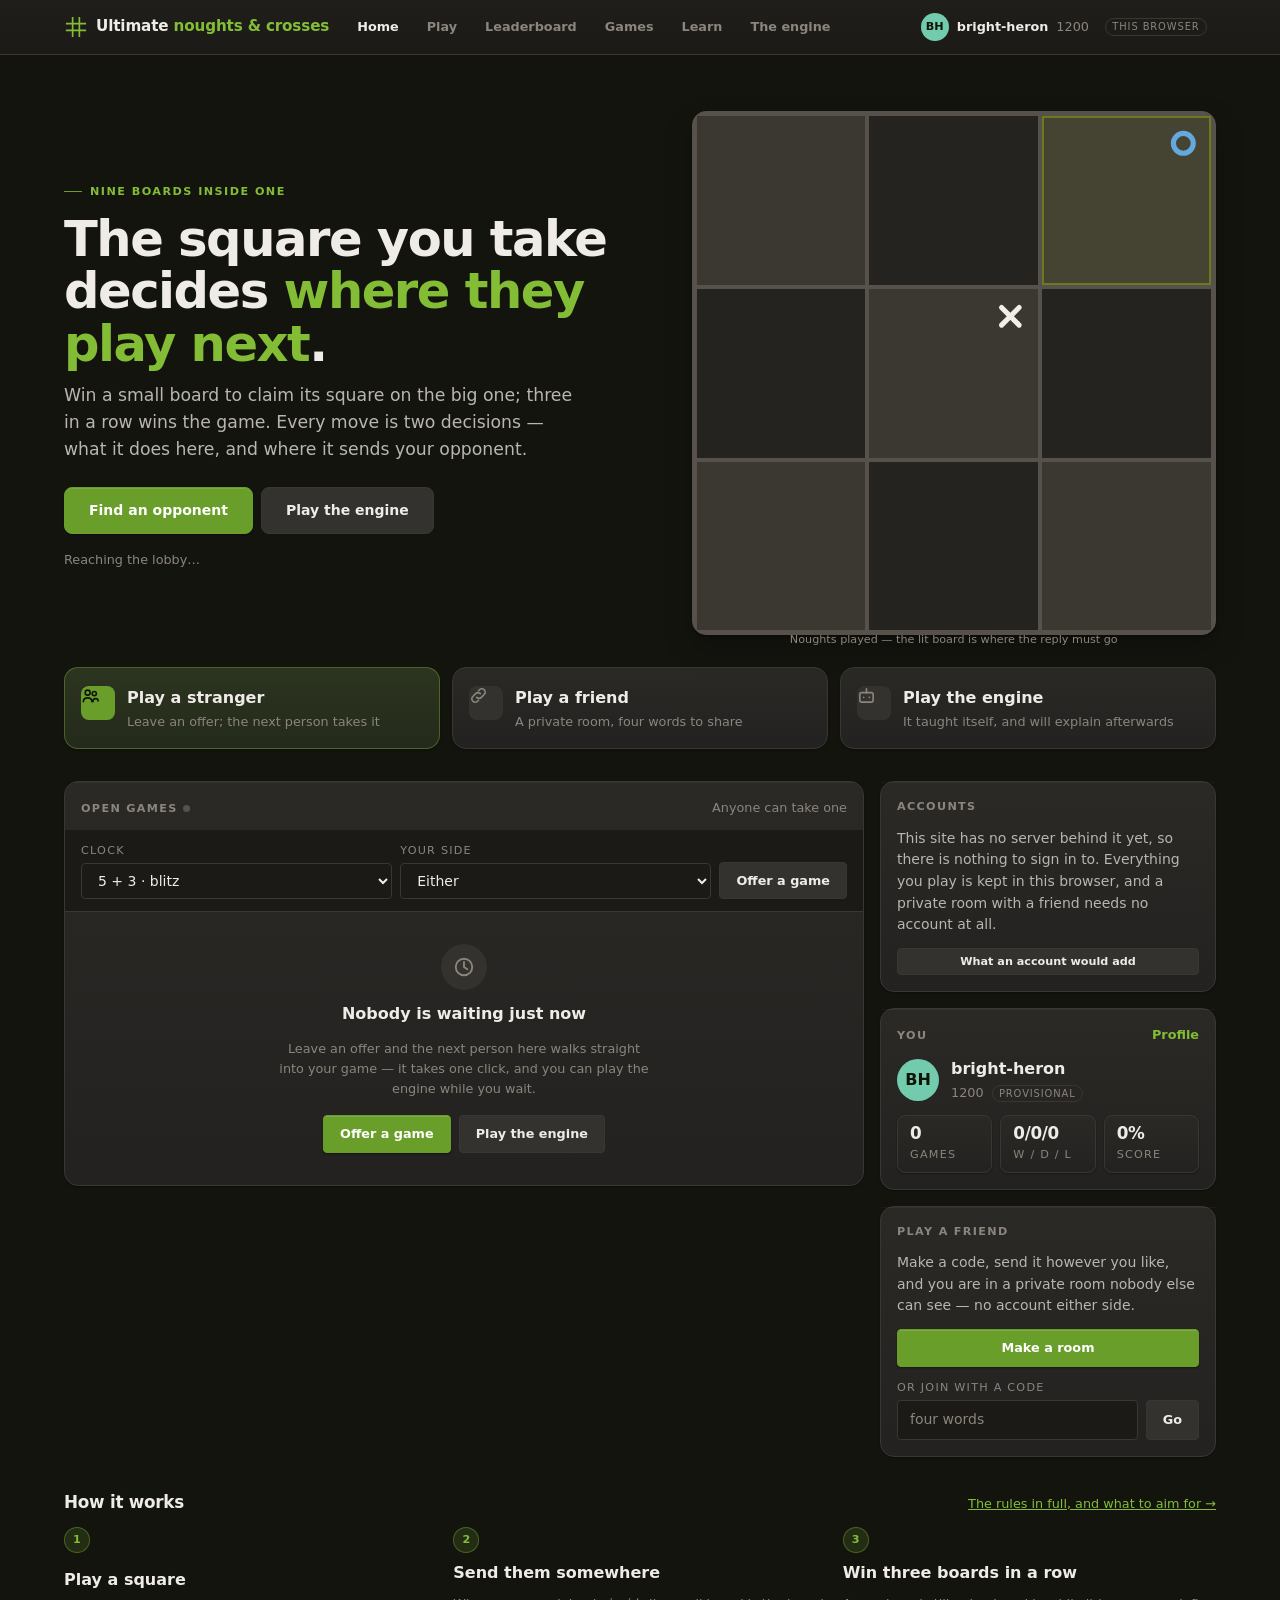
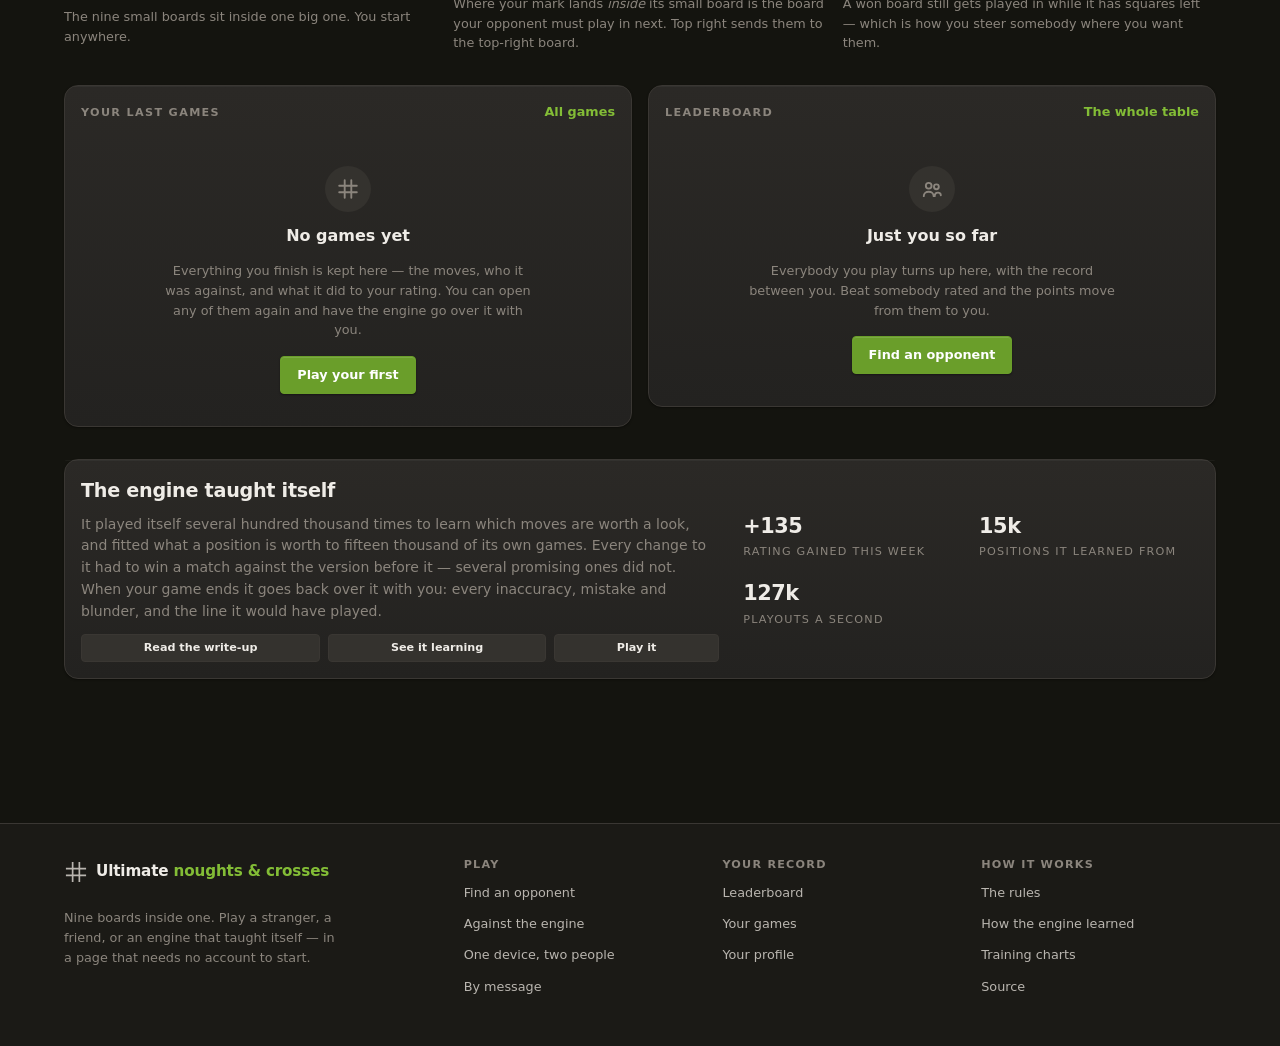
<file: index.html>
<!DOCTYPE html>
<html lang="en">
<head>
<meta charset="UTF-8" />
<meta name="viewport" content="width=device-width, initial-scale=1.0" />
<meta name="description" content="Ultimate noughts and crosses — nine boards inside one. Play a stranger in the open lobby, a friend in a private room, or an engine that taught itself. No account needed to start." />
<meta name="theme-color" content="#14140f" />
<meta property="og:title" content="Ultimate noughts and crosses" />
<meta property="og:description" content="Nine boards inside one. The square you take decides which board your opponent must play in next." />
<meta property="og:type" content="website" />
<title>Ultimate Noughts and Crosses — nine boards inside one</title>
<link rel="stylesheet" href="assets/css/site.css?v=32" />
<link rel="icon" href="data:image/svg+xml,%3Csvg xmlns='http://www.w3.org/2000/svg' viewBox='0 0 100 100'%3E%3Cg stroke='%2383bd36' stroke-width='6' fill='none'%3E%3Cpath d='M36 8v84M64 8v84M8 36h84M8 64h84'/%3E%3C/g%3E%3C/svg%3E" />
</head>
<body data-page="home">
<a class="skip-link" href="#main">Skip to the lobby</a>

<main class="page" id="main">

  <!-- ------------------------------------------------------------- the hero -->
  <section class="hero">
    <div class="hero__text rise">
      <p class="hero__eyebrow">Nine boards inside one</p>
      <h1>The square you take decides <b>where they play next</b>.</h1>
      <p class="hero__lede">Win a small board to claim its square on the big one;
        three in a row wins the game. Every move is two decisions — what it does
        here, and where it sends your opponent.</p>
      <div class="hero__go">
        <button class="btn btn--go btn--big" type="button" data-quick>Find an opponent</button>
        <a class="btn btn--big" href="play.html?mode=computer">Play the engine</a>
      </div>
      <p class="hero__note" data-lobby-status>Reaching the lobby…</p>
    </div>

    <div class="hero__board rise rise-2">
      <div class="hero__grid" data-hero aria-hidden="true"></div>
      <p class="hero__cap" data-hero-cap>A game, playing itself</p>
    </div>
  </section>

  <!-- ------------------------------------------------------ three ways in -->
  <section class="section" style="margin-top:0">
    <div class="ways">
      <button class="pick pick--go" type="button" data-quick>
        <span class="pick__mark" data-icon="people"></span>
        <span><b>Play a stranger</b><span data-ways-lobby>Someone waiting in the lobby, rated</span></span>
      </button>
      <a class="pick" href="play.html?mode=online&amp;host=1">
        <span class="pick__mark" data-icon="link"></span>
        <span><b>Play a friend</b><span>A private room, four words to share</span></span>
      </a>
      <a class="pick" href="play.html?mode=computer">
        <span class="pick__mark" data-icon="robot"></span>
        <span><b>Play the engine</b><span>It taught itself, and will explain afterwards</span></span>
      </a>
    </div>
  </section>

  <!-- ---------------------------------------------------------- the lobby -->
  <div class="cols cols--side section">
    <section class="card card--flush">
      <div class="card__head" style="padding:var(--s-4) var(--s-4) 0">
        <h2><span data-lobby-name>Open games</span>
          <span class="dot dot--off" data-lobby-dot></span>
          <span data-lobby-count class="quiet"></span></h2>
        <span class="quiet" style="font-size:.8rem">Anyone can take one</span>
      </div>

      <div class="lobbybar">
        <div>
          <label class="lbl" for="seek-tc">Clock</label>
          <select id="seek-tc" data-seek-tc>
            <option value="0">No clock</option>
            <option value="60+0">1 + 0 · bullet</option>
            <option value="180+2">3 + 2 · blitz</option>
            <option value="300+3" selected>5 + 3 · blitz</option>
            <option value="600+0">10 + 0 · rapid</option>
            <option value="move:300">5 minutes a move</option>
          </select>
        </div>
        <div>
          <label class="lbl" for="seek-side">Your side</label>
          <select id="seek-side" data-seek-side>
            <option value="either" selected>Either</option>
            <option value="X">Crosses, first</option>
            <option value="O">Noughts, second</option>
          </select>
        </div>
        <button class="btn" type="button" data-offer>Offer a game</button>
      </div>

      <div class="scroll">
        <table class="tbl" data-seeks-table hidden>
          <thead><tr>
            <th>Player</th><th class="num">Rating</th><th>Clock</th>
            <th>Side</th><th>Waiting</th><th></th>
          </tr></thead>
          <tbody data-seeks></tbody>
        </table>
      </div>
      <div data-seeks-empty></div>
    </section>

    <div class="stack">
      <section class="card" data-account hidden>
        <div class="card__head"><h2 data-account-head>Your account</h2>
          <span class="quiet" style="font-size:.78rem" data-account-where></span></div>
        <div data-account-body></div>
      </section>

      <section class="card" data-you>
        <div class="card__head"><h2>You</h2><a href="profile.html">Profile</a></div>
        <div data-you-body></div>
      </section>

      <section class="card">
        <div class="card__head"><h2>Play a friend</h2></div>
        <p>Make a code, send it however you like, and you are in a private room
           nobody else can see — no account either side.</p>
        <div class="row-btn">
          <a class="btn btn--go" href="play.html?mode=online&amp;host=1">Make a room</a>
        </div>
        <label class="lbl lbl--spaced" for="join">Or join with a code</label>
        <form class="row-join" data-join-form>
          <input id="join" type="text" data-join-code placeholder="four words" autocomplete="off" />
          <button class="btn" type="submit">Go</button>
        </form>
      </section>
    </div>
  </div>

  <!-- ------------------------------------------------------ how it works -->
  <section class="section">
    <div class="section__head">
      <h2>How it works</h2>
      <p><a href="learn.html">The rules in full, and what to aim for →</a></p>
    </div>
    <div class="steps">
      <div class="step">
        <span class="step__n">1</span>
        <b>Play a square</b>
        <p>The nine small boards sit inside one big one. You start anywhere.</p>
      </div>
      <div class="step">
        <span class="step__n">2</span>
        <b>Send them somewhere</b>
        <p>Where your mark lands <em>inside</em> its small board is the board
           your opponent must play in next. Top right sends them to the top-right
           board.</p>
      </div>
      <div class="step">
        <span class="step__n">3</span>
        <b>Win three boards in a row</b>
        <p>A won board still gets played in while it has squares left — which is
           how you steer somebody where you want them.</p>
      </div>
    </div>
  </section>

  <!-- --------------------------------------------------- record and ladder -->
  <div class="cols cols--2 section">
    <section class="card card--flush">
      <div class="card__head" style="padding:var(--s-4) var(--s-4) 0">
        <h2>Your last games</h2><a href="games.html">All games</a>
      </div>
      <div class="scroll"><table class="tbl"><tbody data-recent></tbody></table></div>
      <div data-recent-empty></div>
    </section>

    <section class="card card--flush">
      <div class="card__head" style="padding:var(--s-4) var(--s-4) 0">
        <h2><span data-top-name>Leaderboard</span></h2>
        <a href="leaderboard.html">The whole table</a>
      </div>
      <div class="scroll"><table class="tbl"><tbody data-top></tbody></table></div>
      <div data-top-empty></div>
    </section>
  </div>

  <!-- ------------------------------------------------------------ the engine -->
  <section class="section">
    <div class="card engine-strip">
      <div>
        <h2 style="margin:0 0 var(--s-2);font-size:1.2rem">The engine taught itself</h2>
        <p style="color:var(--text-dim)">It played itself several hundred thousand
          times to learn which moves are worth a look, and fitted what a position
          is worth to fifteen thousand of its own games. Every change to it had to
          win a match against the version before it — several promising ones did
          not. When your game ends it goes back over it with you: every
          inaccuracy, mistake and blunder, and the line it would have played.</p>
        <div class="row-btn">
          <a class="btn btn--slim" href="paper.html">Read the write-up</a>
          <a class="btn btn--slim" href="progress.html">See it learning</a>
          <a class="btn btn--slim" href="play.html?mode=computer">Play it</a>
        </div>
      </div>
      <div class="facts facts--three" style="border:0;padding:0">
        <div class="fact"><b>+135</b><span>rating gained this week</span></div>
        <div class="fact"><b>15k</b><span>positions it learned from</span></div>
        <div class="fact"><b>127k</b><span>playouts a second</span></div>
      </div>
    </div>
  </section>

</main>

<script src="assets/js/config.js?v=32"></script>
<script src="assets/js/account.js?v=32"></script>
<script src="assets/js/player.js?v=32"></script>
<script src="assets/js/archive.js?v=32"></script>
<script src="assets/js/site.js?v=32"></script>
<script src="assets/js/net.js?v=32"></script>
<script src="assets/js/live.js?v=32"></script>
<script src="assets/js/lobby.js?v=32"></script>
<script src="assets/js/home.js?v=32" defer></script>
</body>
</html>
</file>
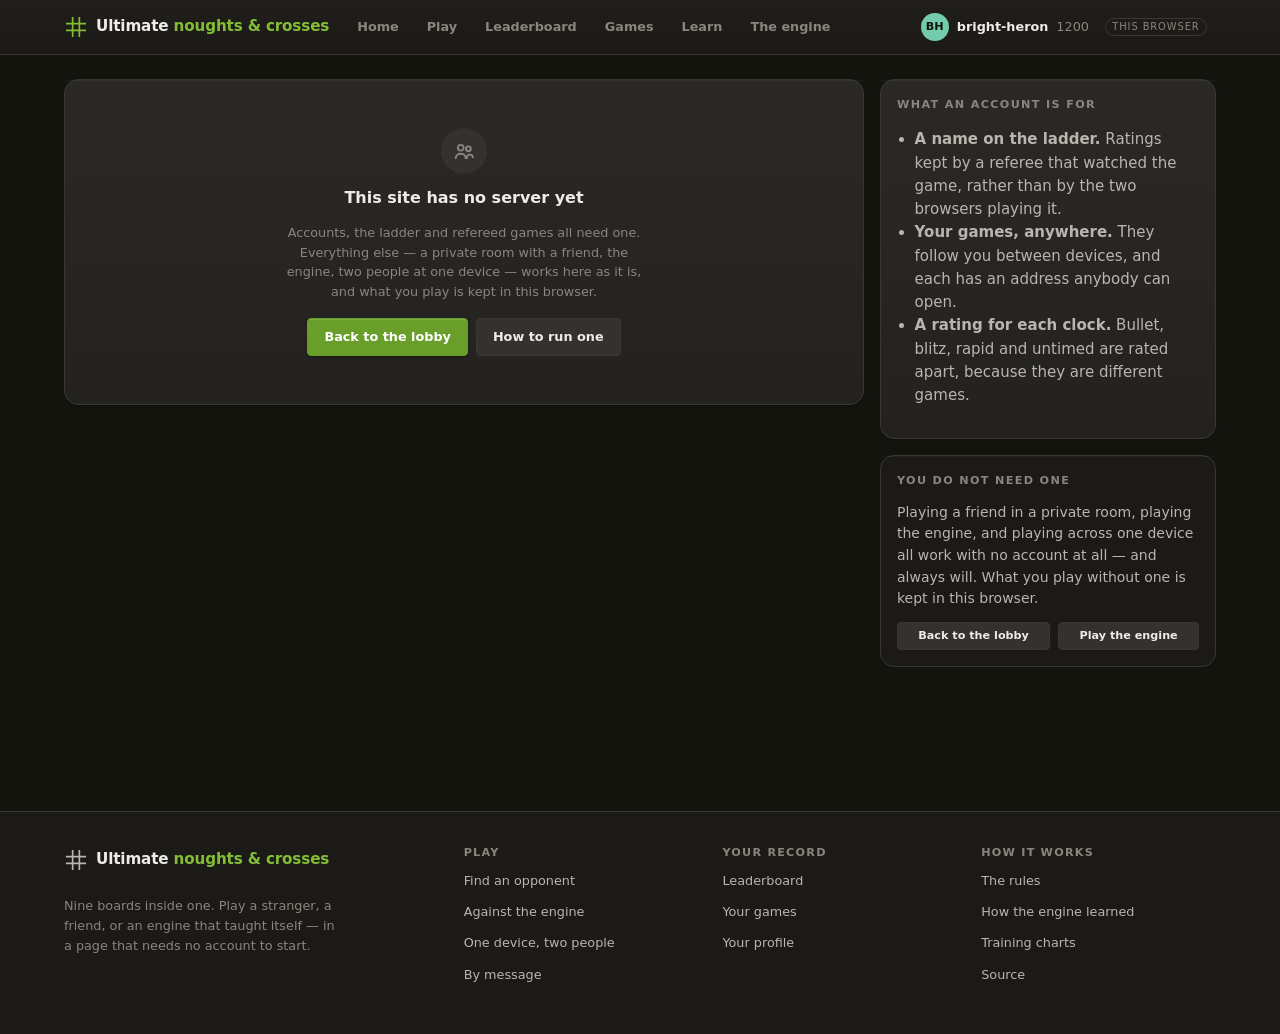
<file: account.html>
<!DOCTYPE html>
<html lang="en">
<head>
<meta charset="UTF-8" />
<meta name="viewport" content="width=device-width, initial-scale=1.0" />
<meta name="description" content="Make an account: a name on the ladder, your games kept, and a referee neither player can argue with." />
<meta name="theme-color" content="#14140f" />
<title>Account · Ultimate Noughts and Crosses</title>
<link rel="stylesheet" href="assets/css/site.css?v=32" />
<link rel="icon" href="data:image/svg+xml,%3Csvg xmlns='http://www.w3.org/2000/svg' viewBox='0 0 100 100'%3E%3Cg stroke='%2383bd36' stroke-width='6' fill='none'%3E%3Cpath d='M36 8v84M64 8v84M8 36h84M8 64h84'/%3E%3C/g%3E%3C/svg%3E" />
</head>
<body data-page="account">
<a class="skip-link" href="#main">Skip to the form</a>

<main class="page" id="main">
  <div class="cols cols--side">

    <section class="card" data-box>
      <div class="tabs" data-tabs>
        <button class="tab tab--on" type="button" data-tab="join">Create an account</button>
        <button class="tab" type="button" data-tab="in">Sign in</button>
      </div>
      <div data-form></div>
      <p class="netline" data-said></p>
    </section>

    <div class="stack">
      <section class="card">
        <div class="card__head"><h2>What an account is for</h2></div>
        <ul class="learn__list" style="padding-left:1.1rem">
          <li><b>A name on the ladder.</b> Ratings kept by a referee that watched
              the game, rather than by the two browsers playing it.</li>
          <li><b>Your games, anywhere.</b> They follow you between devices, and
              each has an address anybody can open.</li>
          <li><b>A rating for each clock.</b> Bullet, blitz, rapid and untimed are
              rated apart, because they are different games.</li>
        </ul>
      </section>

      <section class="card card--quiet">
        <div class="card__head"><h2>You do not need one</h2></div>
        <p>Playing a friend in a private room, playing the engine, and playing
           across one device all work with no account at all — and always will.
           What you play without one is kept in this browser.</p>
        <div class="row-btn">
          <a class="btn btn--slim" href="index.html">Back to the lobby</a>
          <a class="btn btn--slim" href="play.html?mode=computer">Play the engine</a>
        </div>
      </section>
    </div>
  </div>
</main>

<script src="assets/js/config.js?v=32"></script>
<script src="assets/js/account.js?v=32"></script>
<script src="assets/js/player.js?v=32"></script>
<script src="assets/js/archive.js?v=32"></script>
<script src="assets/js/site.js?v=32"></script>
<script src="assets/js/join.js?v=32" defer></script>
</body>
</html>
</file>
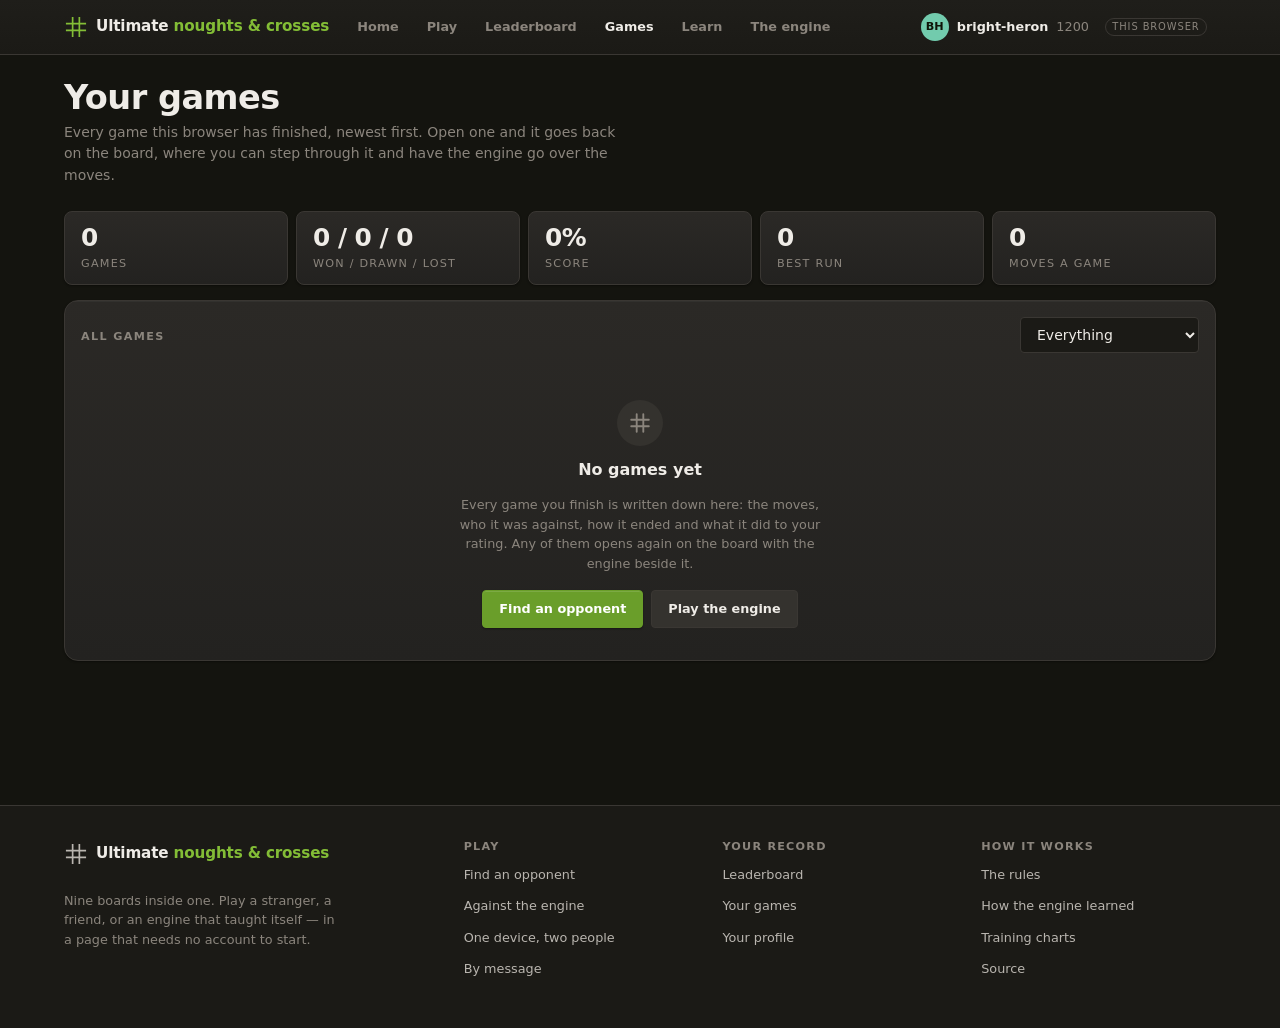
<file: games.html>
<!DOCTYPE html>
<html lang="en">
<head>
<meta charset="UTF-8" />
<meta name="viewport" content="width=device-width, initial-scale=1.0" />
<meta name="description" content="Every game you have played, with the engine's verdict a click away." />
<meta name="theme-color" content="#161512" />
<title>Games · Ultimate Noughts and Crosses</title>
<link rel="stylesheet" href="assets/css/site.css?v=32" />
<link rel="icon" href="data:image/svg+xml,%3Csvg xmlns='http://www.w3.org/2000/svg' viewBox='0 0 100 100'%3E%3Cg stroke='%23629924' stroke-width='6' fill='none'%3E%3Cpath d='M36 8v84M64 8v84M8 36h84M8 64h84'/%3E%3C/g%3E%3C/svg%3E" />
</head>
<body data-page="games">
<main class="page" id="main">
  <div class="page__head">
    <h1>Your games</h1>
    <p>Every game this browser has finished, newest first. Open one and it goes
       back on the board, where you can step through it and have the engine go
       over the moves.</p>
  </div>

  <div class="tabs" data-tabs hidden>
    <button class="tab" type="button" data-tab="server">Your account</button>
    <button class="tab" type="button" data-tab="local">This browser</button>
  </div>

  <div class="tiles" data-tiles></div>

  <section class="card card--flush" style="margin-top:.9rem">
    <div class="card__head" style="padding:1rem 1rem .2rem">
      <h2>All games</h2>
      <span>
        <select data-filter style="width:auto;display:inline-block">
          <option value="all">Everything</option>
          <option value="online">Online only</option>
          <option value="rated">Rated only</option>
          <option value="computer">Against the engine</option>
          <option value="win">Won</option>
          <option value="loss">Lost</option>
        </select>
      </span>
    </div>
    <div class="scroll" data-table-box>
      <table class="tbl">
        <thead><tr>
          <th></th><th>Opponent</th><th>You were</th><th>Moves</th>
          <th class="num">Rating</th><th>Ended</th><th>When</th><th></th>
        </tr></thead>
        <tbody data-rows></tbody>
      </table>
    </div>
    <div data-empty></div>
    <div class="row-btn" style="padding:var(--s-3)" data-tools>
      <button class="btn btn--slim" type="button" data-export>Copy them all as text</button>
      <button class="btn btn--slim" type="button" data-forget>Delete my record</button>
    </div>
  </section>
</main>

<script src="assets/js/config.js?v=32"></script>
<script src="assets/js/account.js?v=32"></script>
<script src="assets/js/player.js?v=32"></script>
<script src="assets/js/archive.js?v=32"></script>
<script src="assets/js/site.js?v=32"></script>
<script src="assets/js/games.js?v=32" defer></script>
</body>
</html>
</file>
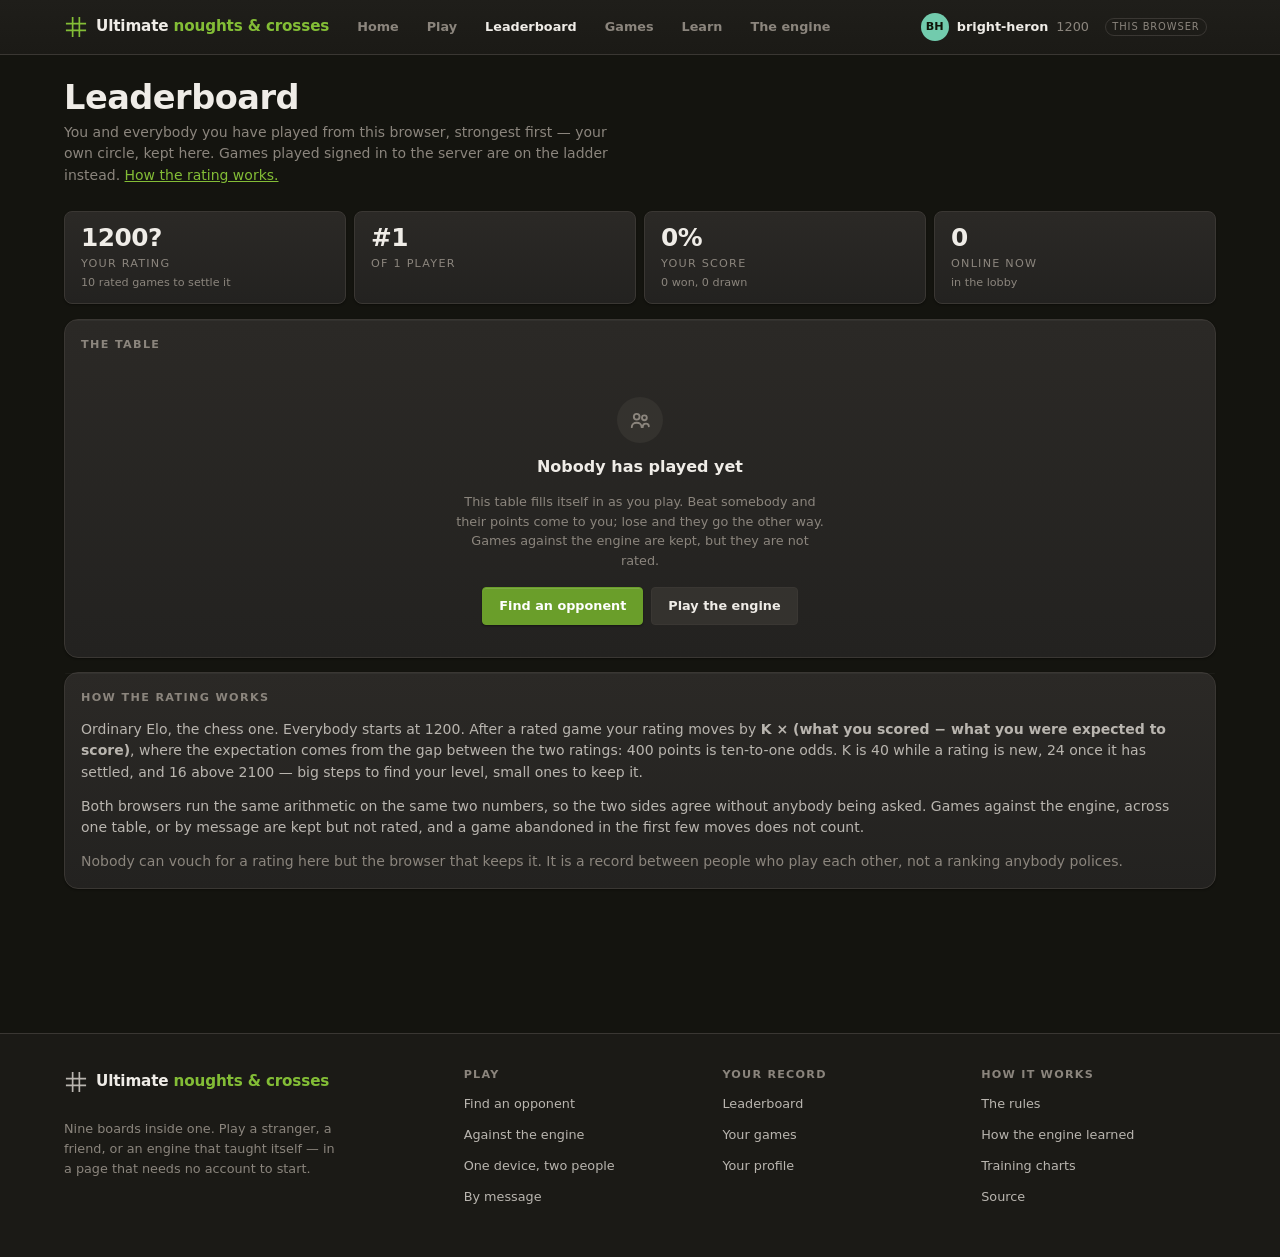
<file: leaderboard.html>
<!DOCTYPE html>
<html lang="en">
<head>
<meta charset="UTF-8" />
<meta name="viewport" content="width=device-width, initial-scale=1.0" />
<meta name="description" content="The rating table: you and everybody you have played, strongest first." />
<meta name="theme-color" content="#161512" />
<title>Leaderboard · Ultimate Noughts and Crosses</title>
<link rel="stylesheet" href="assets/css/site.css?v=32" />
<link rel="icon" href="data:image/svg+xml,%3Csvg xmlns='http://www.w3.org/2000/svg' viewBox='0 0 100 100'%3E%3Cg stroke='%23629924' stroke-width='6' fill='none'%3E%3Cpath d='M36 8v84M64 8v84M8 36h84M8 64h84'/%3E%3C/g%3E%3C/svg%3E" />
</head>
<body data-page="board">
<main class="page" id="main">
  <div class="page__head">
    <h1>Leaderboard</h1>
    <p data-blurb>You and everybody you have played, strongest first.
       <a href="#how">How the rating works.</a></p>
  </div>

  <div class="tabs" data-tabs hidden>
    <button class="tab" type="button" data-tab="server">The ladder</button>
    <button class="tab" type="button" data-tab="local">Your circle</button>
  </div>
  <div class="tabs" data-kinds hidden style="margin-left:var(--s-2)">
    <button class="tab" type="button" data-kind="overall">Overall</button>
    <button class="tab" type="button" data-kind="bullet">Bullet</button>
    <button class="tab" type="button" data-kind="blitz">Blitz</button>
    <button class="tab" type="button" data-kind="rapid">Rapid</button>
    <button class="tab" type="button" data-kind="untimed">Untimed</button>
  </div>

  <div class="tiles" data-tiles></div>

  <section class="card card--flush" style="margin-top:.9rem">
    <div class="card__head" style="padding:1rem 1rem 0">
      <h2>The table</h2>
      <span class="quiet" style="font-size:.76rem" data-live-note></span>
    </div>
    <div class="scroll" data-table-box>
      <table class="tbl">
        <thead><tr>
          <th class="num">#</th><th>Player</th><th class="num">Rating</th>
          <th class="num">Games</th><th class="num">W</th><th class="num">D</th>
          <th class="num">L</th><th class="num">Score</th><th>Last seen</th>
        </tr></thead>
        <tbody data-table></tbody>
      </table>
    </div>
    <div data-empty></div>
  </section>

  <section class="card" style="margin-top:.9rem" id="how">
    <div class="card__head"><h2>How the rating works</h2></div>
    <p>Ordinary Elo, the chess one. Everybody starts at 1200. After a rated game
       your rating moves by <b>K × (what you scored − what you were expected to
       score)</b>, where the expectation comes from the gap between the two
       ratings: 400 points is ten-to-one odds. K is 40 while a rating is new,
       24 once it has settled, and 16 above 2100 — big steps to find your level,
       small ones to keep it.</p>
    <p>Both browsers run the same arithmetic on the same two numbers, so the two
       sides agree without anybody being asked. Games against the engine, across
       one table, or by message are kept but not rated, and a game abandoned in
       the first few moves does not count.</p>
    <p class="netline">Nobody can vouch for a rating here but the browser that
       keeps it. It is a record between people who play each other, not a
       ranking anybody polices.</p>
  </section>
</main>

<script src="assets/js/config.js?v=32"></script>
<script src="assets/js/account.js?v=32"></script>
<script src="assets/js/player.js?v=32"></script>
<script src="assets/js/archive.js?v=32"></script>
<script src="assets/js/site.js?v=32"></script>
<script src="assets/js/live.js?v=32"></script>
<script src="assets/js/lobby.js?v=32"></script>
<script src="assets/js/leaderboard.js?v=32" defer></script>
</body>
</html>
</file>
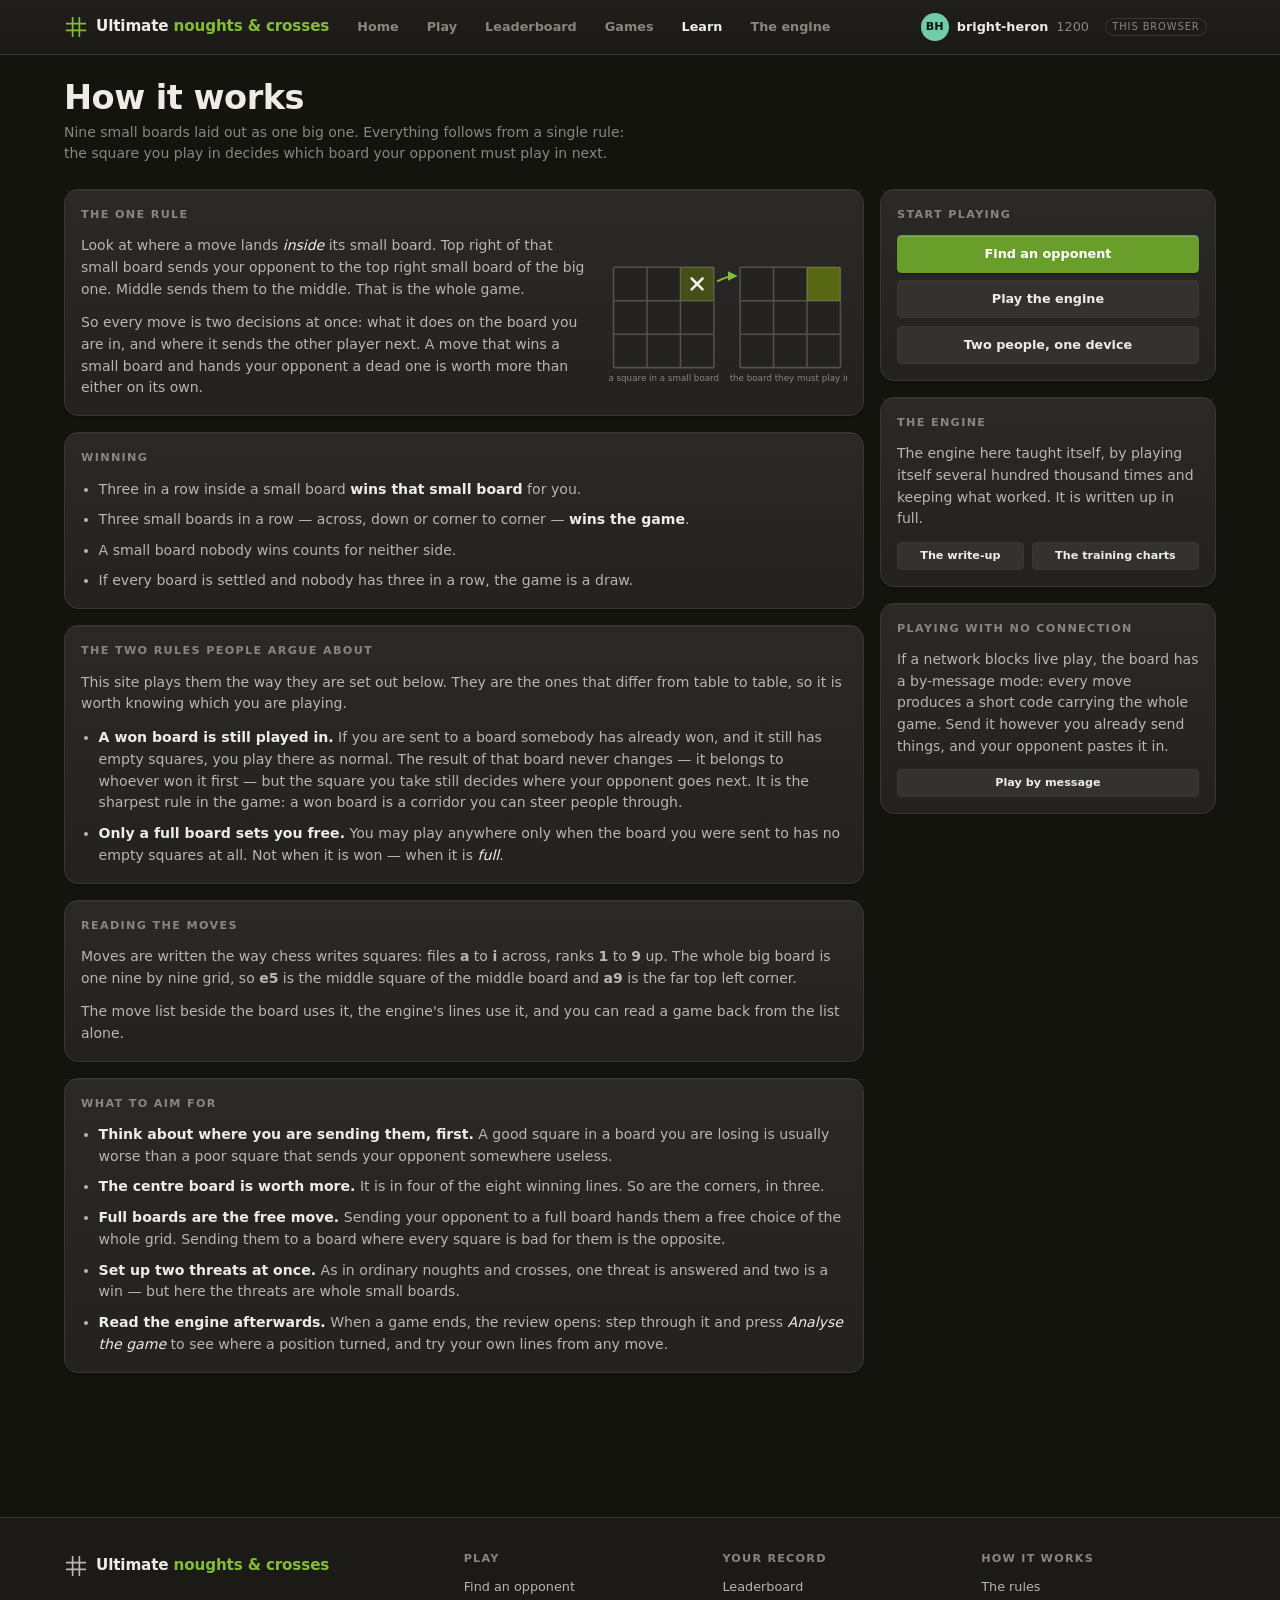
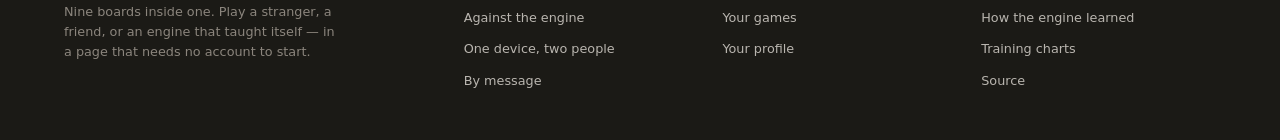
<file: learn.html>
<!DOCTYPE html>
<html lang="en">
<head>
<meta charset="UTF-8" />
<meta name="viewport" content="width=device-width, initial-scale=1.0" />
<meta name="description" content="The rules of ultimate noughts and crosses, the notation, and what to aim for once you know them." />
<meta name="theme-color" content="#161512" />
<title>Learn · Ultimate Noughts and Crosses</title>
<link rel="stylesheet" href="assets/css/site.css?v=32" />
<link rel="stylesheet" href="assets/css/learn.css?v=32" />
<link rel="icon" href="data:image/svg+xml,%3Csvg xmlns='http://www.w3.org/2000/svg' viewBox='0 0 100 100'%3E%3Cg stroke='%23629924' stroke-width='6' fill='none'%3E%3Cpath d='M36 8v84M64 8v84M8 36h84M8 64h84'/%3E%3C/g%3E%3C/svg%3E" />
</head>
<body data-page="learn">
<main class="page" id="main">
  <div class="page__head">
    <h1>How it works</h1>
    <p>Nine small boards laid out as one big one. Everything follows from a
       single rule: the square you play in decides which board your opponent
       must play in next.</p>
  </div>

  <div class="cols cols--side">
    <div class="stack">

      <section class="card">
        <div class="card__head"><h2>The one rule</h2></div>
        <div class="learn__split">
          <div>
            <p>Look at where a move lands <em>inside</em> its small board. Top
               right of that small board sends your opponent to the top right
               small board of the big one. Middle sends them to the middle. That
               is the whole game.</p>
            <p>So every move is two decisions at once: what it does on the board
               you are in, and where it sends the other player next. A move that
               wins a small board and hands your opponent a dead one is worth
               more than either on its own.</p>
          </div>
          <svg viewBox="0 0 220 120" class="diagram" role="img"
               aria-label="A cross played in the top-right square of a small board sends the next move to the top-right board of the big one.">
            <g class="diagram__grid">
              <rect x="6" y="14" width="92" height="92" rx="1"/>
              <path d="M36.7 14v92M67.3 14v92M6 44.7h92M6 75.3h92"/>
              <rect x="122" y="14" width="92" height="92" rx="1"/>
              <path d="M152.7 14v92M183.3 14v92M122 44.7h92M122 75.3h92"/>
            </g>
            <rect class="diagram__here" x="67.3" y="14" width="30.6" height="30.6"/>
            <g class="diagram__mark">
              <path d="M77.6 24.3l10 10M87.6 24.3l-10 10"/>
            </g>
            <rect class="diagram__there" x="183.3" y="14" width="30.6" height="30.6"/>
            <path class="diagram__arrow" d="M101 27c7-4 12-5 17-5" marker-end="url(#tip)"/>
            <defs><marker id="tip" viewBox="0 0 10 10" refX="8" refY="5"
              markerWidth="5" markerHeight="5" orient="auto">
              <path d="M0 0l10 5-10 5z" fill="currentColor"/></marker></defs>
            <text class="diagram__label" x="52" y="118" text-anchor="middle">a square in a small board</text>
            <text class="diagram__label" x="168" y="118" text-anchor="middle">the board they must play in</text>
          </svg>
        </div>
      </section>

      <section class="card">
        <div class="card__head"><h2>Winning</h2></div>
        <ul class="learn__list">
          <li>Three in a row inside a small board <b>wins that small board</b> for you.</li>
          <li>Three small boards in a row — across, down or corner to corner —
              <b>wins the game</b>.</li>
          <li>A small board nobody wins counts for neither side.</li>
          <li>If every board is settled and nobody has three in a row, the game
              is a draw.</li>
        </ul>
      </section>

      <section class="card">
        <div class="card__head"><h2>The two rules people argue about</h2></div>
        <p>This site plays them the way they are set out below. They are the ones
           that differ from table to table, so it is worth knowing which you are
           playing.</p>
        <ul class="learn__list">
          <li><b>A won board is still played in.</b> If you are sent to a board
              somebody has already won, and it still has empty squares, you play
              there as normal. The result of that board never changes — it belongs
              to whoever won it first — but the square you take still decides
              where your opponent goes next. It is the sharpest rule in the game:
              a won board is a corridor you can steer people through.</li>
          <li><b>Only a full board sets you free.</b> You may play anywhere only
              when the board you were sent to has no empty squares at all. Not
              when it is won — when it is <em>full</em>.</li>
        </ul>
      </section>

      <section class="card">
        <div class="card__head"><h2>Reading the moves</h2></div>
        <p>Moves are written the way chess writes squares: files <b>a</b> to
           <b>i</b> across, ranks <b>1</b> to <b>9</b> up. The whole big board is
           one nine by nine grid, so <b>e5</b> is the middle square of the middle
           board and <b>a9</b> is the far top left corner.</p>
        <p>The move list beside the board uses it, the engine's lines use it, and
           you can read a game back from the list alone.</p>
      </section>

      <section class="card">
        <div class="card__head"><h2>What to aim for</h2></div>
        <ul class="learn__list">
          <li><b>Think about where you are sending them, first.</b> A good square
              in a board you are losing is usually worse than a poor square that
              sends your opponent somewhere useless.</li>
          <li><b>The centre board is worth more.</b> It is in four of the eight
              winning lines. So are the corners, in three.</li>
          <li><b>Full boards are the free move.</b> Sending your opponent to a
              full board hands them a free choice of the whole grid. Sending them
              to a board where every square is bad for them is the opposite.</li>
          <li><b>Set up two threats at once.</b> As in ordinary noughts and
              crosses, one threat is answered and two is a win — but here the
              threats are whole small boards.</li>
          <li><b>Read the engine afterwards.</b> When a game ends, the review
              opens: step through it and press <em>Analyse the game</em> to see
              where a position turned, and try your own lines from any move.</li>
        </ul>
      </section>
    </div>

    <div class="stack">
      <section class="card">
        <div class="card__head"><h2>Start playing</h2></div>
        <div class="row-btn">
          <a class="btn btn--go" href="index.html">Find an opponent</a>
        </div>
        <div class="row-btn" style="margin-top:.45rem">
          <a class="btn" href="play.html?mode=computer">Play the engine</a>
          <a class="btn" href="play.html?mode=local">Two people, one device</a>
        </div>
      </section>
      <section class="card">
        <div class="card__head"><h2>The engine</h2></div>
        <p>The engine here taught itself, by playing itself several hundred
           thousand times and keeping what worked. It is written up in full.</p>
        <div class="row-btn">
          <a class="btn btn--slim" href="paper.html">The write-up</a>
          <a class="btn btn--slim" href="progress.html">The training charts</a>
        </div>
      </section>
      <section class="card">
        <div class="card__head"><h2>Playing with no connection</h2></div>
        <p>If a network blocks live play, the board has a by-message mode: every
           move produces a short code carrying the whole game. Send it however you
           already send things, and your opponent pastes it in.</p>
        <div class="row-btn">
          <a class="btn btn--slim" href="play.html?mode=post">Play by message</a>
        </div>
      </section>
    </div>
  </div>
</main>

<script src="assets/js/config.js?v=32"></script>
<script src="assets/js/account.js?v=32"></script>
<script src="assets/js/player.js?v=32"></script>
<script src="assets/js/site.js?v=32"></script>
</body>
</html>
</file>
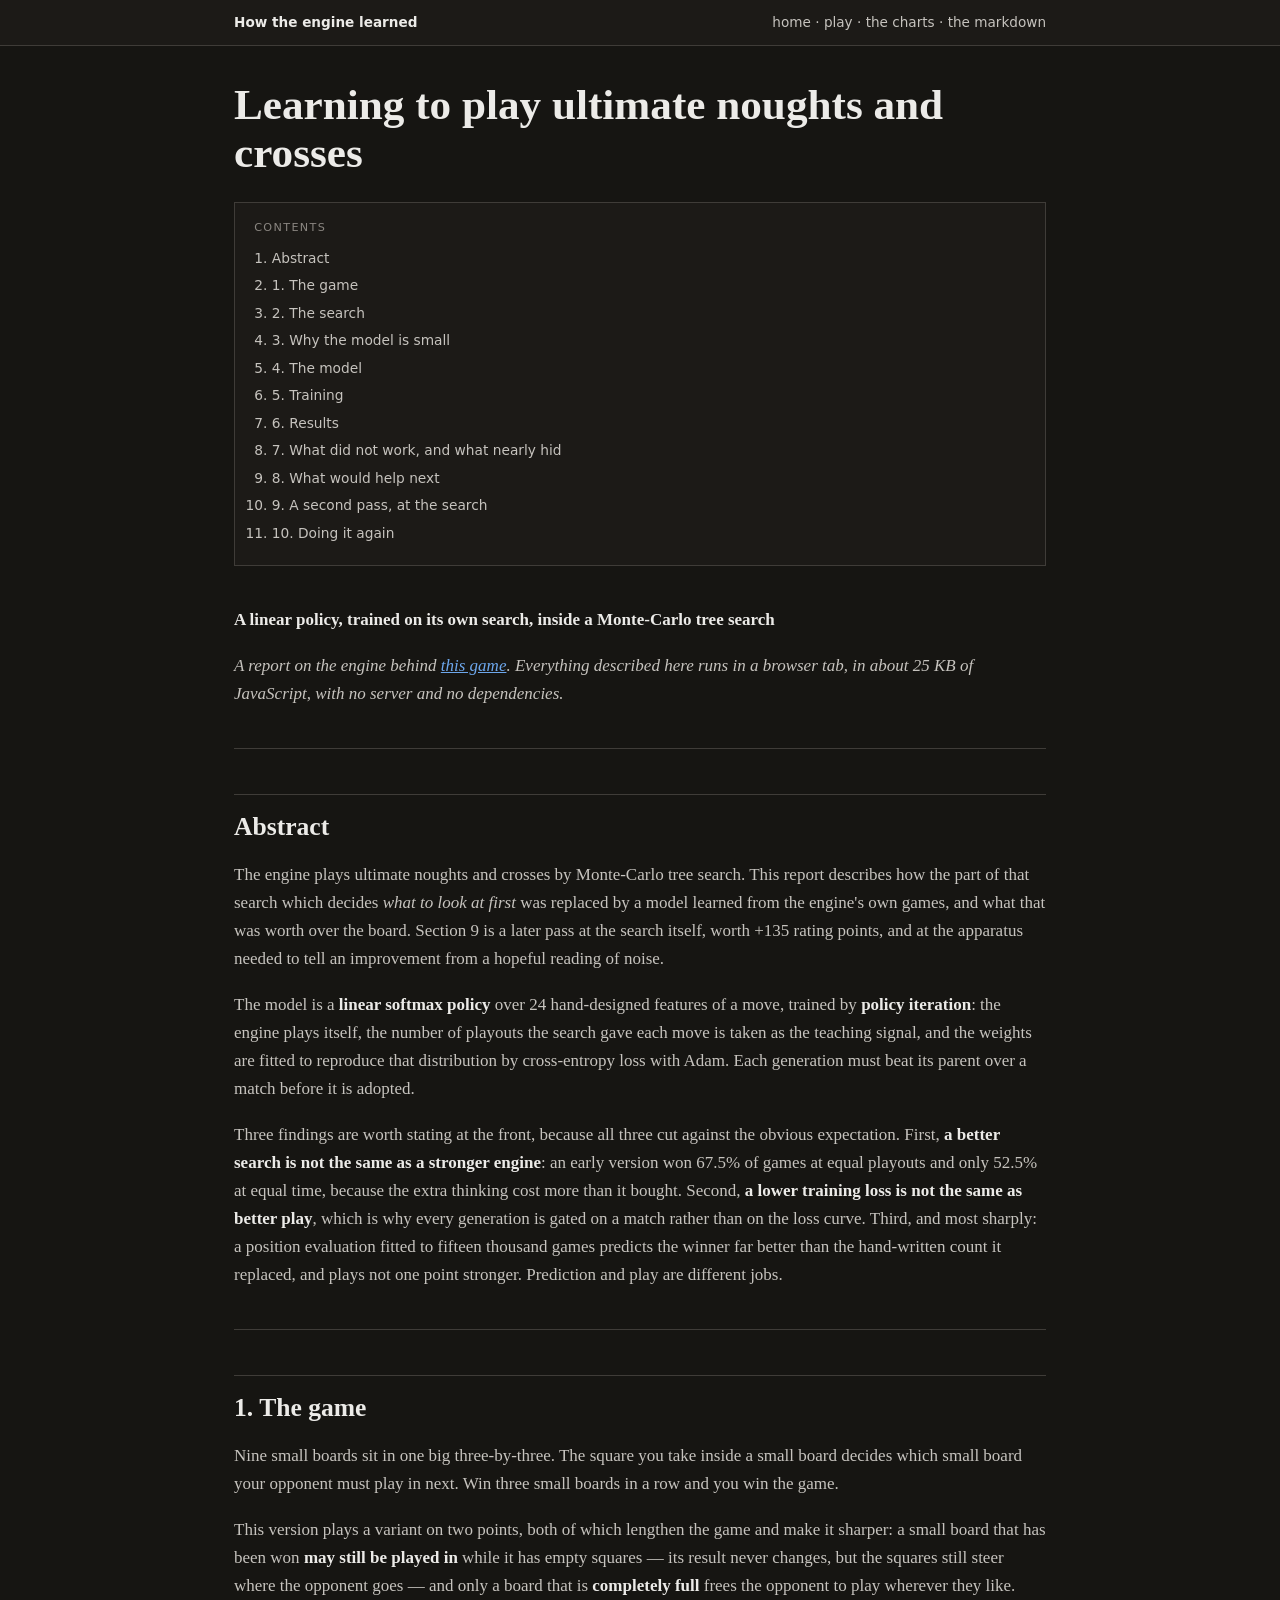
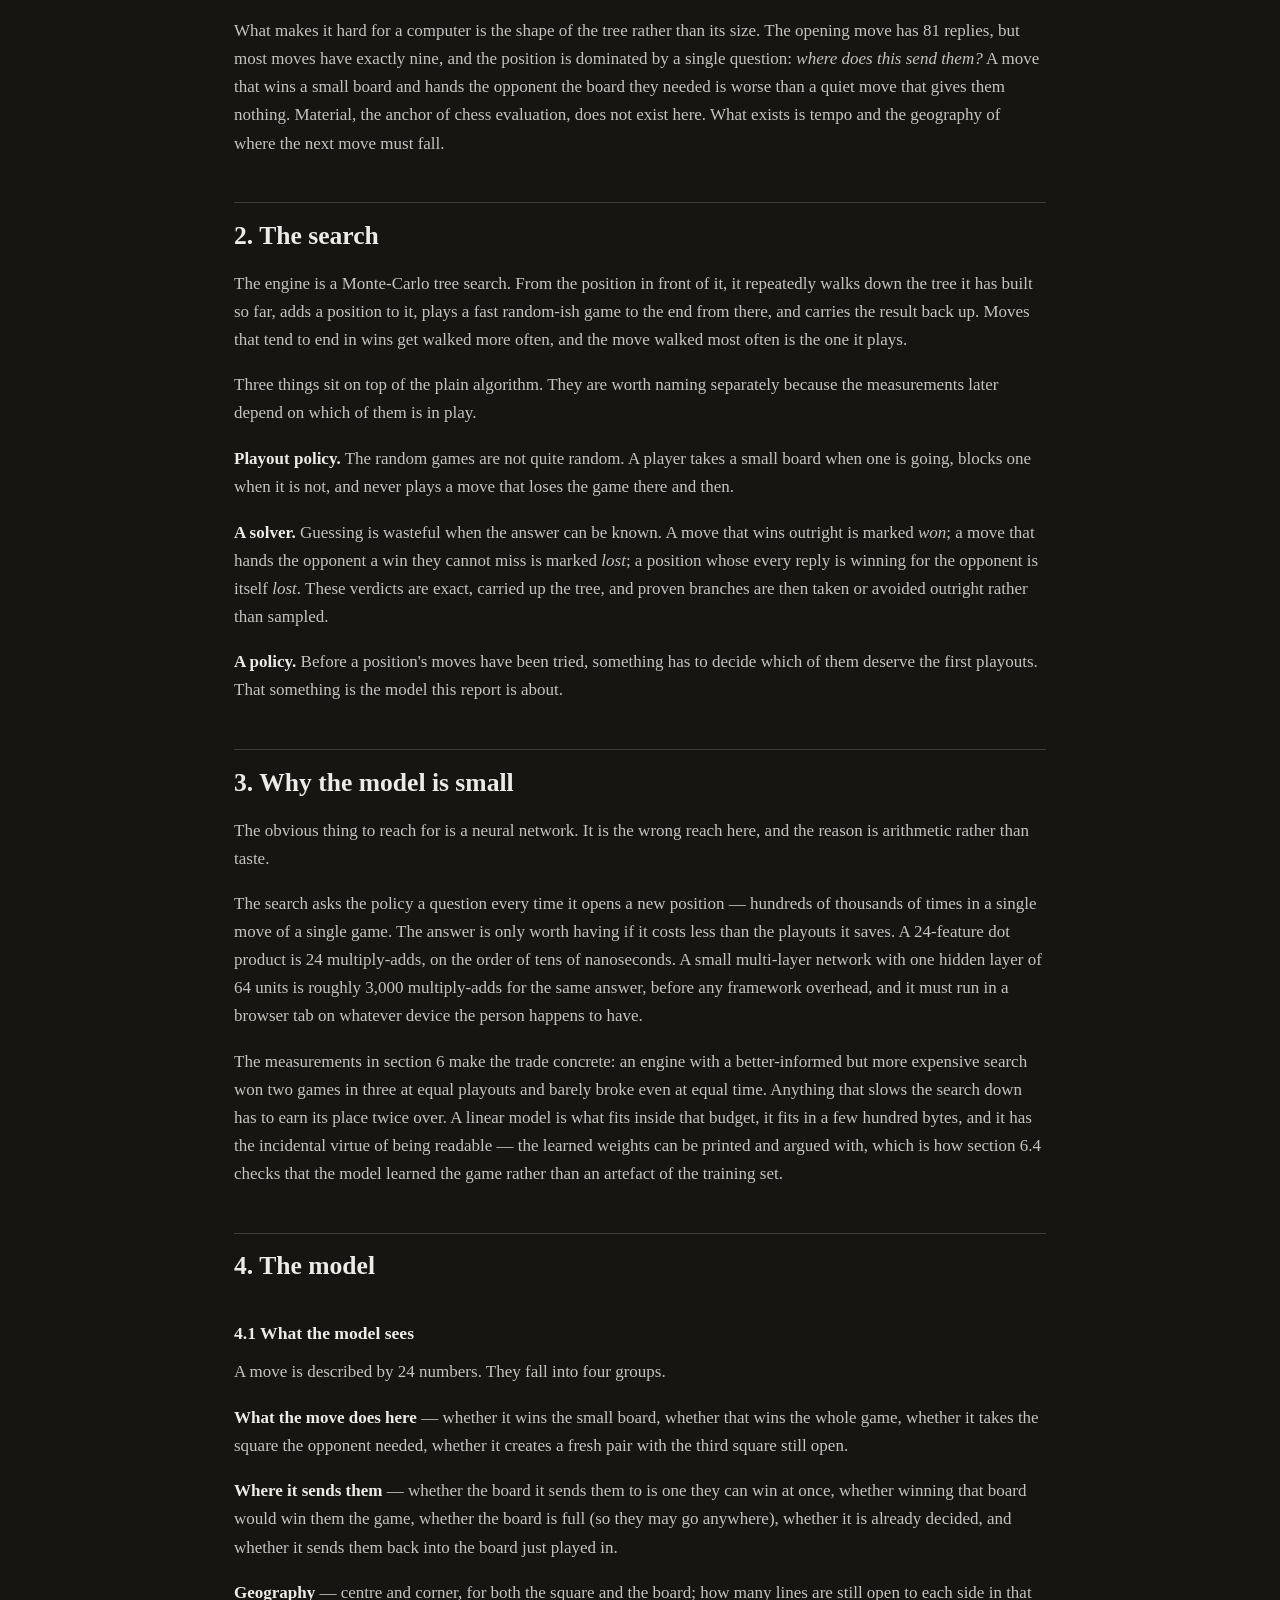
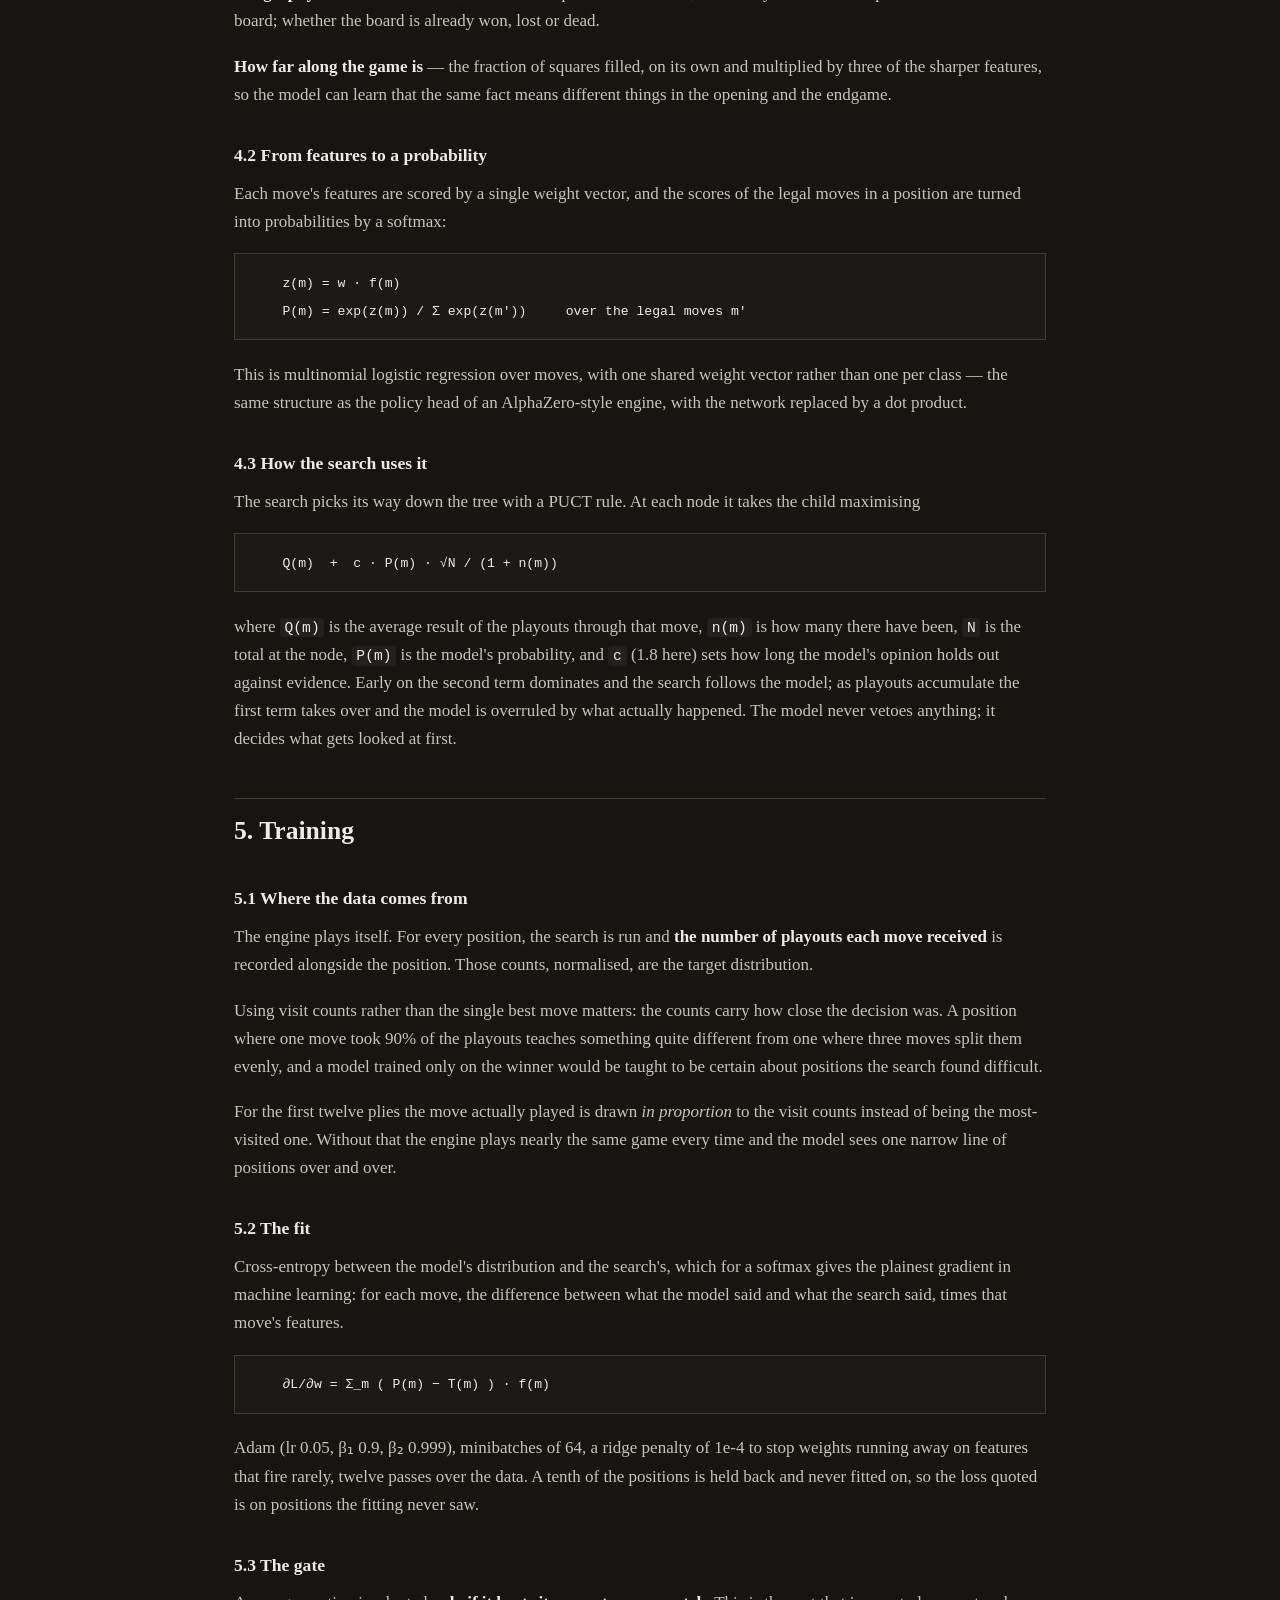
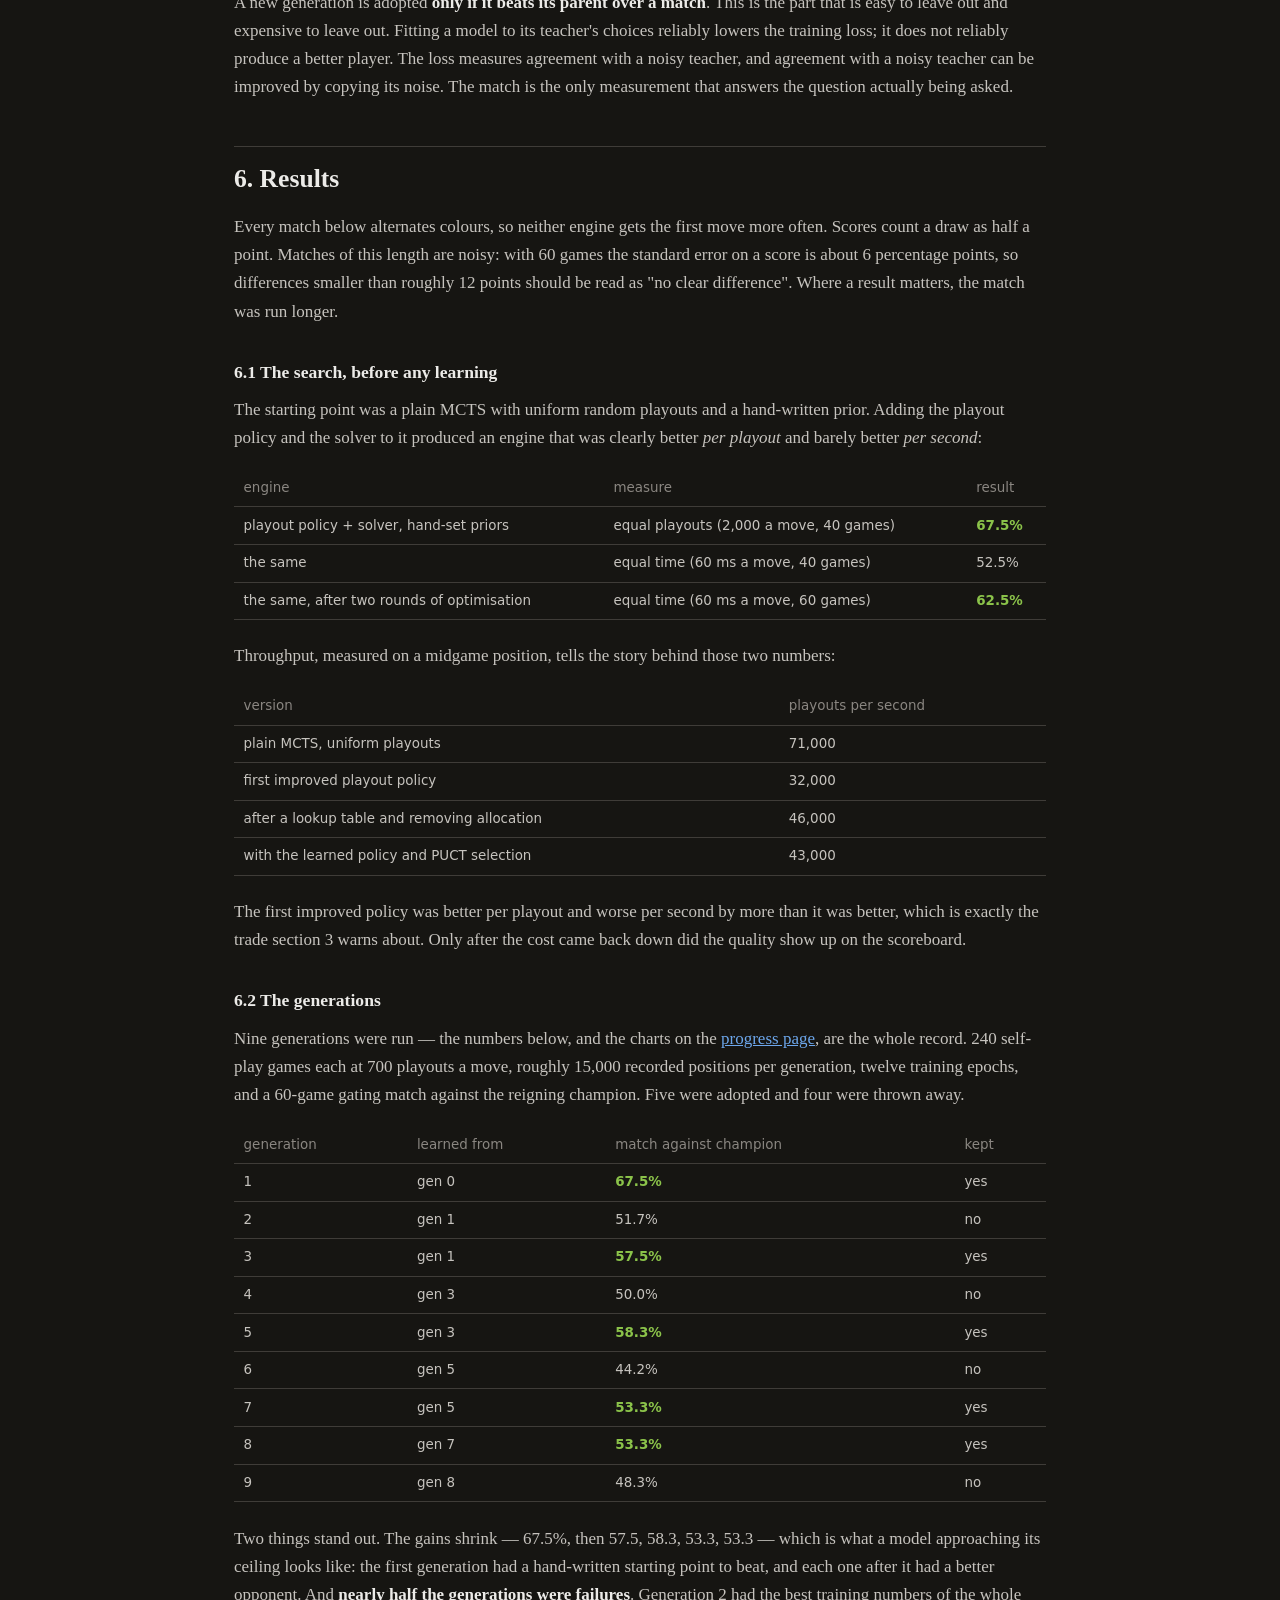
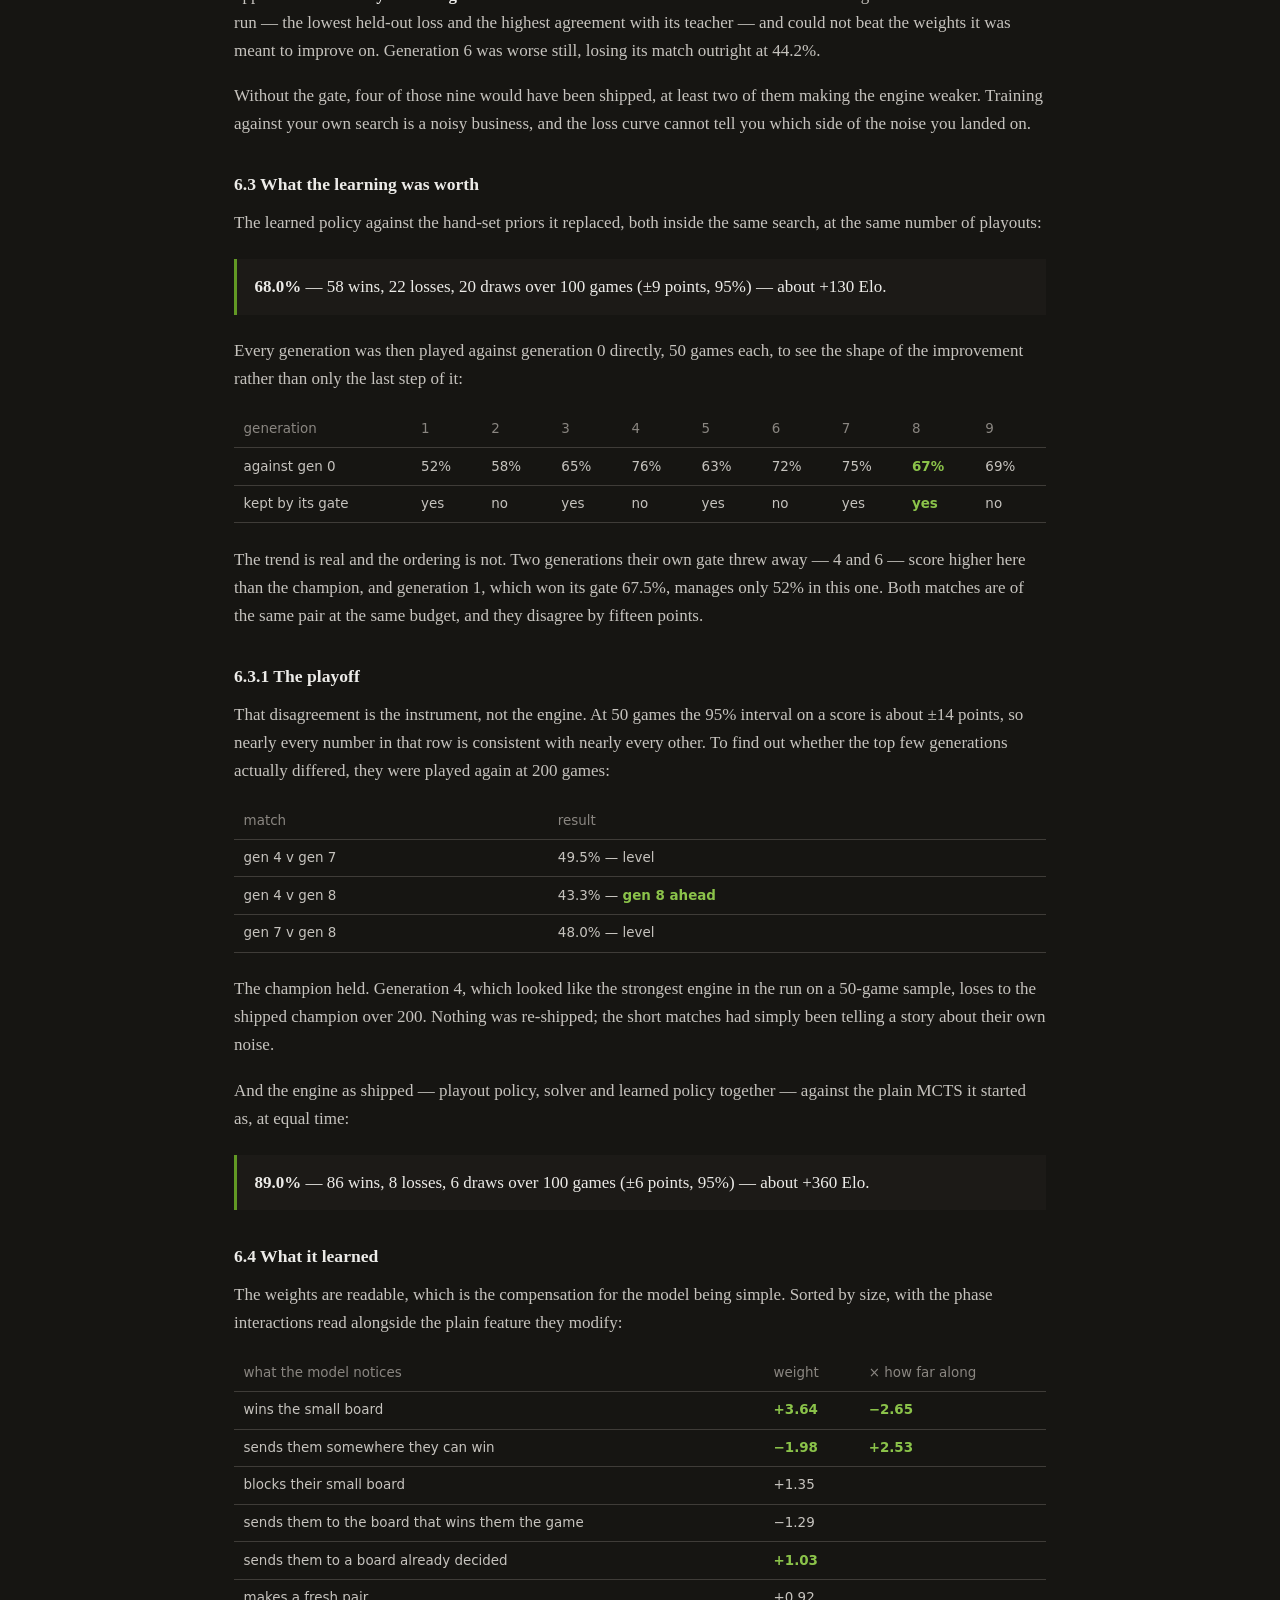
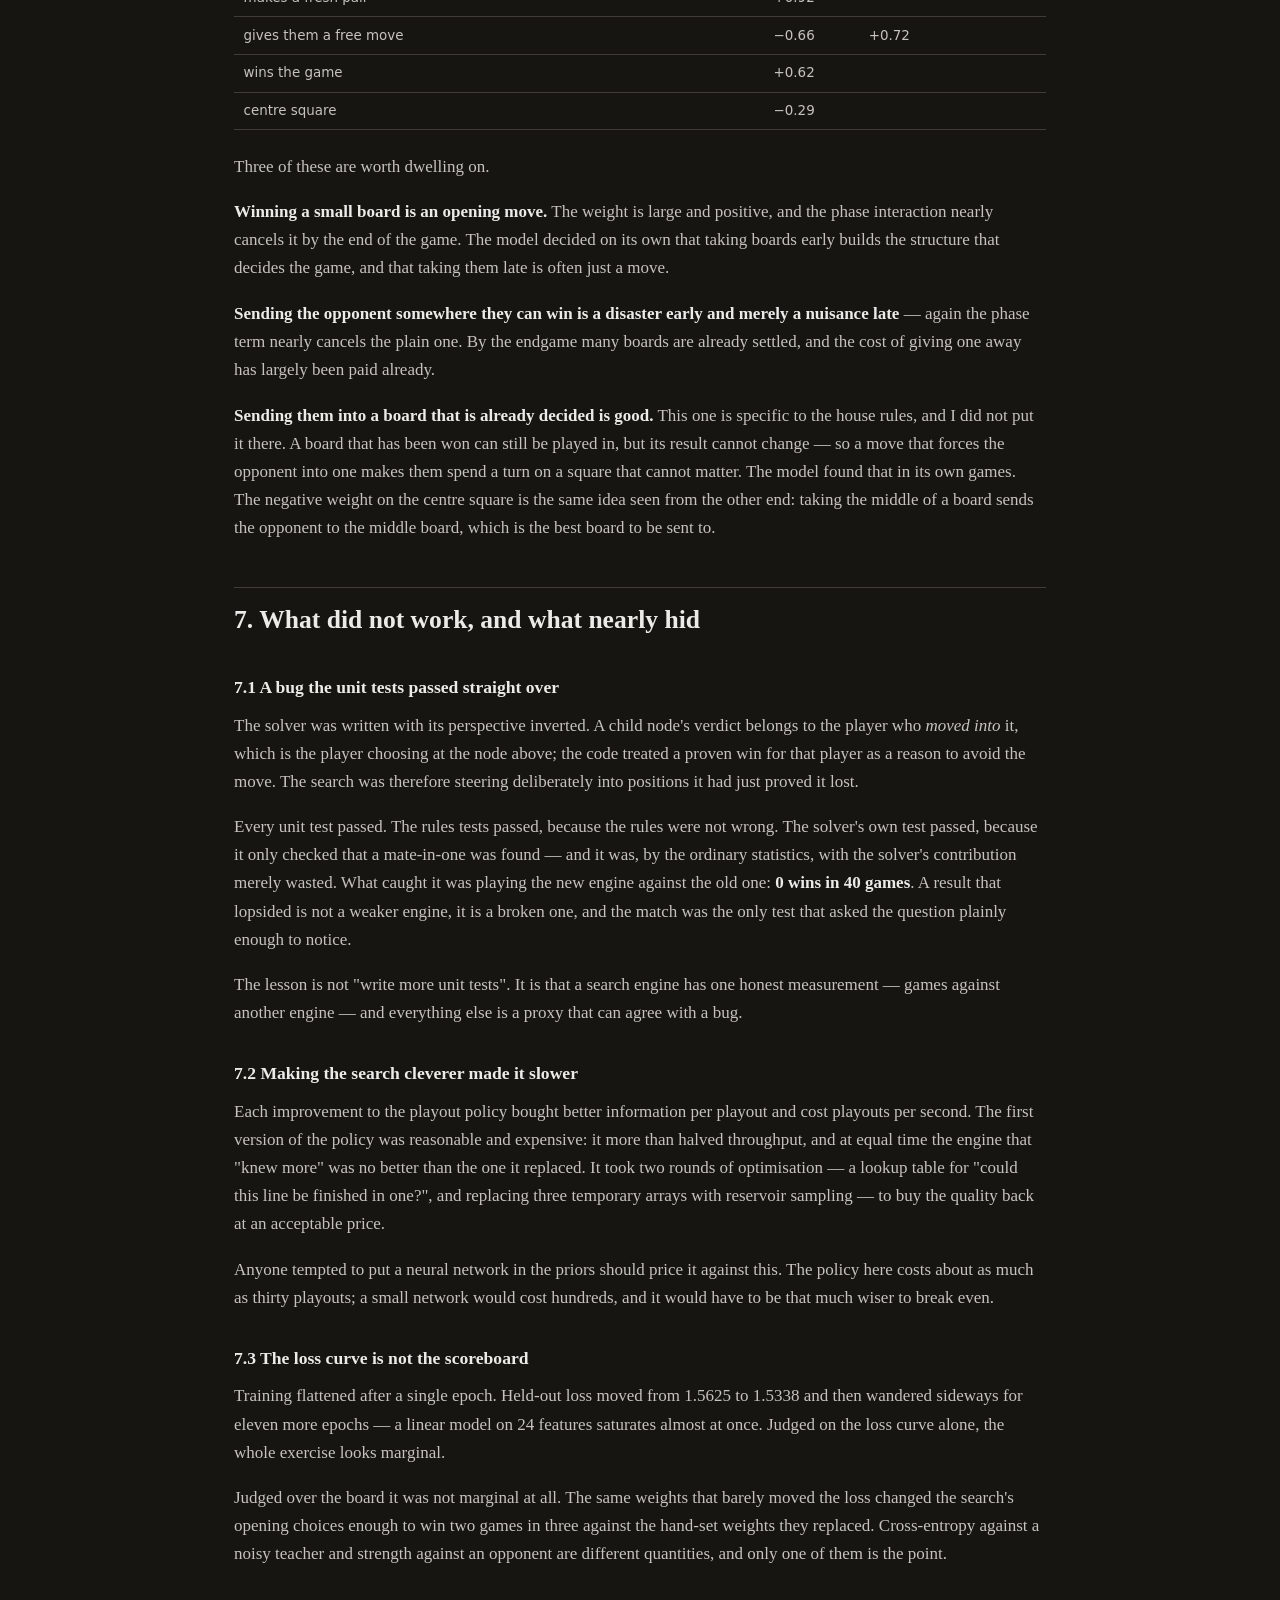
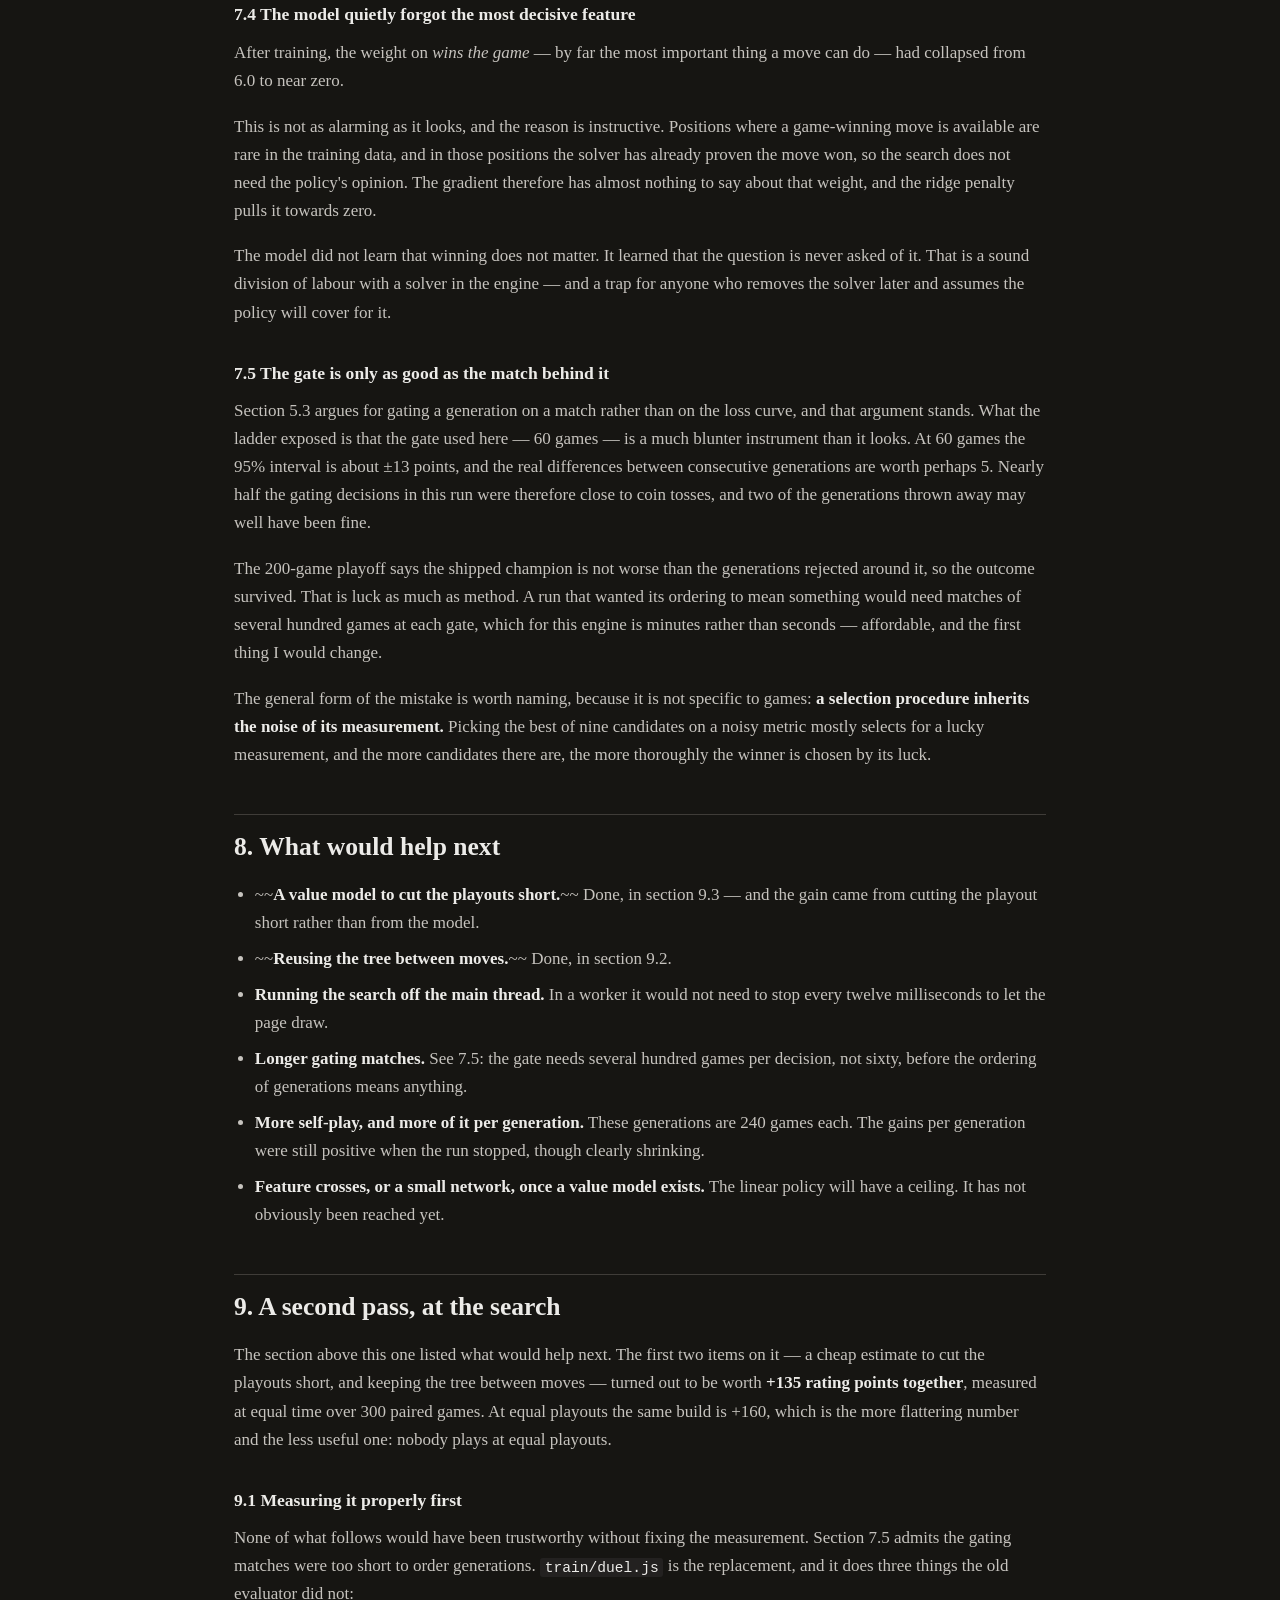
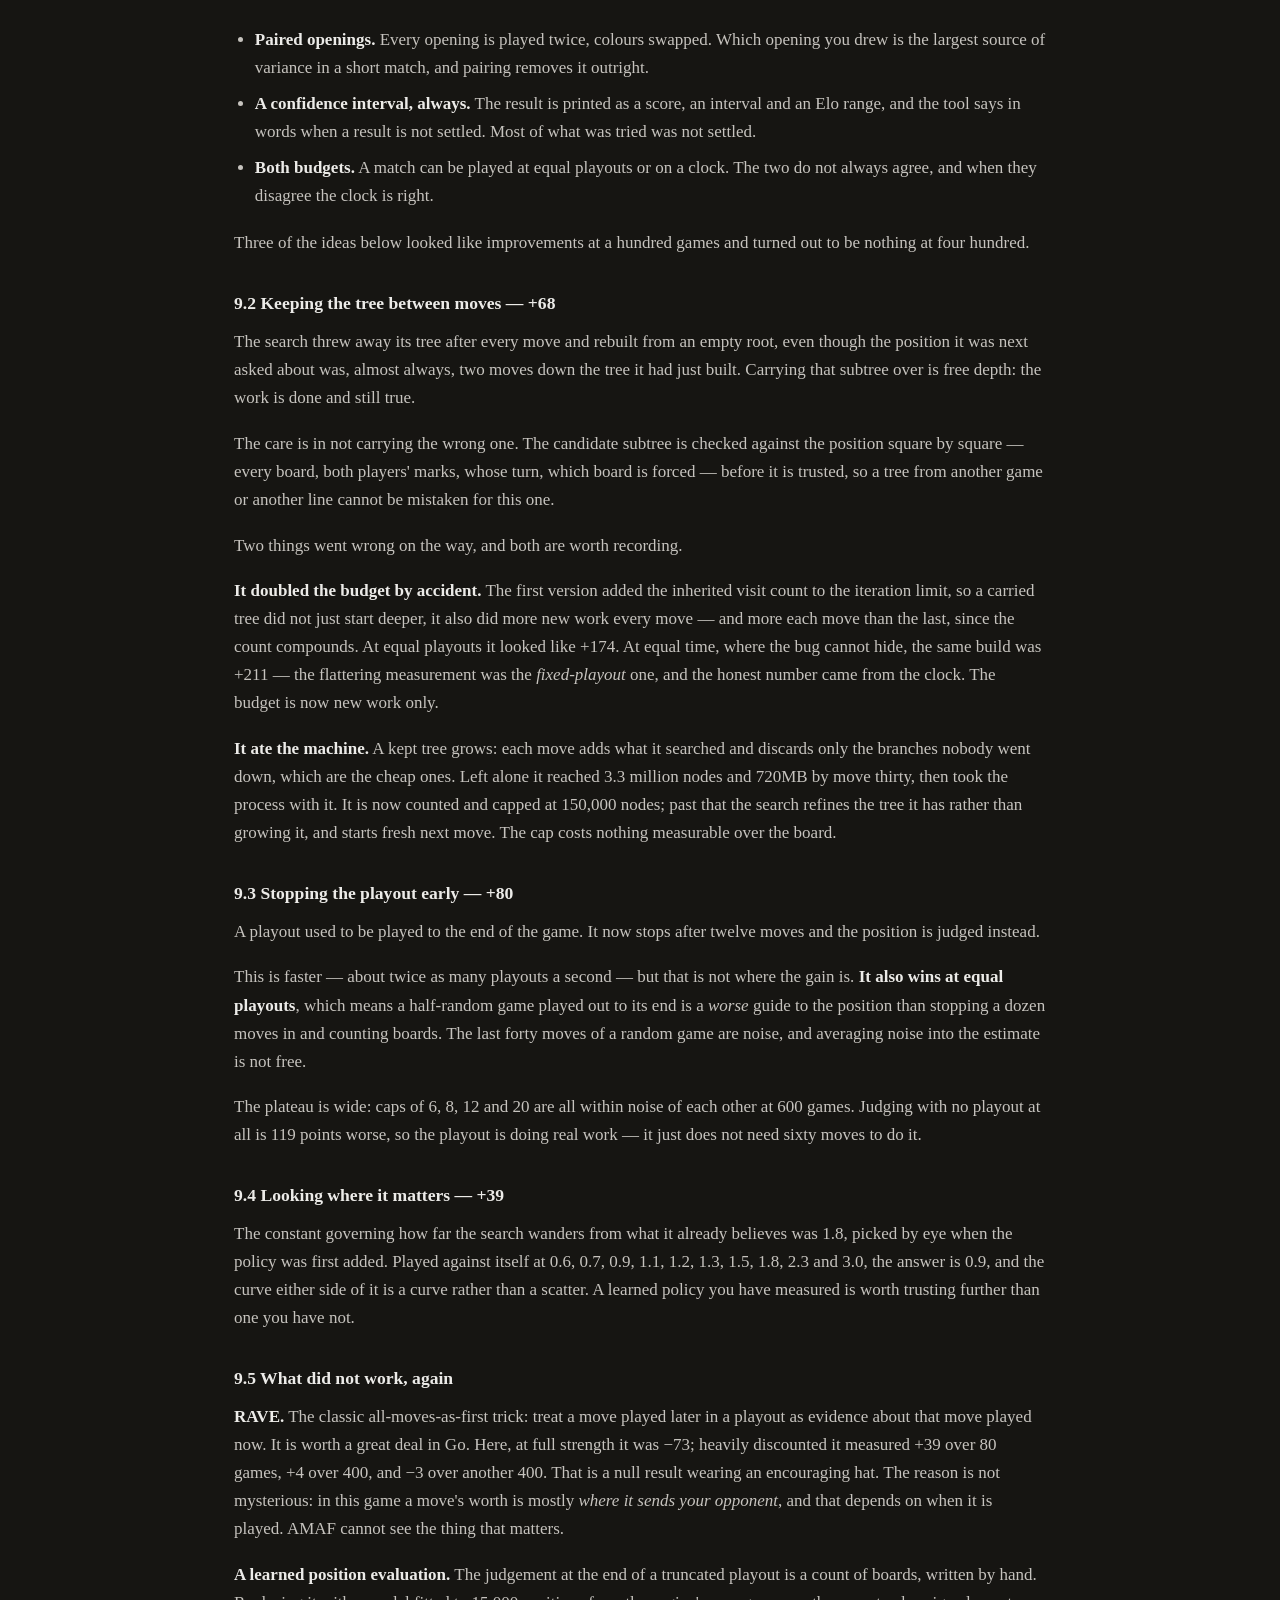
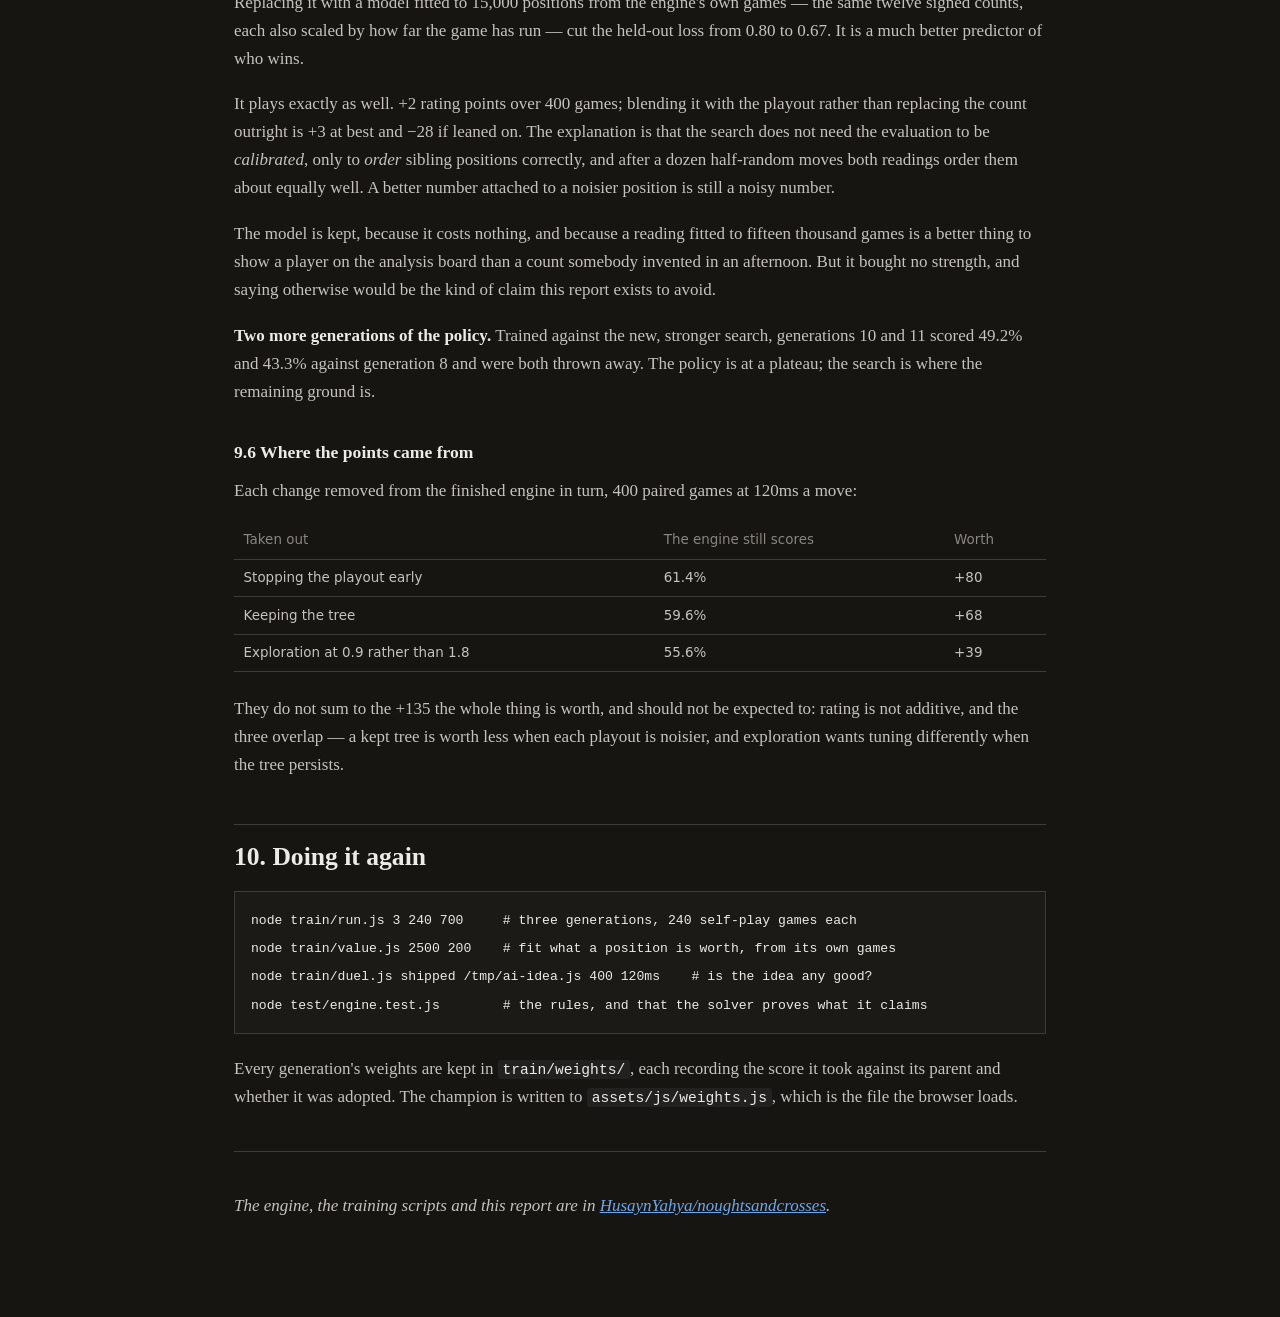
<file: paper.html>
<!DOCTYPE html>
<html lang="en">
<head>
<meta charset="UTF-8" />
<meta name="viewport" content="width=device-width, initial-scale=1.0" />
<meta name="description" content="How the ultimate noughts and crosses engine learned to play: a linear policy trained on its own search, inside a Monte-Carlo tree search." />
<meta name="theme-color" content="#161512" />
<title>Learning to play ultimate noughts and crosses</title>
<link rel="icon" href="data:image/svg+xml,%3Csvg xmlns='http://www.w3.org/2000/svg' viewBox='0 0 100 100'%3E%3Cg stroke='%23629924' stroke-width='6' fill='none'%3E%3Cpath d='M36 8v84M64 8v84M8 36h84M8 64h84'/%3E%3C/g%3E%3C/svg%3E" />
<style>
  :root {
    color-scheme: dark;
    --bg: #161512; --surface: #1c1a17; --surface-2: #232120; --line: #3f3c38;
    --text: #c6c3be; --text-strong: #ecebe8; --muted: #8a8681;
    --go: #629924; --go-hi: #8bc34a; --blue: #6da7ec;
    --font: ui-sans-serif, system-ui, -apple-system, "Segoe UI", Roboto, "Helvetica Neue", Arial, sans-serif;
    --serif: "Iowan Old Style", Palatino, Georgia, "Times New Roman", serif;
    --mono: ui-monospace, SFMono-Regular, Menlo, Consolas, monospace;
  }
  * { box-sizing: border-box; }
  body { margin: 0; background: var(--bg); color: var(--text);
         font-family: var(--serif); font-size: 17px; line-height: 1.65;
         -webkit-text-size-adjust: 100%; -webkit-font-smoothing: antialiased; }
  header.top { background: var(--surface); border-bottom: 1px solid var(--line); }
  .top__in { max-width: 860px; margin-inline: auto; padding: .7rem clamp(1rem, 4vw, 1.5rem);
             display: flex; gap: 1rem; justify-content: space-between; align-items: center;
             flex-wrap: wrap; font-family: var(--font); font-size: .85rem; }
  .top a { color: var(--text); text-decoration: none; }
  .top a:hover { color: var(--go-hi); }
  .top b { color: var(--text-strong); }
  main { max-width: 860px; margin-inline: auto; padding: 0 clamp(1rem, 4vw, 1.5rem) 5rem; }
  h1 { font-size: clamp(1.9rem, 5vw, 2.7rem); line-height: 1.12; color: var(--text-strong);
       margin: 2.2rem 0 1rem; font-weight: 600; }
  h2 { font-size: clamp(1.25rem, 3vw, 1.6rem); color: var(--text-strong); margin: 2.8rem 0 .8rem;
       font-weight: 600; padding-top: .7rem; border-top: 1px solid var(--line); }
  h3 { font-size: 1.1rem; color: var(--text-strong); margin: 2rem 0 .6rem; font-weight: 600; }
  h4 { font-size: 1rem; color: var(--text-strong); margin: 1.6rem 0 .5rem; font-weight: 600; }
  p { margin: 0 0 1.1rem; }
  strong { color: var(--text-strong); font-weight: 600; }
  a { color: var(--blue); }
  a:hover { color: var(--go-hi); }
  hr { border: 0; border-top: 1px solid var(--line); margin: 2.5rem 0; }
  blockquote { margin: 1.4rem 0; padding: .85rem 1.1rem; background: var(--surface);
               border-left: 3px solid var(--go); color: var(--text-strong); }
  blockquote p { margin: 0; }
  ul, ol { margin: 0 0 1.2rem; padding-left: 1.3rem; }
  li { margin-bottom: .5rem; }
  code { font-family: var(--mono); font-size: .86em; background: var(--surface-2);
         padding: .1rem .3rem; border-radius: 3px; color: var(--text-strong); }
  pre { background: var(--surface); border: 1px solid var(--line); padding: .9rem 1rem;
        overflow-x: auto; margin: 0 0 1.3rem; }
  pre code { background: none; padding: 0; font-size: .82rem; line-height: 1.5; }
  .scroll { overflow-x: auto; margin: 0 0 1.4rem; }
  table { border-collapse: collapse; width: 100%; font-family: var(--font); font-size: .84rem; }
  th, td { padding: .45rem .6rem; border-bottom: 1px solid var(--line); text-align: left;
           vertical-align: top; }
  th { color: var(--muted); font-weight: 500; white-space: nowrap; }
  td strong { color: var(--go-hi); }
  .toc { background: var(--surface); border: 1px solid var(--line); padding: 1rem 1.2rem;
         margin: 1.5rem 0 2.5rem; font-family: var(--font); font-size: .86rem; }
  .toc b { display: block; color: var(--muted); font-size: .7rem; text-transform: uppercase;
           letter-spacing: .12em; margin-bottom: .6rem; font-weight: 500; }
  .toc ol { margin: 0; padding-left: 1.1rem; }
  .toc li { margin-bottom: .3rem; }
  .toc a { color: var(--text); text-decoration: none; }
  .toc a:hover { color: var(--go-hi); }
</style>
</head>
<body>
<header class="top">
  <div class="top__in">
    <span><b>How the engine learned</b></span>
    <span><a href="index.html">home</a> · <a href="play.html">play</a> ·
      <a href="progress.html">the charts</a> ·
      <a href="https://github.com/HusaynYahya/noughtsandcrosses/blob/main/PAPER.md">the markdown</a></span>
  </div>
</header>
<main>
<h1 id="learning-to-play-ultimate-noughts-and-crosses">Learning to play ultimate noughts and crosses</h1>
<nav class="toc"><b>Contents</b><ol><li><a href="#abstract">Abstract</a></li><li><a href="#1-the-game">1. The game</a></li><li><a href="#2-the-search">2. The search</a></li><li><a href="#3-why-the-model-is-small">3. Why the model is small</a></li><li><a href="#4-the-model">4. The model</a></li><li><a href="#5-training">5. Training</a></li><li><a href="#6-results">6. Results</a></li><li><a href="#7-what-did-not-work-and-what-nearly-hid">7. What did not work, and what nearly hid</a></li><li><a href="#8-what-would-help-next">8. What would help next</a></li><li><a href="#9-a-second-pass-at-the-search">9. A second pass, at the search</a></li><li><a href="#10-doing-it-again">10. Doing it again</a></li></ol></nav>
<p><strong>A linear policy, trained on its own search, inside a Monte-Carlo tree search</strong></p>
<p><em>A report on the engine behind <a href="https://husaynyahya.github.io/noughtsandcrosses/">this game</a>. Everything described here runs in a browser tab, in about 25 KB of JavaScript, with no server and no dependencies.</em></p>
<hr />
<h2 id="abstract">Abstract</h2>
<p>The engine plays ultimate noughts and crosses by Monte-Carlo tree search. This report describes how the part of that search which decides <em>what to look at first</em> was replaced by a model learned from the engine's own games, and what that was worth over the board. Section 9 is a later pass at the search itself, worth +135 rating points, and at the apparatus needed to tell an improvement from a hopeful reading of noise.</p>
<p>The model is a <strong>linear softmax policy</strong> over 24 hand-designed features of a move, trained by <strong>policy iteration</strong>: the engine plays itself, the number of playouts the search gave each move is taken as the teaching signal, and the weights are fitted to reproduce that distribution by cross-entropy loss with Adam. Each generation must beat its parent over a match before it is adopted.</p>
<p>Three findings are worth stating at the front, because all three cut against the obvious expectation. First, <strong>a better search is not the same as a stronger engine</strong>: an early version won 67.5% of games at equal playouts and only 52.5% at equal time, because the extra thinking cost more than it bought. Second, <strong>a lower training loss is not the same as better play</strong>, which is why every generation is gated on a match rather than on the loss curve. Third, and most sharply: a position evaluation fitted to fifteen thousand games predicts the winner far better than the hand-written count it replaced, and plays not one point stronger. Prediction and play are different jobs.</p>
<hr />
<h2 id="1-the-game">1. The game</h2>
<p>Nine small boards sit in one big three-by-three. The square you take inside a small board decides which small board your opponent must play in next. Win three small boards in a row and you win the game.</p>
<p>This version plays a variant on two points, both of which lengthen the game and make it sharper: a small board that has been won <strong>may still be played in</strong> while it has empty squares — its result never changes, but the squares still steer where the opponent goes — and only a board that is <strong>completely full</strong> frees the opponent to play wherever they like.</p>
<p>What makes it hard for a computer is the shape of the tree rather than its size. The opening move has 81 replies, but most moves have exactly nine, and the position is dominated by a single question: <em>where does this send them?</em> A move that wins a small board and hands the opponent the board they needed is worse than a quiet move that gives them nothing. Material, the anchor of chess evaluation, does not exist here. What exists is tempo and the geography of where the next move must fall.</p>
<h2 id="2-the-search">2. The search</h2>
<p>The engine is a Monte-Carlo tree search. From the position in front of it, it repeatedly walks down the tree it has built so far, adds a position to it, plays a fast random-ish game to the end from there, and carries the result back up. Moves that tend to end in wins get walked more often, and the move walked most often is the one it plays.</p>
<p>Three things sit on top of the plain algorithm. They are worth naming separately because the measurements later depend on which of them is in play.</p>
<p><strong>Playout policy.</strong> The random games are not quite random. A player takes a small board when one is going, blocks one when it is not, and never plays a move that loses the game there and then.</p>
<p><strong>A solver.</strong> Guessing is wasteful when the answer can be known. A move that wins outright is marked <em>won</em>; a move that hands the opponent a win they cannot miss is marked <em>lost</em>; a position whose every reply is winning for the opponent is itself <em>lost</em>. These verdicts are exact, carried up the tree, and proven branches are then taken or avoided outright rather than sampled.</p>
<p><strong>A policy.</strong> Before a position's moves have been tried, something has to decide which of them deserve the first playouts. That something is the model this report is about.</p>
<h2 id="3-why-the-model-is-small">3. Why the model is small</h2>
<p>The obvious thing to reach for is a neural network. It is the wrong reach here, and the reason is arithmetic rather than taste.</p>
<p>The search asks the policy a question every time it opens a new position — hundreds of thousands of times in a single move of a single game. The answer is only worth having if it costs less than the playouts it saves. A 24-feature dot product is 24 multiply-adds, on the order of tens of nanoseconds. A small multi-layer network with one hidden layer of 64 units is roughly 3,000 multiply-adds for the same answer, before any framework overhead, and it must run in a browser tab on whatever device the person happens to have.</p>
<p>The measurements in section 6 make the trade concrete: an engine with a better-informed but more expensive search won two games in three at equal playouts and barely broke even at equal time. Anything that slows the search down has to earn its place twice over. A linear model is what fits inside that budget, it fits in a few hundred bytes, and it has the incidental virtue of being readable — the learned weights can be printed and argued with, which is how section 6.4 checks that the model learned the game rather than an artefact of the training set.</p>
<h2 id="4-the-model">4. The model</h2>
<h3 id="4-1-what-the-model-sees">4.1 What the model sees</h3>
<p>A move is described by 24 numbers. They fall into four groups.</p>
<p><strong>What the move does here</strong> — whether it wins the small board, whether that wins the whole game, whether it takes the square the opponent needed, whether it creates a fresh pair with the third square still open.</p>
<p><strong>Where it sends them</strong> — whether the board it sends them to is one they can win at once, whether winning that board would win them the game, whether the board is full (so they may go anywhere), whether it is already decided, and whether it sends them back into the board just played in.</p>
<p><strong>Geography</strong> — centre and corner, for both the square and the board; how many lines are still open to each side in that board; whether the board is already won, lost or dead.</p>
<p><strong>How far along the game is</strong> — the fraction of squares filled, on its own and multiplied by three of the sharper features, so the model can learn that the same fact means different things in the opening and the endgame.</p>
<h3 id="4-2-from-features-to-a-probability">4.2 From features to a probability</h3>
<p>Each move's features are scored by a single weight vector, and the scores of the legal moves in a position are turned into probabilities by a softmax:</p>
<pre><code>    z(m) = w · f(m)
    P(m) = exp(z(m)) / Σ exp(z(m'))     over the legal moves m'</code></pre>
<p>This is multinomial logistic regression over moves, with one shared weight vector rather than one per class — the same structure as the policy head of an AlphaZero-style engine, with the network replaced by a dot product.</p>
<h3 id="4-3-how-the-search-uses-it">4.3 How the search uses it</h3>
<p>The search picks its way down the tree with a PUCT rule. At each node it takes the child maximising</p>
<pre><code>    Q(m)  +  c · P(m) · √N / (1 + n(m))</code></pre>
<p>where <code>Q(m)</code> is the average result of the playouts through that move, <code>n(m)</code> is how many there have been, <code>N</code> is the total at the node, <code>P(m)</code> is the model's probability, and <code>c</code> (1.8 here) sets how long the model's opinion holds out against evidence. Early on the second term dominates and the search follows the model; as playouts accumulate the first term takes over and the model is overruled by what actually happened. The model never vetoes anything; it decides what gets looked at first.</p>
<h2 id="5-training">5. Training</h2>
<h3 id="5-1-where-the-data-comes-from">5.1 Where the data comes from</h3>
<p>The engine plays itself. For every position, the search is run and <strong>the number of playouts each move received</strong> is recorded alongside the position. Those counts, normalised, are the target distribution.</p>
<p>Using visit counts rather than the single best move matters: the counts carry how close the decision was. A position where one move took 90% of the playouts teaches something quite different from one where three moves split them evenly, and a model trained only on the winner would be taught to be certain about positions the search found difficult.</p>
<p>For the first twelve plies the move actually played is drawn <em>in proportion</em> to the visit counts instead of being the most-visited one. Without that the engine plays nearly the same game every time and the model sees one narrow line of positions over and over.</p>
<h3 id="5-2-the-fit">5.2 The fit</h3>
<p>Cross-entropy between the model's distribution and the search's, which for a softmax gives the plainest gradient in machine learning: for each move, the difference between what the model said and what the search said, times that move's features.</p>
<pre><code>    ∂L/∂w = Σ_m ( P(m) − T(m) ) · f(m)</code></pre>
<p>Adam (lr 0.05, β₁ 0.9, β₂ 0.999), minibatches of 64, a ridge penalty of 1e-4 to stop weights running away on features that fire rarely, twelve passes over the data. A tenth of the positions is held back and never fitted on, so the loss quoted is on positions the fitting never saw.</p>
<h3 id="5-3-the-gate">5.3 The gate</h3>
<p>A new generation is adopted <strong>only if it beats its parent over a match</strong>. This is the part that is easy to leave out and expensive to leave out. Fitting a model to its teacher's choices reliably lowers the training loss; it does not reliably produce a better player. The loss measures agreement with a noisy teacher, and agreement with a noisy teacher can be improved by copying its noise. The match is the only measurement that answers the question actually being asked.</p>
<h2 id="6-results">6. Results</h2>
<p>Every match below alternates colours, so neither engine gets the first move more often. Scores count a draw as half a point. Matches of this length are noisy: with 60 games the standard error on a score is about 6 percentage points, so differences smaller than roughly 12 points should be read as "no clear difference". Where a result matters, the match was run longer.</p>
<h3 id="6-1-the-search-before-any-learning">6.1 The search, before any learning</h3>
<p>The starting point was a plain MCTS with uniform random playouts and a hand-written prior. Adding the playout policy and the solver to it produced an engine that was clearly better <em>per playout</em> and barely better <em>per second</em>:</p>
<div class="scroll"><table><thead><tr><th>engine</th><th>measure</th><th>result</th></tr></thead><tbody><tr><td>playout policy + solver, hand-set priors</td><td>equal playouts (2,000 a move, 40 games)</td><td><strong>67.5%</strong></td></tr><tr><td>the same</td><td>equal time (60 ms a move, 40 games)</td><td>52.5%</td></tr><tr><td>the same, after two rounds of optimisation</td><td>equal time (60 ms a move, 60 games)</td><td><strong>62.5%</strong></td></tr></tbody></table></div>
<p>Throughput, measured on a midgame position, tells the story behind those two numbers:</p>
<div class="scroll"><table><thead><tr><th>version</th><th>playouts per second</th></tr></thead><tbody><tr><td>plain MCTS, uniform playouts</td><td>71,000</td></tr><tr><td>first improved playout policy</td><td>32,000</td></tr><tr><td>after a lookup table and removing allocation</td><td>46,000</td></tr><tr><td>with the learned policy and PUCT selection</td><td>43,000</td></tr></tbody></table></div>
<p>The first improved policy was better per playout and worse per second by more than it was better, which is exactly the trade section 3 warns about. Only after the cost came back down did the quality show up on the scoreboard.</p>
<h3 id="6-2-the-generations">6.2 The generations</h3>
<p>Nine generations were run — the numbers below, and the charts on the <a href="https://husaynyahya.github.io/noughtsandcrosses/progress.html">progress page</a>, are the whole record. 240 self-play games each at 700 playouts a move, roughly 15,000 recorded positions per generation, twelve training epochs, and a 60-game gating match against the reigning champion. Five were adopted and four were thrown away.</p>
<div class="scroll"><table><thead><tr><th>generation</th><th>learned from</th><th>match against champion</th><th>kept</th></tr></thead><tbody><tr><td>1</td><td>gen 0</td><td><strong>67.5%</strong></td><td>yes</td></tr><tr><td>2</td><td>gen 1</td><td>51.7%</td><td>no</td></tr><tr><td>3</td><td>gen 1</td><td><strong>57.5%</strong></td><td>yes</td></tr><tr><td>4</td><td>gen 3</td><td>50.0%</td><td>no</td></tr><tr><td>5</td><td>gen 3</td><td><strong>58.3%</strong></td><td>yes</td></tr><tr><td>6</td><td>gen 5</td><td>44.2%</td><td>no</td></tr><tr><td>7</td><td>gen 5</td><td><strong>53.3%</strong></td><td>yes</td></tr><tr><td>8</td><td>gen 7</td><td><strong>53.3%</strong></td><td>yes</td></tr><tr><td>9</td><td>gen 8</td><td>48.3%</td><td>no</td></tr></tbody></table></div>
<p>Two things stand out. The gains shrink — 67.5%, then 57.5, 58.3, 53.3, 53.3 — which is what a model approaching its ceiling looks like: the first generation had a hand-written starting point to beat, and each one after it had a better opponent. And <strong>nearly half the generations were failures</strong>. Generation 2 had the best training numbers of the whole run — the lowest held-out loss and the highest agreement with its teacher — and could not beat the weights it was meant to improve on. Generation 6 was worse still, losing its match outright at 44.2%.</p>
<p>Without the gate, four of those nine would have been shipped, at least two of them making the engine weaker. Training against your own search is a noisy business, and the loss curve cannot tell you which side of the noise you landed on.</p>
<h3 id="6-3-what-the-learning-was-worth">6.3 What the learning was worth</h3>
<p>The learned policy against the hand-set priors it replaced, both inside the same search, at the same number of playouts:</p>
<blockquote><p><strong>68.0%</strong> — 58 wins, 22 losses, 20 draws over 100 games (±9 points, 95%) — about +130 Elo.</p></blockquote>
<p>Every generation was then played against generation 0 directly, 50 games each, to see the shape of the improvement rather than only the last step of it:</p>
<div class="scroll"><table><thead><tr><th>generation</th><th>1</th><th>2</th><th>3</th><th>4</th><th>5</th><th>6</th><th>7</th><th>8</th><th>9</th></tr></thead><tbody><tr><td>against gen 0</td><td>52%</td><td>58%</td><td>65%</td><td>76%</td><td>63%</td><td>72%</td><td>75%</td><td><strong>67%</strong></td><td>69%</td></tr><tr><td>kept by its gate</td><td>yes</td><td>no</td><td>yes</td><td>no</td><td>yes</td><td>no</td><td>yes</td><td><strong>yes</strong></td><td>no</td></tr></tbody></table></div>
<p>The trend is real and the ordering is not. Two generations their own gate threw away — 4 and 6 — score higher here than the champion, and generation 1, which won its gate 67.5%, manages only 52% in this one. Both matches are of the same pair at the same budget, and they disagree by fifteen points.</p>
<h3 id="6-3-1-the-playoff">6.3.1 The playoff</h3>
<p>That disagreement is the instrument, not the engine. At 50 games the 95% interval on a score is about ±14 points, so nearly every number in that row is consistent with nearly every other. To find out whether the top few generations actually differed, they were played again at 200 games:</p>
<div class="scroll"><table><thead><tr><th>match</th><th>result</th></tr></thead><tbody><tr><td>gen 4 v gen 7</td><td>49.5% — level</td></tr><tr><td>gen 4 v gen 8</td><td>43.3% — <strong>gen 8 ahead</strong></td></tr><tr><td>gen 7 v gen 8</td><td>48.0% — level</td></tr></tbody></table></div>
<p>The champion held. Generation 4, which looked like the strongest engine in the run on a 50-game sample, loses to the shipped champion over 200. Nothing was re-shipped; the short matches had simply been telling a story about their own noise.</p>
<p>And the engine as shipped — playout policy, solver and learned policy together — against the plain MCTS it started as, at equal time:</p>
<blockquote><p><strong>89.0%</strong> — 86 wins, 8 losses, 6 draws over 100 games (±6 points, 95%) — about +360 Elo.</p></blockquote>
<h3 id="6-4-what-it-learned">6.4 What it learned</h3>
<p>The weights are readable, which is the compensation for the model being simple. Sorted by size, with the phase interactions read alongside the plain feature they modify:</p>
<div class="scroll"><table><thead><tr><th>what the model notices</th><th>weight</th><th>× how far along</th></tr></thead><tbody><tr><td>wins the small board</td><td><strong>+3.64</strong></td><td><strong>−2.65</strong></td></tr><tr><td>sends them somewhere they can win</td><td><strong>−1.98</strong></td><td><strong>+2.53</strong></td></tr><tr><td>blocks their small board</td><td>+1.35</td><td></td></tr><tr><td>sends them to the board that wins them the game</td><td>−1.29</td><td></td></tr><tr><td>sends them to a board already decided</td><td><strong>+1.03</strong></td><td></td></tr><tr><td>makes a fresh pair</td><td>+0.92</td><td></td></tr><tr><td>gives them a free move</td><td>−0.66</td><td>+0.72</td></tr><tr><td>wins the game</td><td>+0.62</td><td></td></tr><tr><td>centre square</td><td>−0.29</td><td></td></tr></tbody></table></div>
<p>Three of these are worth dwelling on.</p>
<p><strong>Winning a small board is an opening move.</strong> The weight is large and positive, and the phase interaction nearly cancels it by the end of the game. The model decided on its own that taking boards early builds the structure that decides the game, and that taking them late is often just a move.</p>
<p><strong>Sending the opponent somewhere they can win is a disaster early and merely a nuisance late</strong> — again the phase term nearly cancels the plain one. By the endgame many boards are already settled, and the cost of giving one away has largely been paid already.</p>
<p><strong>Sending them into a board that is already decided is good.</strong> This one is specific to the house rules, and I did not put it there. A board that has been won can still be played in, but its result cannot change — so a move that forces the opponent into one makes them spend a turn on a square that cannot matter. The model found that in its own games. The negative weight on the centre square is the same idea seen from the other end: taking the middle of a board sends the opponent to the middle board, which is the best board to be sent to.</p>
<h2 id="7-what-did-not-work-and-what-nearly-hid">7. What did not work, and what nearly hid</h2>
<h3 id="7-1-a-bug-the-unit-tests-passed-straight-over">7.1 A bug the unit tests passed straight over</h3>
<p>The solver was written with its perspective inverted. A child node's verdict belongs to the player who <em>moved into</em> it, which is the player choosing at the node above; the code treated a proven win for that player as a reason to avoid the move. The search was therefore steering deliberately into positions it had just proved it lost.</p>
<p>Every unit test passed. The rules tests passed, because the rules were not wrong. The solver's own test passed, because it only checked that a mate-in-one was found — and it was, by the ordinary statistics, with the solver's contribution merely wasted. What caught it was playing the new engine against the old one: <strong>0 wins in 40 games</strong>. A result that lopsided is not a weaker engine, it is a broken one, and the match was the only test that asked the question plainly enough to notice.</p>
<p>The lesson is not "write more unit tests". It is that a search engine has one honest measurement — games against another engine — and everything else is a proxy that can agree with a bug.</p>
<h3 id="7-2-making-the-search-cleverer-made-it-slower">7.2 Making the search cleverer made it slower</h3>
<p>Each improvement to the playout policy bought better information per playout and cost playouts per second. The first version of the policy was reasonable and expensive: it more than halved throughput, and at equal time the engine that "knew more" was no better than the one it replaced. It took two rounds of optimisation — a lookup table for "could this line be finished in one?", and replacing three temporary arrays with reservoir sampling — to buy the quality back at an acceptable price.</p>
<p>Anyone tempted to put a neural network in the priors should price it against this. The policy here costs about as much as thirty playouts; a small network would cost hundreds, and it would have to be that much wiser to break even.</p>
<h3 id="7-3-the-loss-curve-is-not-the-scoreboard">7.3 The loss curve is not the scoreboard</h3>
<p>Training flattened after a single epoch. Held-out loss moved from 1.5625 to 1.5338 and then wandered sideways for eleven more epochs — a linear model on 24 features saturates almost at once. Judged on the loss curve alone, the whole exercise looks marginal.</p>
<p>Judged over the board it was not marginal at all. The same weights that barely moved the loss changed the search's opening choices enough to win two games in three against the hand-set weights they replaced. Cross-entropy against a noisy teacher and strength against an opponent are different quantities, and only one of them is the point.</p>
<h3 id="7-4-the-model-quietly-forgot-the-most-decisive-feature">7.4 The model quietly forgot the most decisive feature</h3>
<p>After training, the weight on <em>wins the game</em> — by far the most important thing a move can do — had collapsed from 6.0 to near zero.</p>
<p>This is not as alarming as it looks, and the reason is instructive. Positions where a game-winning move is available are rare in the training data, and in those positions the solver has already proven the move won, so the search does not need the policy's opinion. The gradient therefore has almost nothing to say about that weight, and the ridge penalty pulls it towards zero.</p>
<p>The model did not learn that winning does not matter. It learned that the question is never asked of it. That is a sound division of labour with a solver in the engine — and a trap for anyone who removes the solver later and assumes the policy will cover for it.</p>
<h3 id="7-5-the-gate-is-only-as-good-as-the-match-behind-it">7.5 The gate is only as good as the match behind it</h3>
<p>Section 5.3 argues for gating a generation on a match rather than on the loss curve, and that argument stands. What the ladder exposed is that the gate used here — 60 games — is a much blunter instrument than it looks. At 60 games the 95% interval is about ±13 points, and the real differences between consecutive generations are worth perhaps 5. Nearly half the gating decisions in this run were therefore close to coin tosses, and two of the generations thrown away may well have been fine.</p>
<p>The 200-game playoff says the shipped champion is not worse than the generations rejected around it, so the outcome survived. That is luck as much as method. A run that wanted its ordering to mean something would need matches of several hundred games at each gate, which for this engine is minutes rather than seconds — affordable, and the first thing I would change.</p>
<p>The general form of the mistake is worth naming, because it is not specific to games: <strong>a selection procedure inherits the noise of its measurement.</strong> Picking the best of nine candidates on a noisy metric mostly selects for a lucky measurement, and the more candidates there are, the more thoroughly the winner is chosen by its luck.</p>
<h2 id="8-what-would-help-next">8. What would help next</h2>
<ul><li>~~<strong>A value model to cut the playouts short.</strong>~~ Done, in section 9.3 — and the gain came from cutting the playout short rather than from the model.</li><li>~~<strong>Reusing the tree between moves.</strong>~~ Done, in section 9.2.</li><li><strong>Running the search off the main thread.</strong> In a worker it would not need to stop every twelve milliseconds to let the page draw.</li><li><strong>Longer gating matches.</strong> See 7.5: the gate needs several hundred games per decision, not sixty, before the ordering of generations means anything.</li><li><strong>More self-play, and more of it per generation.</strong> These generations are 240 games each. The gains per generation were still positive when the run stopped, though clearly shrinking.</li><li><strong>Feature crosses, or a small network, once a value model exists.</strong> The linear policy will have a ceiling. It has not obviously been reached yet.</li></ul>
<h2 id="9-a-second-pass-at-the-search">9. A second pass, at the search</h2>
<p>The section above this one listed what would help next. The first two items on it — a cheap estimate to cut the playouts short, and keeping the tree between moves — turned out to be worth <strong>+135 rating points together</strong>, measured at equal time over 300 paired games. At equal playouts the same build is +160, which is the more flattering number and the less useful one: nobody plays at equal playouts.</p>
<h3 id="9-1-measuring-it-properly-first">9.1 Measuring it properly first</h3>
<p>None of what follows would have been trustworthy without fixing the measurement. Section 7.5 admits the gating matches were too short to order generations. <code>train/duel.js</code> is the replacement, and it does three things the old evaluator did not:</p>
<ul><li><strong>Paired openings.</strong> Every opening is played twice, colours swapped. Which opening you drew is the largest source of variance in a short match, and pairing removes it outright.</li><li><strong>A confidence interval, always.</strong> The result is printed as a score, an interval and an Elo range, and the tool says in words when a result is not settled. Most of what was tried was not settled.</li><li><strong>Both budgets.</strong> A match can be played at equal playouts or on a clock. The two do not always agree, and when they disagree the clock is right.</li></ul>
<p>Three of the ideas below looked like improvements at a hundred games and turned out to be nothing at four hundred.</p>
<h3 id="9-2-keeping-the-tree-between-moves-68">9.2 Keeping the tree between moves — +68</h3>
<p>The search threw away its tree after every move and rebuilt from an empty root, even though the position it was next asked about was, almost always, two moves down the tree it had just built. Carrying that subtree over is free depth: the work is done and still true.</p>
<p>The care is in not carrying the wrong one. The candidate subtree is checked against the position square by square — every board, both players' marks, whose turn, which board is forced — before it is trusted, so a tree from another game or another line cannot be mistaken for this one.</p>
<p>Two things went wrong on the way, and both are worth recording.</p>
<p><strong>It doubled the budget by accident.</strong> The first version added the inherited visit count to the iteration limit, so a carried tree did not just start deeper, it also did more new work every move — and more each move than the last, since the count compounds. At equal playouts it looked like +174. At equal time, where the bug cannot hide, the same build was +211 — the flattering measurement was the <em>fixed-playout</em> one, and the honest number came from the clock. The budget is now new work only.</p>
<p><strong>It ate the machine.</strong> A kept tree grows: each move adds what it searched and discards only the branches nobody went down, which are the cheap ones. Left alone it reached 3.3 million nodes and 720MB by move thirty, then took the process with it. It is now counted and capped at 150,000 nodes; past that the search refines the tree it has rather than growing it, and starts fresh next move. The cap costs nothing measurable over the board.</p>
<h3 id="9-3-stopping-the-playout-early-80">9.3 Stopping the playout early — +80</h3>
<p>A playout used to be played to the end of the game. It now stops after twelve moves and the position is judged instead.</p>
<p>This is faster — about twice as many playouts a second — but that is not where the gain is. <strong>It also wins at equal playouts</strong>, which means a half-random game played out to its end is a <em>worse</em> guide to the position than stopping a dozen moves in and counting boards. The last forty moves of a random game are noise, and averaging noise into the estimate is not free.</p>
<p>The plateau is wide: caps of 6, 8, 12 and 20 are all within noise of each other at 600 games. Judging with no playout at all is 119 points worse, so the playout is doing real work — it just does not need sixty moves to do it.</p>
<h3 id="9-4-looking-where-it-matters-39">9.4 Looking where it matters — +39</h3>
<p>The constant governing how far the search wanders from what it already believes was 1.8, picked by eye when the policy was first added. Played against itself at 0.6, 0.7, 0.9, 1.1, 1.2, 1.3, 1.5, 1.8, 2.3 and 3.0, the answer is 0.9, and the curve either side of it is a curve rather than a scatter. A learned policy you have measured is worth trusting further than one you have not.</p>
<h3 id="9-5-what-did-not-work-again">9.5 What did not work, again</h3>
<p><strong>RAVE.</strong> The classic all-moves-as-first trick: treat a move played later in a playout as evidence about that move played now. It is worth a great deal in Go. Here, at full strength it was −73; heavily discounted it measured +39 over 80 games, +4 over 400, and −3 over another 400. That is a null result wearing an encouraging hat. The reason is not mysterious: in this game a move's worth is mostly <em>where it sends your opponent</em>, and that depends on when it is played. AMAF cannot see the thing that matters.</p>
<p><strong>A learned position evaluation.</strong> The judgement at the end of a truncated playout is a count of boards, written by hand. Replacing it with a model fitted to 15,000 positions from the engine's own games — the same twelve signed counts, each also scaled by how far the game has run — cut the held-out loss from 0.80 to 0.67. It is a much better predictor of who wins.</p>
<p>It plays exactly as well. +2 rating points over 400 games; blending it with the playout rather than replacing the count outright is +3 at best and −28 if leaned on. The explanation is that the search does not need the evaluation to be <em>calibrated</em>, only to <em>order</em> sibling positions correctly, and after a dozen half-random moves both readings order them about equally well. A better number attached to a noisier position is still a noisy number.</p>
<p>The model is kept, because it costs nothing, and because a reading fitted to fifteen thousand games is a better thing to show a player on the analysis board than a count somebody invented in an afternoon. But it bought no strength, and saying otherwise would be the kind of claim this report exists to avoid.</p>
<p><strong>Two more generations of the policy.</strong> Trained against the new, stronger search, generations 10 and 11 scored 49.2% and 43.3% against generation 8 and were both thrown away. The policy is at a plateau; the search is where the remaining ground is.</p>
<h3 id="9-6-where-the-points-came-from">9.6 Where the points came from</h3>
<p>Each change removed from the finished engine in turn, 400 paired games at 120ms a move:</p>
<div class="scroll"><table><thead><tr><th>Taken out</th><th>The engine still scores</th><th>Worth</th></tr></thead><tbody><tr><td>Stopping the playout early</td><td>61.4%</td><td>+80</td></tr><tr><td>Keeping the tree</td><td>59.6%</td><td>+68</td></tr><tr><td>Exploration at 0.9 rather than 1.8</td><td>55.6%</td><td>+39</td></tr></tbody></table></div>
<p>They do not sum to the +135 the whole thing is worth, and should not be expected to: rating is not additive, and the three overlap — a kept tree is worth less when each playout is noisier, and exploration wants tuning differently when the tree persists.</p>
<h2 id="10-doing-it-again">10. Doing it again</h2>
<pre><code>node train/run.js 3 240 700     # three generations, 240 self-play games each
node train/value.js 2500 200    # fit what a position is worth, from its own games
node train/duel.js shipped /tmp/ai-idea.js 400 120ms    # is the idea any good?
node test/engine.test.js        # the rules, and that the solver proves what it claims</code></pre>
<p>Every generation's weights are kept in <code>train/weights/</code>, each recording the score it took against its parent and whether it was adopted. The champion is written to <code>assets/js/weights.js</code>, which is the file the browser loads.</p>
<hr />
<p><em>The engine, the training scripts and this report are in <a href="https://github.com/HusaynYahya/noughtsandcrosses">HusaynYahya/noughtsandcrosses</a>.</em></p>
</main>
</body>
</html>
</file>
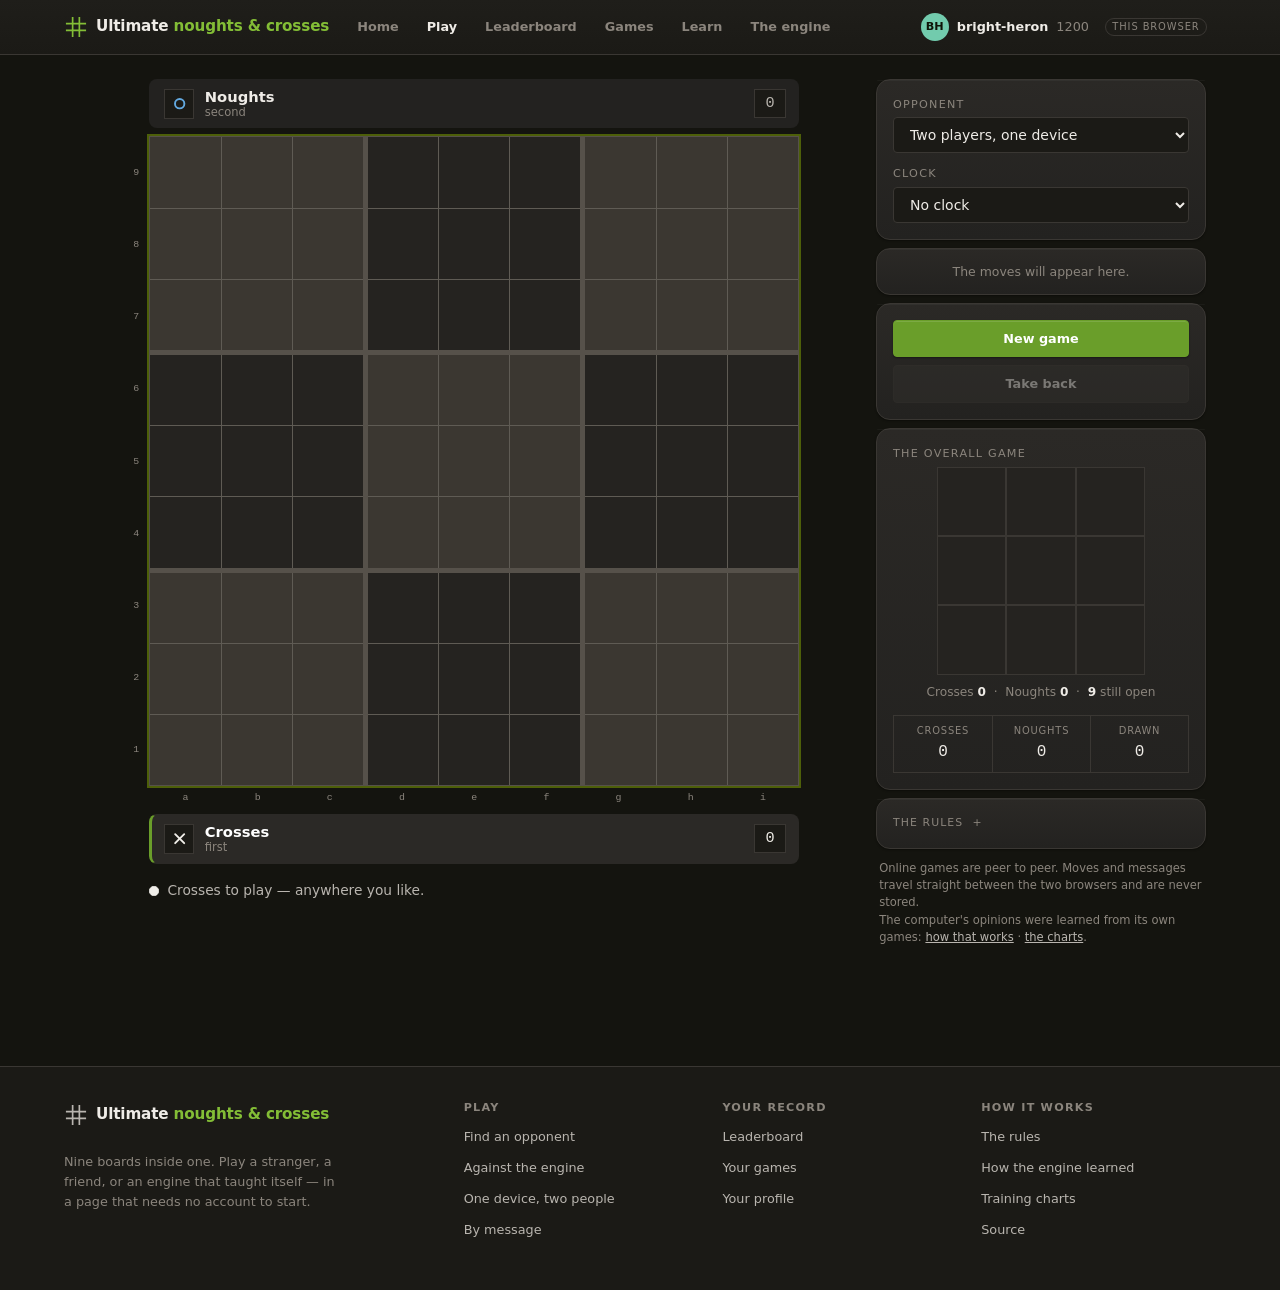
<file: play.html>
<!DOCTYPE html>
<html lang="en">
<head>
<meta charset="UTF-8" />
<meta name="viewport" content="width=device-width, initial-scale=1.0" />
<meta name="description" content="Ultimate noughts and crosses — nine boards inside one. Play on one device, against the computer, or in a private online room with a friend." />
<meta name="theme-color" content="#161512" />
<title>Play · Ultimate Noughts and Crosses</title>
<link rel="stylesheet" href="assets/css/site.css?v=32" />
<link rel="stylesheet" href="assets/css/game.css?v=32" />
<link rel="icon" href="data:image/svg+xml,%3Csvg xmlns='http://www.w3.org/2000/svg' viewBox='0 0 100 100'%3E%3Cg stroke='%23629924' stroke-width='6' fill='none'%3E%3Cpath d='M36 8v84M64 8v84M8 36h84M8 64h84'/%3E%3C/g%3E%3C/svg%3E" />
</head>
<body data-page="play">
<a class="skip-link" href="#board">Skip to the board</a>

<main class="app" id="main">

  <!-- ---------------------------------------------------------------- board -->
  <div class="board-col">

    <div class="seat seat--top" data-seat="away">
      <span class="seat__badge" data-seat-badge="away"></span>
      <span class="seat__who">
        <b data-seat-name="away">Noughts</b>
        <small data-seat-note="away">second</small>
      </span>
      <span class="seat__score" data-seat-score="away" title="Small boards won">0</span>
      <span class="seat__clock" data-seat-clock="away" hidden>5:00</span>
    </div>

    <p class="explore-flag" data-explore-flag hidden>Trying a line — none of this was played</p>

    <div class="board-frame">
      <div class="ranks" data-ranks aria-hidden="true"></div>
      <div class="ubk" id="board" data-board role="group"
           aria-label="Ultimate noughts and crosses board"></div>
      <div class="files" data-files aria-hidden="true"></div>
    </div>

    <div class="seat seat--bottom" data-seat="home">
      <span class="seat__badge" data-seat-badge="home"></span>
      <span class="seat__who">
        <b data-seat-name="home">Crosses</b>
        <small data-seat-note="home">first</small>
      </span>
      <span class="seat__score" data-seat-score="home" title="Small boards won">0</span>
      <span class="seat__clock" data-seat-clock="home" hidden>5:00</span>
    </div>

    <p class="status" data-status role="status" aria-live="polite">
      <span class="status__dot" data-turn="X"></span>
      <span data-status-text>Crosses to play — anywhere you like.</span>
    </p>
  </div>

  <!-- -------------------------------------------------------------- sidebar -->
  <aside class="side">

    <div class="side__block">
      <label class="lbl" for="mode">Opponent</label>
      <select id="mode" data-mode>
        <option value="local">Two players, one device</option>
        <option value="computer">The computer</option>
        <option value="online">A friend online</option>
        <option value="post">A friend, by message</option>
      </select>

      <label class="lbl lbl--spaced" for="tc">Clock</label>
      <select id="tc" data-tc>
        <option value="0">No clock</option>
        <optgroup label="A bank of time each">
          <option value="60+0">1 + 0 &nbsp;· bullet</option>
          <option value="180+2">3 + 2 &nbsp;· blitz</option>
          <option value="300+3">5 + 3 &nbsp;· blitz</option>
          <option value="600+0">10 + 0 &nbsp;· rapid</option>
          <option value="custom">Custom…</option>
        </optgroup>
        <optgroup label="Time for every move">
          <option value="move:15">15 seconds a move</option>
          <option value="move:30">30 seconds a move</option>
          <option value="move:60">1 minute a move</option>
          <option value="move:300">5 minutes a move</option>
          <option value="move:custom">Custom…</option>
        </optgroup>
      </select>
      <div class="row2" data-tc-custom hidden>
        <div>
          <label class="lbl" for="tcMin">Minutes</label>
          <input id="tcMin" type="number" min="0" max="180" step="1" value="5" data-tc-min />
        </div>
        <div>
          <label class="lbl" for="tcInc" data-tc-second-label>Increment, seconds</label>
          <input id="tcInc" type="number" min="0" max="60" step="1" value="3" data-tc-inc />
        </div>
      </div>
      <p class="tc__note" data-tc-note hidden>Every move starts with the
        whole allowance again. Run out on one move and you lose.</p>

      <div data-only="computer" hidden>
        <div class="row2">
          <div>
            <label class="lbl" for="level">Strength</label>
            <select id="level" data-level>
              <option value="gentle">Gentle</option>
              <option value="steady" selected>Steady</option>
              <option value="ruthless">Ruthless</option>
            </select>
          </div>
          <div>
            <label class="lbl" for="side">You play</label>
            <select id="side" data-side>
              <option value="1">Crosses</option>
              <option value="2">Noughts</option>
            </select>
          </div>
        </div>
      </div>

      <div data-only="post" hidden>
        <p class="post__note">No connection of any kind. You make a move, the page
          gives you a short code, you send it however you send anything. They
          paste it, move, and send one back. The code carries the whole game, so
          it cannot get out of step.</p>

        <div data-post-send hidden>
          <span class="lbl">Send this</span>
          <textarea class="byhand__box" data-post-out readonly rows="2"></textarea>
          <div class="row-btn">
            <button class="btn btn--slim btn--go" type="button" data-post-copy>Copy the code</button>
            <button class="btn btn--slim" type="button" data-post-copy-link>Copy a link</button>
          </div>
        </div>

        <span class="lbl lbl--spaced">Their code</span>
        <textarea class="byhand__box" data-post-in rows="2"
                  placeholder="paste what they sent you"></textarea>
        <div class="row-btn">
          <button class="btn btn--slim" type="button" data-post-use>Use it</button>
        </div>
        <p class="post__said" data-post-said></p>
      </div>

      <div data-only="online" hidden>
        <div data-room-setup>
          <button class="btn btn--go" type="button" data-host>Make a code</button>
          <p class="hairline">or use one you were given</p>
          <div class="row-join">
            <input type="text" data-join-code inputmode="latin" autocomplete="off"
                   spellcheck="false" placeholder="four-word code" aria-label="Room code" />
            <button class="btn" type="button" data-join>Join</button>
          </div>
        </div>
        <div data-room-live hidden>
          <p class="code" data-room-code></p>
          <div class="row-btn">
            <button class="btn" type="button" data-copy>Copy invitation</button>
            <button class="btn btn--quiet" type="button" data-leave>Leave</button>
          </div>
        </div>
        <p class="netline" data-net-status></p>
        <p class="netline">Whoever arrives first holds the room open, so it does
          not matter which of you opens the link. You do both need it open at the
          same time.
          <button class="linkish" type="button" data-net-check>Not working? Check the connection</button>
        </p>
        <ul class="netcheck" data-net-check-out hidden></ul>
        <div class="row-btn" data-net-report hidden>
          <button class="btn btn--slim" type="button" data-net-copy>Copy this report</button>
        </div>

        <details class="byhand" data-byhand>
          <summary>Rooms not working? Connect by hand</summary>
          <p class="byhand__note">This needs no matchmaking service at all — just
            a way to send each other two blocks of text. One of you starts.</p>
          <div class="row-btn">
            <button class="btn btn--slim" type="button" data-hand-start>I'll start</button>
            <button class="btn btn--slim" type="button" data-hand-join>They started</button>
          </div>

          <div class="relaybox">
            <span class="lbl">A relay of your own</span>
            <p class="byhand__note">Free public relays come and go, and without
              one a lot of mobile and office networks cannot be joined at all.
              A free account at <b>metered.ca</b> (or any TURN server) gives you
              three lines to paste here. Both of you only need one between you.</p>
            <input type="text" data-relay-url placeholder="turn:your-relay:443" />
            <div class="row2">
              <input type="text" data-relay-user placeholder="username" />
              <input type="text" data-relay-pass placeholder="password" />
            </div>
            <div class="row-btn">
              <button class="btn btn--slim" type="button" data-relay-save>Use this relay</button>
              <button class="btn btn--slim btn--go" type="button" data-relay-test>Test it</button>
              <button class="btn btn--slim" type="button" data-relay-clear>Forget it</button>
            </div>
            <p class="byhand__note" data-relay-said></p>
          </div>

          <div data-hand-step hidden>
            <p class="byhand__step" data-hand-say></p>
            <textarea class="byhand__box" data-hand-out readonly hidden rows="3"></textarea>
            <div class="row-btn" data-hand-out-row hidden>
              <button class="btn btn--slim" type="button" data-hand-copy>Copy this code</button>
            </div>
            <textarea class="byhand__box" data-hand-in placeholder="paste their code here"
                      rows="3" hidden></textarea>
            <div class="row-btn" data-hand-in-row hidden>
              <button class="btn btn--slim btn--go" type="button" data-hand-go>Use it</button>
            </div>
          </div>
        </details>
      </div>
    </div>

    <div class="side__block review" data-review hidden>
      <span class="lbl" data-review-title>The game is over</span>
      <p class="review__intro" data-review-intro>Step through the moves below, or
        have the engine go over the whole game.</p>
      <div class="row-btn">
        <button class="btn btn--go" type="button" data-review-analyse>Analyse the game</button>
      </div>
      <p class="review__progress" data-review-progress hidden></p>
      <div class="evalgraph" data-evalgraph hidden></div>
      <p class="review__summary" data-review-summary hidden></p>

      <div data-an-body hidden>
        <div class="evalbar" data-eval-bar>
          <span class="evalbar__x" data-eval-fill style="width:50%"></span>
        </div>
        <p class="an__eval"><b data-eval-text>Even</b></p>
        <p class="an__row">Best move <b data-an-best>—</b></p>
        <p class="an__row an__pv">Likely line <span data-an-pv>—</span></p>
        <p class="an__row an__cands-head">Choices for <b data-an-side>crosses</b></p>
        <ul class="an__cands" data-an-cands></ul>
        <p class="an__key">
          <span class="mv__mark mv__mark--dubious">?!</span> inaccuracy
          <span class="mv__mark mv__mark--mistake">?</span> mistake
          <span class="mv__mark mv__mark--blunder">??</span> blunder
        </p>
      </div>
    </div>

    <div class="side__block side__block--flush">
      <div class="moves" data-moves role="log" aria-label="Moves played">
        <p class="moves__empty">The moves will appear here.</p>
      </div>
      <div class="moves-nav" data-moves-nav hidden>
        <button class="navb" type="button" data-nav="start" aria-label="First move">|◀</button>
        <button class="navb" type="button" data-nav="prev" aria-label="Previous move">◀</button>
        <span class="moves-nav__at" data-nav-label>0 / 0</span>
        <button class="navb" type="button" data-nav="next" aria-label="Next move">▶</button>
        <button class="navb" type="button" data-nav="end" aria-label="Last move">▶|</button>
      </div>
    </div>

    <div class="side__block">
      <div class="row-btn" data-play-controls>
        <button class="btn btn--go" type="button" data-new>New game</button>
        <button class="btn" type="button" data-undo>Take back</button>
      </div>
      <div class="row-btn" data-game-acts hidden>
        <button class="btn" type="button" data-resign>Resign</button>
        <button class="btn" type="button" data-draw>Offer a draw</button>
      </div>
      <p class="offer" data-claim-row hidden>
        <span data-claim-text>Your opponent has gone.</span>
        <button class="btn btn--slim" type="button" data-claim>Claim the win</button>
      </p>
      <p class="offer" data-offer-row hidden>
        <span data-offer-text>A draw is offered.</span>
        <button class="btn btn--slim" type="button" data-offer-yes>Accept</button>
        <button class="btn btn--slim" type="button" data-offer-no>Decline</button>
      </p>

      <div class="row-btn" data-explore-start hidden>
        <button class="btn" type="button" data-explore>Try a line from here…</button>
      </div>

      <div data-explore-controls hidden>
        <p class="explore__head">
          <b>Trying a line.</b>
          <span data-explore-count>Nothing played yet.</span>
          Play moves for either side; the game that was played stays as it was.
        </p>
        <div class="engine-line" data-engine-line hidden>
          <span class="lbl">The engine expects</span>
          <p class="engine-line__moves" data-engine-moves></p>
          <div class="row-btn">
            <button class="btn btn--slim" type="button" data-engine-step>Next move</button>
            <button class="btn btn--slim" type="button" data-engine-all>Play the line</button>
          </div>
        </div>

        <div class="row-btn">
          <button class="btn" type="button" data-explore-back disabled>Back</button>
          <button class="btn btn--go" type="button" data-explore-done>Done</button>
        </div>
      </div>
    </div>

    <div class="side__block">
      <span class="lbl">The overall game</span>
      <div class="overall-wrap">
        <div class="overall" data-overall aria-hidden="true"></div>
        <p class="overall__count" data-overall-count role="status" aria-live="polite">
          Nine boards still to win.
        </p>
      </div>
      <dl class="tally" aria-label="Games won">
        <div><dt>Crosses</dt><dd data-tally-x>0</dd></div>
        <div><dt>Noughts</dt><dd data-tally-o>0</dd></div>
        <div><dt>Drawn</dt><dd data-tally-d>0</dd></div>
      </dl>
    </div>

    <div class="side__block chat" data-chat hidden>
      <span class="lbl">Chat</span>
      <div class="chat__log" data-chat-log role="log" aria-live="polite" aria-label="Messages"></div>
      <form class="chat__form" data-chat-form>
        <input type="text" data-chat-input maxlength="300" autocomplete="off"
               placeholder="Say something" aria-label="Your message" />
        <button class="btn" type="submit" data-chat-send>Send</button>
      </form>
    </div>

    <details class="rules side__block">
      <summary>The rules</summary>
      <ol>
        <li>Nine small boards sit in one big three-by-three.</li>
        <li>The <b>square</b> you play in a small board sends your opponent to the
          <b>small board in that position</b>. Take the top-right square, and they
          must play in the top-right board.</li>
        <li>A small board that has already been won is <b>still played in</b> while it
          has empty squares — but its result never changes. It belongs to whoever
          won it first.</li>
        <li>Only when the board you are sent to is <b>completely full</b> may you
          play wherever you like.</li>
        <li>A small board that fills up with no line belongs to nobody.</li>
        <li>Win <b>three small boards in a row</b> to win the game. If every square
          is filled and nobody has three in a row, the game is drawn.</li>
      </ol>
      <p class="rules__note">Squares are named as on a chessboard: files <b>a–i</b>
        left to right, ranks <b>1–9</b> bottom to top.</p>
    </details>

    <p class="fineprint">Online games are peer to peer. Moves and messages travel
      straight between the two browsers and are never stored.<br />
      The computer's opinions were learned from its own games:
      <a href="paper.html">how that works</a> ·
      <a href="progress.html">the charts</a>.</p>
  </aside>
</main>

<script src="assets/js/config.js?v=32"></script>
<script src="assets/js/account.js?v=32"></script>
<script src="assets/js/player.js?v=32"></script>
<script src="assets/js/archive.js?v=32"></script>
<script src="assets/js/site.js?v=32"></script>
<script src="assets/js/engine.js?v=32"></script>
<script src="assets/js/features.js?v=32"></script>
<script src="assets/js/weights.js?v=32"></script>
<script src="assets/js/value-weights.js?v=32"></script>
<script src="assets/js/value.js?v=32"></script>
<script src="assets/js/ai.js?v=32"></script>
<script src="assets/js/analysis.js?v=32"></script>
<script src="assets/js/live.js?v=32"></script>
<script src="assets/js/net.js?v=32"></script>
<script src="assets/js/lobby.js?v=32"></script>
<script src="assets/js/app.js?v=32" defer></script>
</body>
</html>
</file>
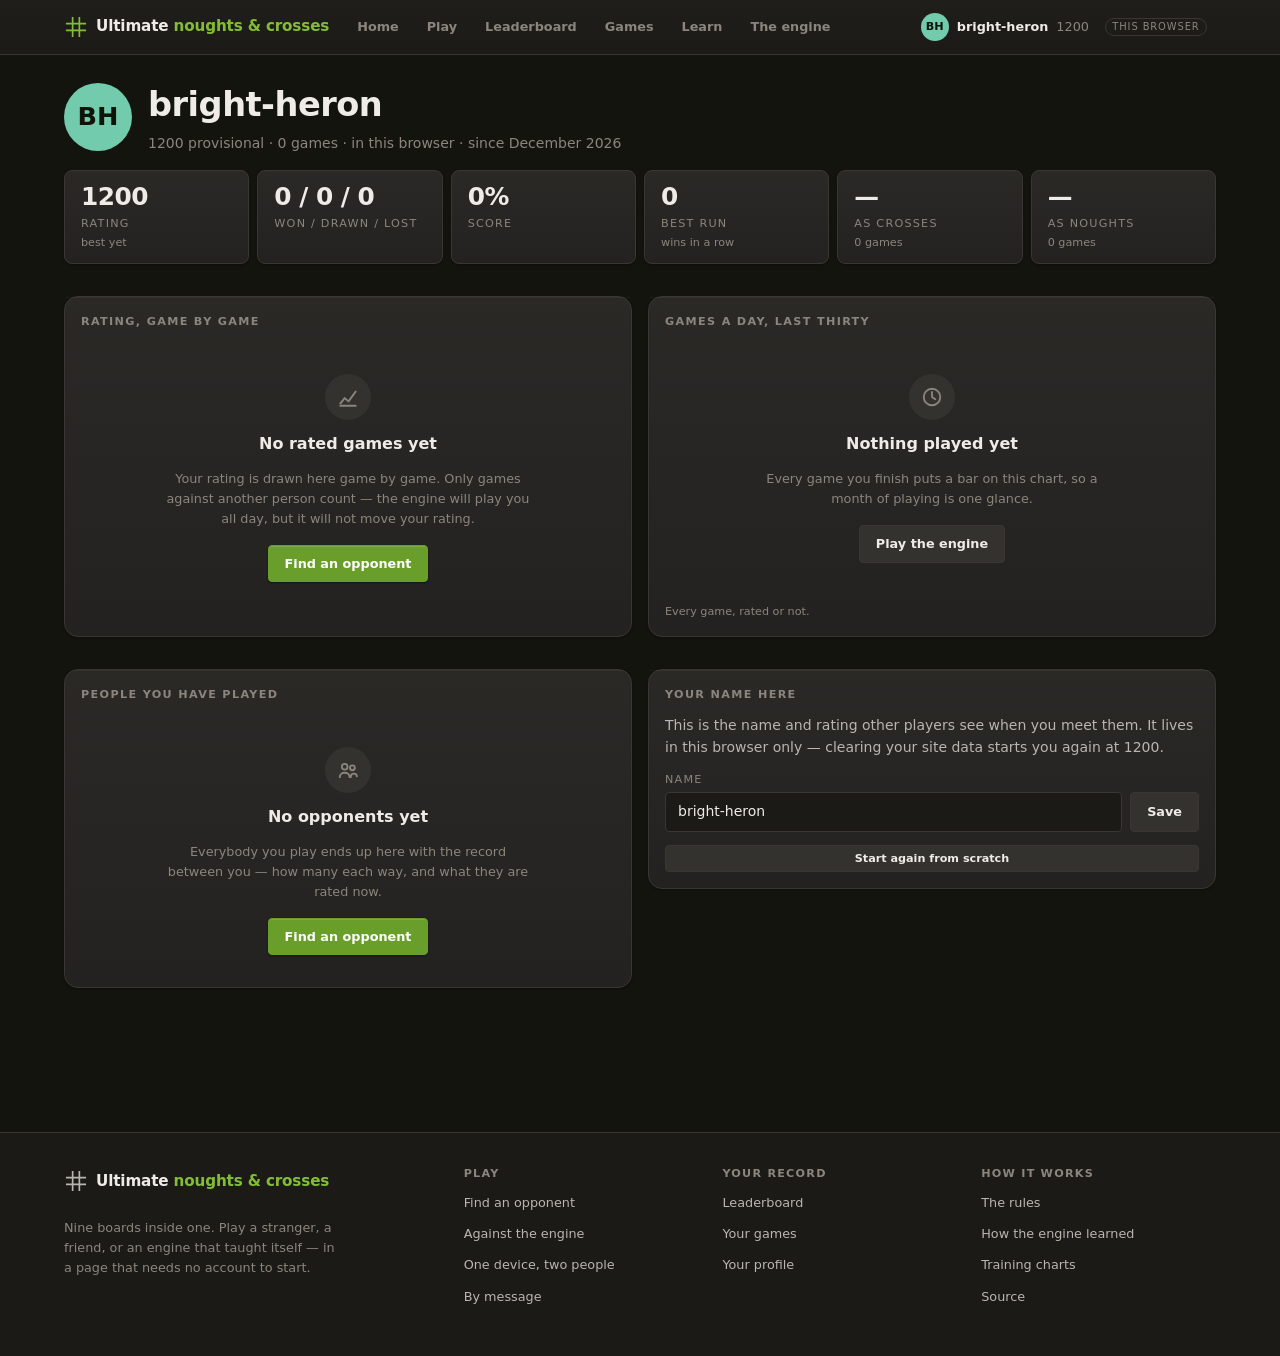
<file: profile.html>
<!DOCTYPE html>
<html lang="en">
<head>
<meta charset="UTF-8" />
<meta name="viewport" content="width=device-width, initial-scale=1.0" />
<meta name="description" content="Your rating, your record and everybody you have played." />
<meta name="theme-color" content="#161512" />
<title>Profile · Ultimate Noughts and Crosses</title>
<link rel="stylesheet" href="assets/css/site.css?v=32" />
<link rel="icon" href="data:image/svg+xml,%3Csvg xmlns='http://www.w3.org/2000/svg' viewBox='0 0 100 100'%3E%3Cg stroke='%23629924' stroke-width='6' fill='none'%3E%3Cpath d='M36 8v84M64 8v84M8 36h84M8 64h84'/%3E%3C/g%3E%3C/svg%3E" />
</head>
<body data-page="profile">
<main class="page" id="main">

  <div class="profile__head" data-head></div>

  <div class="tiles" style="margin-top:1rem" data-tiles></div>

  <div class="cols cols--2 section" style="align-items:stretch">
    <section class="card">
      <div class="card__head">
        <h2>Rating, game by game</h2>
        <span class="quiet" style="font-size:.76rem" data-rating-range></span>
      </div>
      <figure class="fig" data-rating-fig>
        <div class="fig__plot" data-rating></div>
        <figcaption class="fig__cap" data-rating-cap>Rated games only. Hover a point for the game.</figcaption>
      </figure>
    </section>

    <section class="card">
      <div class="card__head"><h2>Games a day, last thirty</h2></div>
      <figure class="fig">
        <div class="fig__plot" data-activity></div>
        <figcaption class="fig__cap">Every game, rated or not.</figcaption>
      </figure>
    </section>
  </div>

  <div class="cols cols--2 section">
    <section class="card card--flush">
      <div class="card__head" style="padding:1rem 1rem 0"><h2>People you have played</h2></div>
      <div class="scroll" data-rivals-box><table class="tbl">
        <thead><tr><th>Player</th><th class="num">Rating</th><th class="num">Games</th>
          <th>Head to head</th><th>Last</th></tr></thead>
        <tbody data-rivals></tbody>
      </table></div>
      <div data-rivals-empty></div>
    </section>

    <section class="card" data-settings>
      <div class="card__head"><h2>Your name here</h2></div>
      <p>This is the name and rating other players see when you meet them. It lives
         in this browser only — clearing your site data starts you again at 1200.</p>
      <label class="lbl" for="name">Name</label>
      <div class="row-join">
        <input id="name" type="text" data-name maxlength="20" autocomplete="off" />
        <button class="btn" type="button" data-save>Save</button>
      </div>
      <p class="netline" data-said></p>
      <div class="row-btn" style="margin-top:.8rem">
        <button class="btn btn--slim" type="button" data-forget>Start again from scratch</button>
      </div>
    </section>
  </div>

</main>

<script src="assets/js/config.js?v=32"></script>
<script src="assets/js/account.js?v=32"></script>
<script src="assets/js/player.js?v=32"></script>
<script src="assets/js/archive.js?v=32"></script>
<script src="assets/js/site.js?v=32"></script>
<script src="assets/js/profile.js?v=32" defer></script>
</body>
</html>
</file>
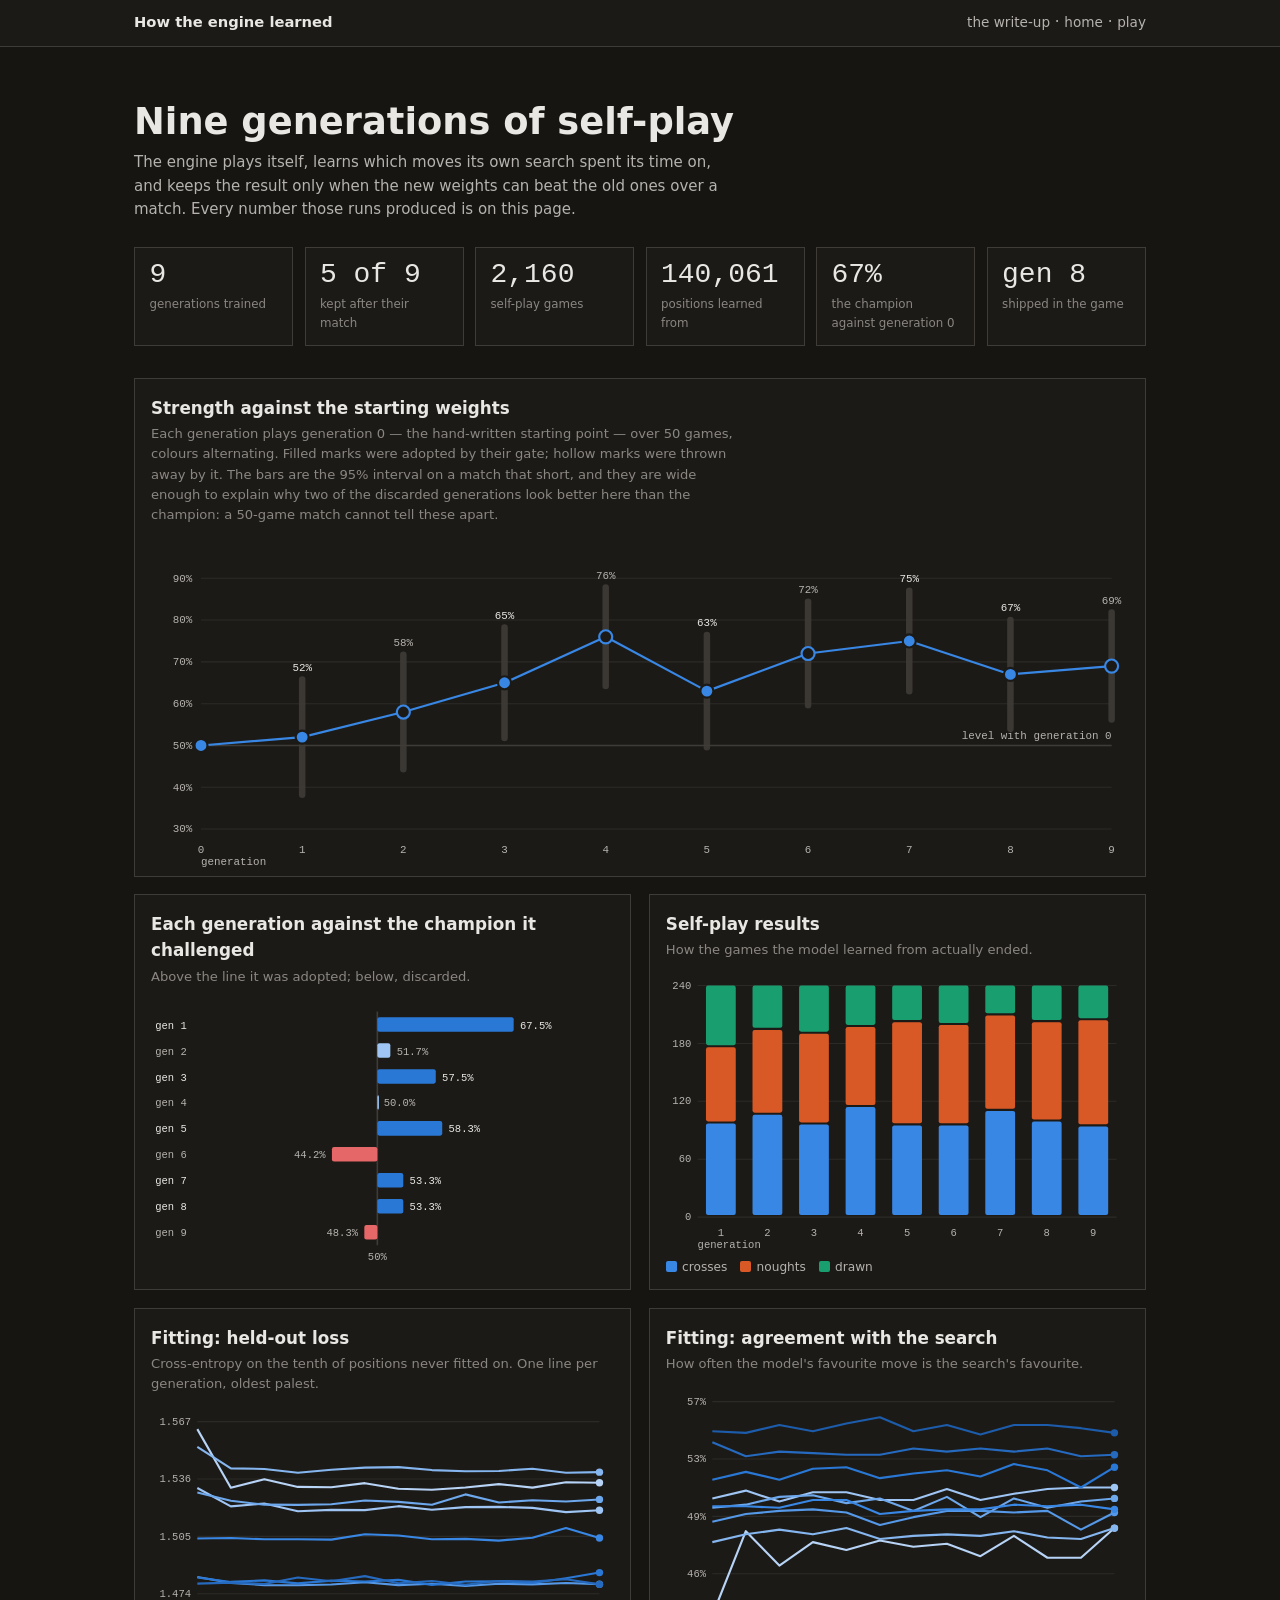
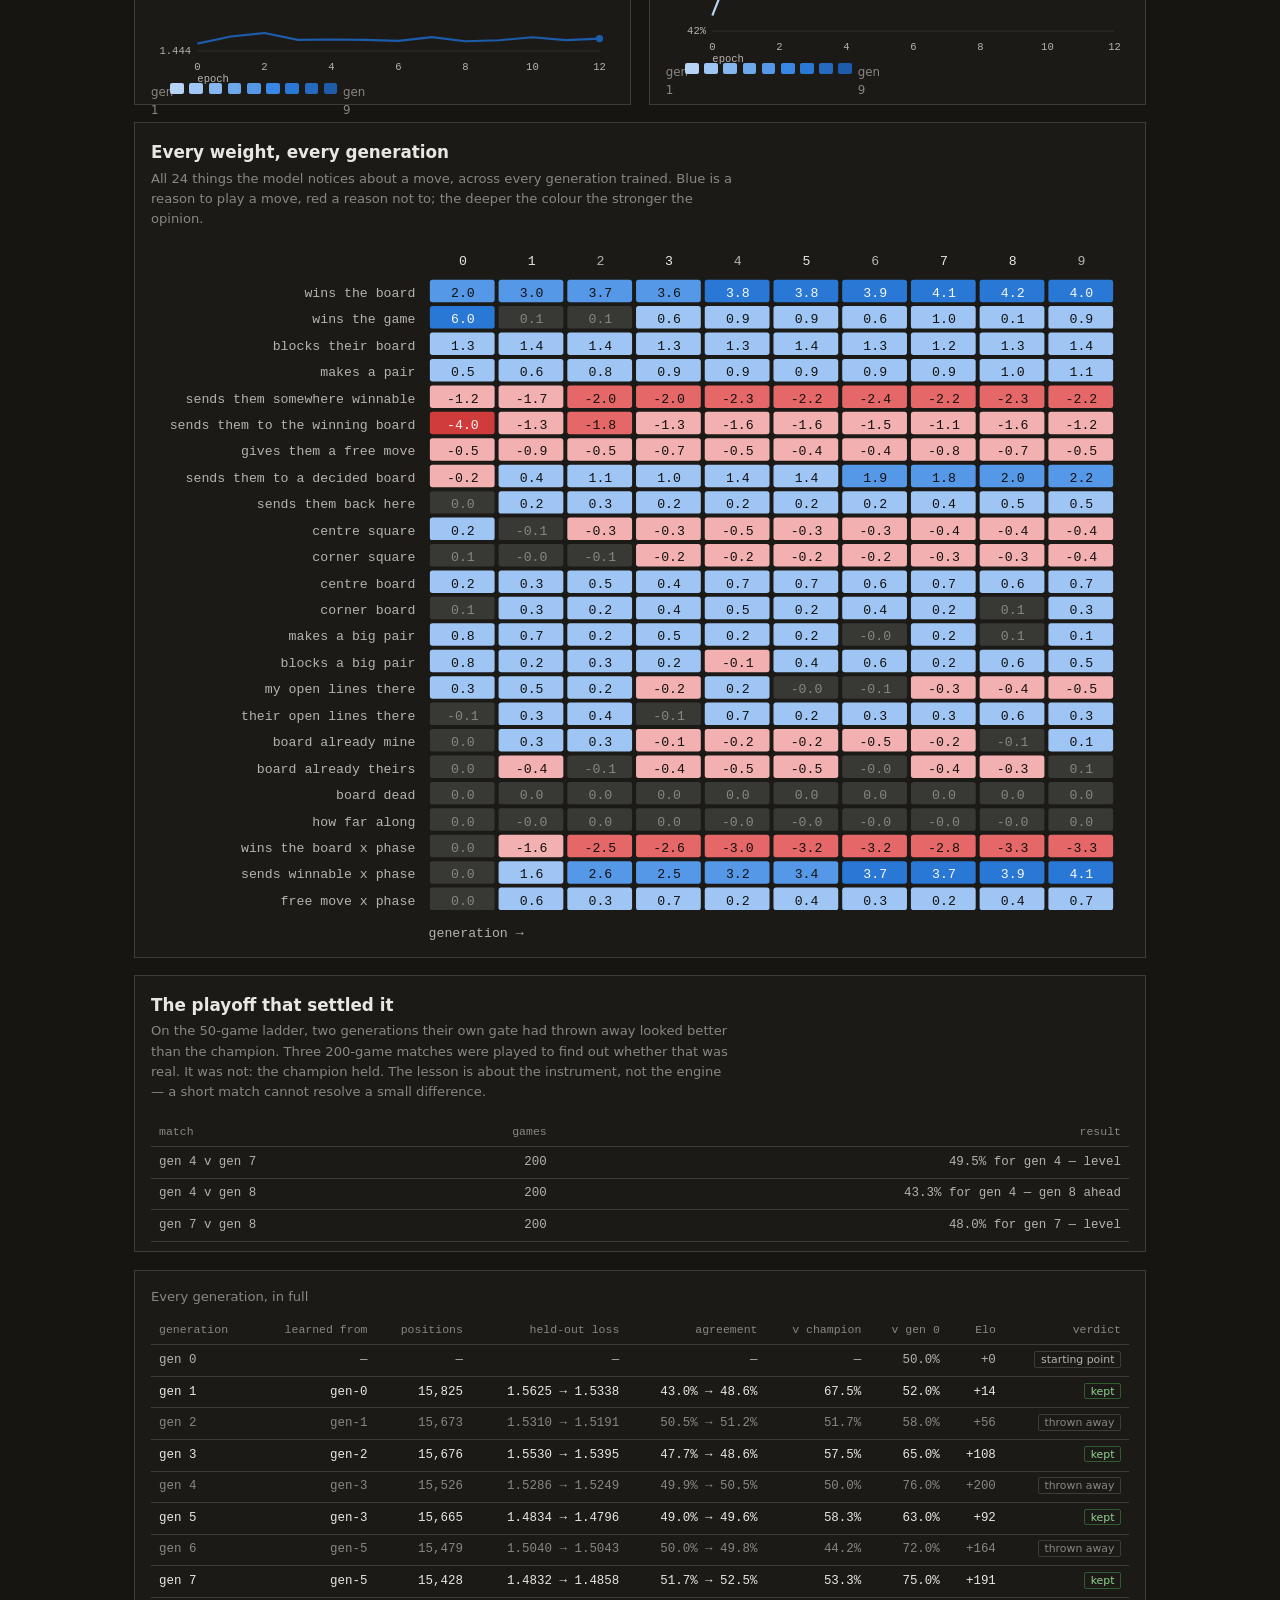
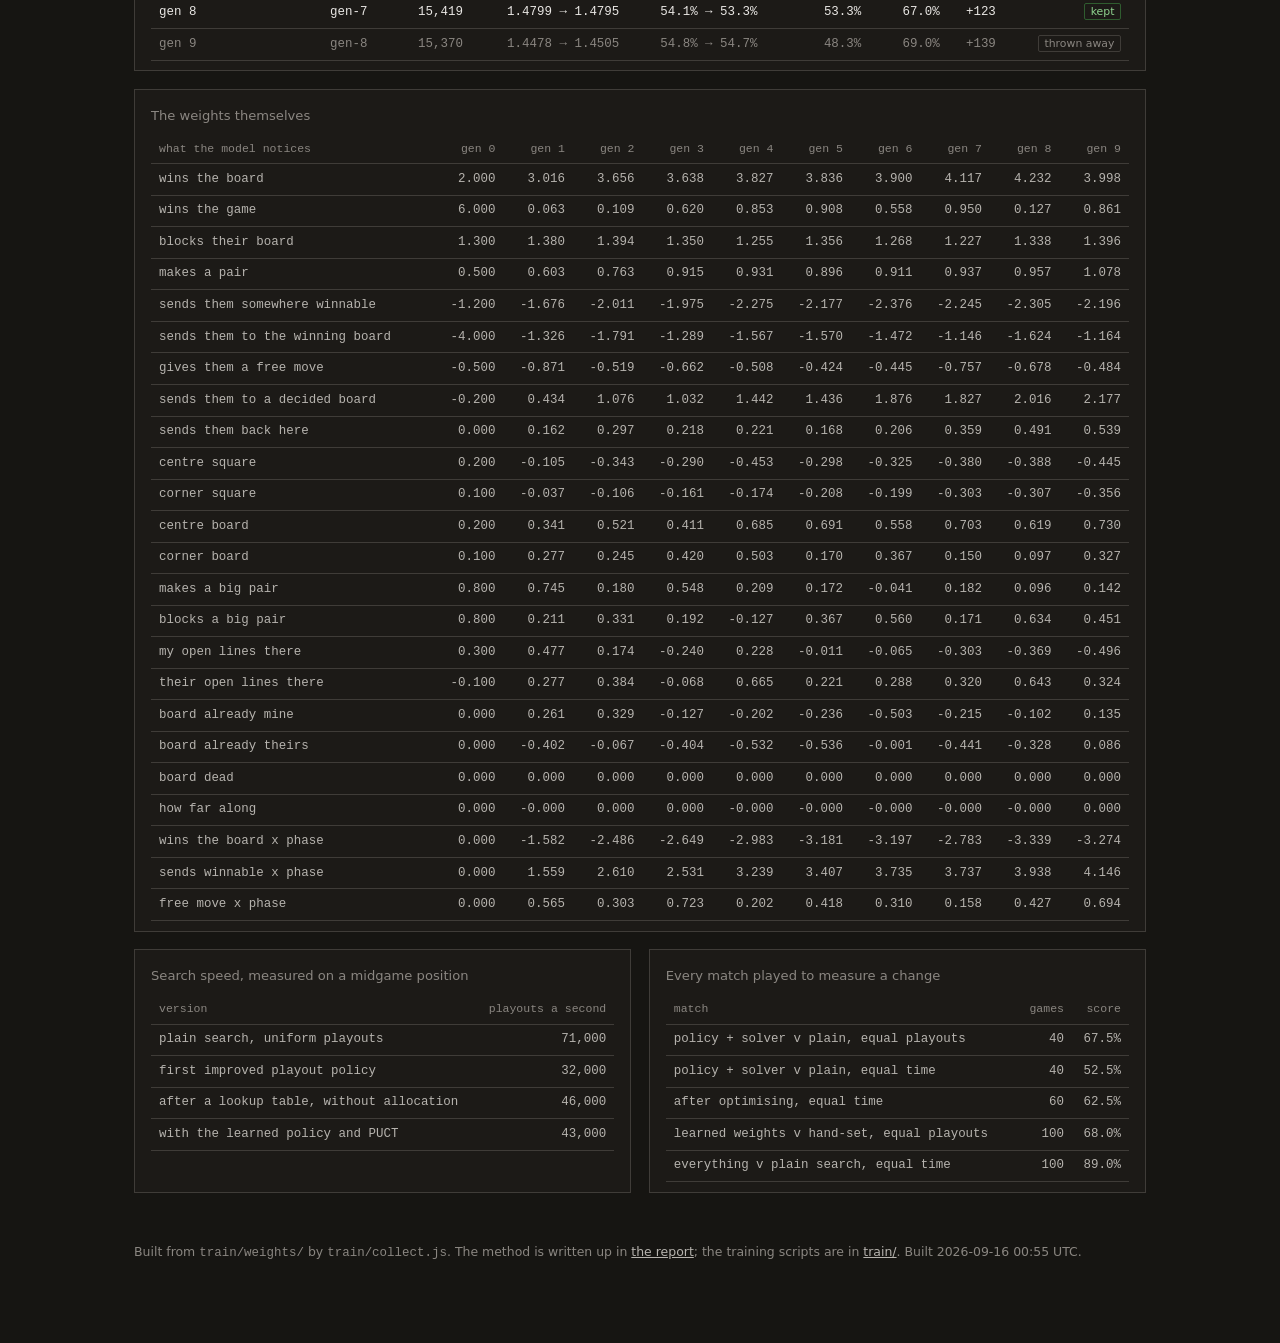
<file: progress.html>
<!DOCTYPE html>
<html lang="en">
<head>
<meta charset="UTF-8" />
<meta name="viewport" content="width=device-width, initial-scale=1.0" />
<meta name="description" content="How the ultimate noughts and crosses engine learned: every generation, every fitting curve, every weight." />
<meta name="theme-color" content="#161512" />
<title>How the engine learned</title>
<link rel="icon" href="data:image/svg+xml,%3Csvg xmlns='http://www.w3.org/2000/svg' viewBox='0 0 100 100'%3E%3Cg stroke='%23629924' stroke-width='6' fill='none'%3E%3Cpath d='M36 8v84M64 8v84M8 36h84M8 64h84'/%3E%3C/g%3E%3C/svg%3E" />
<style>
  :root {
    color-scheme: dark;
    --bg: #161512;
    --surface-1: #1c1a17;
    --surface-2: #232120;
    --line: #3f3c38;
    --grid: rgba(255,255,255,.07);
    --text-primary: #e9e7e4;
    --text-secondary: #b6b3ae;
    --text-muted: #8a8681;

    /* categorical — validated (dark, surface #1c1a17, all pairs) */
    --series-1: #3987e5;   /* crosses */
    --series-2: #d95926;   /* noughts */
    --series-3: #199e70;   /* drawn   */

    /* sequential blue, oldest → newest generation (ordinal floor: no darker than 600) */
    --seq-1: #cde2fb; --seq-2: #b7d3f6; --seq-3: #9ec5f4; --seq-4: #86b6ef;
    --seq-5: #6da7ec; --seq-6: #5598e7; --seq-7: #3987e5; --seq-8: #2a78d6;
    --seq-9: #256abf; --seq-10: #1c5cab;

    /* diverging blue ↔ red about a neutral grey */
    --div-pos-3: #2a78d6; --div-pos-2: #5598e7; --div-pos-1: #9ec5f4;
    --div-mid: #383835;
    --div-neg-1: #f3b0b0; --div-neg-2: #e66767; --div-neg-3: #d03b3b;

    --good: #0ca30c;
    --font: ui-sans-serif, system-ui, -apple-system, "Segoe UI", Roboto, "Helvetica Neue", Arial, sans-serif;
    --mono: ui-monospace, SFMono-Regular, Menlo, Consolas, monospace;
  }
  * { box-sizing: border-box; }
  body {
    margin: 0; background: var(--bg); color: var(--text-secondary);
    font-family: var(--font); font-size: 15px; line-height: 1.55;
    -webkit-font-smoothing: antialiased;
  }
  .wrap { max-width: 1060px; margin-inline: auto; padding: clamp(1rem, 3vw, 2rem) clamp(1rem, 3vw, 1.5rem) 4rem; }
  header.top { background: var(--surface-1); border-bottom: 1px solid var(--line); }
  .top__in { max-width: 1060px; margin-inline: auto; padding: .7rem clamp(1rem, 3vw, 1.5rem);
             display: flex; gap: 1rem; align-items: center; justify-content: space-between; }
  .top a { color: var(--text-secondary); text-decoration: none; font-size: .85rem; }
  .top a:hover { color: var(--text-primary); }
  .brand { color: var(--text-primary); font-weight: 600; font-size: .92rem; }

  h1 { color: var(--text-primary); font-size: clamp(1.6rem, 4vw, 2.3rem); line-height: 1.15;
       margin: 1.4rem 0 .5rem; font-weight: 600; }
  .lede { max-width: 62ch; margin: 0 0 1.6rem; }
  h2 { color: var(--text-primary); font-size: 1.05rem; font-weight: 600; margin: 0 0 .2rem; }
  .sub { font-size: .82rem; color: var(--text-muted); margin: 0 0 .9rem; max-width: 70ch; }

  .kpis { display: grid; grid-template-columns: repeat(auto-fit, minmax(150px, 1fr)); gap: .7rem; margin-bottom: 2rem; }
  .kpi { background: var(--surface-1); border: 1px solid var(--line); padding: .8rem .9rem; }
  .kpi__n { font-family: var(--mono); font-size: 1.75rem; color: var(--text-primary); line-height: 1.1; }
  .kpi__l { font-size: .74rem; color: var(--text-muted); margin-top: .25rem; }

  .card { background: var(--surface-1); border: 1px solid var(--line); padding: 1rem 1rem .6rem; margin-bottom: 1.1rem; }
  .row2 { display: grid; grid-template-columns: 1fr 1fr; gap: 1.1rem; }
  @media (max-width: 760px) { .row2 { grid-template-columns: 1fr; } }
  svg { display: block; width: 100%; height: auto; overflow: visible; }
  .grid line { stroke: var(--grid); stroke-width: 1; }
  .axis text { fill: var(--text-muted); font-size: 10px; font-family: var(--mono); }
  .axis line { stroke: var(--line); }
  .lbl { fill: var(--text-secondary); font-size: 10px; font-family: var(--mono); }
  .lbl--on { fill: var(--text-primary); }
  .legend { display: flex; flex-wrap: wrap; gap: .8rem; font-size: .76rem; color: var(--text-secondary);
            margin: .55rem 0 .2rem; }
  .legend i { width: .7rem; height: .7rem; display: inline-block; margin-right: .32rem;
              vertical-align: -1px; border-radius: 2px; }
  .ramp { display: flex; align-items: center; gap: .35rem; font-size: .74rem; color: var(--text-muted); }
  .ramp span { width: .85rem; height: .7rem; border-radius: 2px; }

  table { border-collapse: collapse; width: 100%; font-size: .78rem; font-family: var(--mono); }
  caption { text-align: left; font-family: var(--font); color: var(--text-muted);
            font-size: .82rem; padding-bottom: .5rem; }
  th, td { padding: .35rem .5rem; border-bottom: 1px solid var(--line); text-align: right; white-space: nowrap; }
  th { color: var(--text-muted); font-weight: 500; font-size: .72rem; text-align: right; }
  th:first-child, td:first-child { text-align: left; }
  tr.kept td { color: var(--text-primary); }
  tr.dropped td { color: var(--text-muted); }
  .scroll { overflow-x: auto; }
  .tag { font-family: var(--font); font-size: .68rem; padding: .05rem .35rem; border-radius: 2px;
         border: 1px solid var(--line); }
  .tag--kept { color: #8fd48f; border-color: #2f5c2f; }
  .tag--drop { color: var(--text-muted); }

  .tip { position: fixed; pointer-events: none; opacity: 0; transition: opacity .12s;
         background: #0e0d0b; border: 1px solid var(--line); padding: .45rem .6rem;
         font-size: .76rem; color: var(--text-primary); z-index: 10; max-width: 260px; }
  .tip b { font-family: var(--mono); }
  .foot { font-size: .78rem; color: var(--text-muted); margin-top: 2rem; }
  .foot a { color: var(--text-secondary); }
</style>
</head>
<body>
<header class="top">
  <div class="top__in">
    <span class="brand">How the engine learned</span>
    <span><a href="paper.html">the write-up</a> · <a href="index.html">home</a> ·
      <a href="play.html">play</a></span>
  </div>
</header>

<main class="wrap">
  <h1>Nine generations of self-play</h1>
  <p class="lede">The engine plays itself, learns which moves its own search spent
    its time on, and keeps the result only when the new weights can beat the old
    ones over a match. Every number those runs produced is on this page.</p>

  <div class="kpis" data-kpis></div>

  <div class="card">
    <h2>Strength against the starting weights</h2>
    <p class="sub">Each generation plays generation 0 — the hand-written starting
      point — over 50 games, colours alternating. Filled marks were adopted by
      their gate; hollow marks were thrown away by it. The bars are the 95%
      interval on a match that short, and they are wide enough to explain why
      two of the discarded generations look better here than the champion:
      a 50-game match cannot tell these apart.</p>
    <div data-chart="ladder"></div>
  </div>

  <div class="row2">
    <div class="card">
      <h2>Each generation against the champion it challenged</h2>
      <p class="sub">Above the line it was adopted; below, discarded.</p>
      <div data-chart="gate"></div>
    </div>
    <div class="card">
      <h2>Self-play results</h2>
      <p class="sub">How the games the model learned from actually ended.</p>
      <div data-chart="selfplay"></div>
      <div class="legend">
        <span><i style="background:var(--series-1)"></i>crosses</span>
        <span><i style="background:var(--series-2)"></i>noughts</span>
        <span><i style="background:var(--series-3)"></i>drawn</span>
      </div>
    </div>
  </div>

  <div class="row2">
    <div class="card">
      <h2>Fitting: held-out loss</h2>
      <p class="sub">Cross-entropy on the tenth of positions never fitted on. One
        line per generation, oldest palest.</p>
      <div data-chart="loss"></div>
      <div class="ramp" data-ramp="loss"></div>
    </div>
    <div class="card">
      <h2>Fitting: agreement with the search</h2>
      <p class="sub">How often the model's favourite move is the search's favourite.</p>
      <div data-chart="agree"></div>
      <div class="ramp" data-ramp="agree"></div>
    </div>
  </div>

  <div class="card">
    <h2>Every weight, every generation</h2>
    <p class="sub">All 24 things the model notices about a move, across every
      generation trained. Blue is a reason to play a move, red a reason not to;
      the deeper the colour the stronger the opinion.</p>
    <div data-chart="weights"></div>
  </div>

  <div class="card">
    <h2>The playoff that settled it</h2>
    <p class="sub">On the 50-game ladder, two generations their own gate had
      thrown away looked better than the champion. Three 200-game matches were
      played to find out whether that was real. It was not: the champion held.
      The lesson is about the instrument, not the engine — a short match cannot
      resolve a small difference.</p>
    <div class="scroll"><table data-table="playoff"></table></div>
  </div>

  <div class="card scroll">
    <table data-table="generations"><caption>Every generation, in full</caption></table>
  </div>

  <div class="card scroll">
    <table data-table="weights"><caption>The weights themselves</caption></table>
  </div>

  <div class="row2">
    <div class="card scroll">
      <table data-table="throughput"><caption>Search speed, measured on a midgame position</caption></table>
    </div>
    <div class="card scroll">
      <table data-table="matches"><caption>Every match played to measure a change</caption></table>
    </div>
  </div>

  <p class="foot">Built from <code>train/weights/</code> by <code>train/collect.js</code>.
    The method is written up in <a href="paper.html">the report</a>;
    the training scripts are in <a href="https://github.com/HusaynYahya/noughtsandcrosses/tree/main/train">train/</a>.
    <span data-built></span></p>
</main>

<div class="tip" data-tip></div>
<script src="assets/js/progress-data.js?v=1"></script>
<script src="assets/js/progress.js?v=1"></script>
</body>
</html>
</file>
<file: assets/css/site.css>
/* ============================================================================
   ULTIMATE NOUGHTS AND CROSSES — the site around the board
   ----------------------------------------------------------------------------
   Every page loads this: the tokens, the reset, the header and foot, and the
   pieces the pages are built from — sections, cards, tiles, tables, buttons,
   and the empty states that have to carry a page before anybody has played on
   it.

   Three rules hold the look together:

     One accent. Green is the colour of things you can press, and nothing else
     borrows it.
     One rhythm. Every gap is a step on the --s scale, so nothing is a pixel
     off anything else.
     Movement means something. Things move on hover and on arrival, quickly
     and slightly; nothing moves to decorate itself, and nothing moves at all
     for somebody who has asked their machine to stop.
   ============================================================================ */

:root {
  /* ---- ground and surfaces ---- */
  --bg:        #14140f;
  --bg-2:      #1b1a16;
  --panel:     #232220;
  --panel-2:   #2b2926;
  --panel-3:   #34322e;
  --line:      #3a3733;
  --line-hard: #56514a;        /* the heavy lines between the nine boards */
  --line-soft: rgba(255, 255, 255, 0.055);
  --edge:      rgba(255, 255, 255, 0.035);   /* the hairline that lifts a card */

  /* ---- ink ---- */
  --text:        #b9b5af;
  --text-dim:    #8b857d;
  --text-strong: #efece7;

  /* ---- the one accent ---- */
  --go:      #6a9e2a;
  --go-hi:   #83bd36;
  --go-ink:  #0f1408;
  --go-dim:  rgba(106, 158, 42, 0.18);
  --go-edge: rgba(131, 189, 54, 0.38);

  --win:  #8cc63f;
  --draw: #8b857d;
  --loss: #d4705a;
  --warn: #d8a03c;

  /* ---- the board ---- */
  --sq-light: #3b3731;
  --sq-dark:  #252320;
  --live:     rgba(155, 199, 0, 0.26);
  --live-hi:  rgba(155, 199, 0, 0.42);
  --last:     rgba(155, 199, 0, 0.30);
  --x: #f0eee9;
  --o: #63a9e0;

  /* ---- rhythm: every gap is one of these ---- */
  --s-1: .25rem;  --s-2: .5rem;   --s-3: .75rem;  --s-4: 1rem;
  --s-5: 1.5rem;  --s-6: 2rem;    --s-7: 3rem;    --s-8: 4.5rem;

  /* ---- edges and depth ---- */
  --r-sm: 4px;  --r: 8px;  --r-lg: 14px;  --r-pill: 999px;
  --lift:  0 1px 2px rgba(0, 0, 0, .38);
  --lift-2: 0 2px 4px rgba(0, 0, 0, .34), 0 12px 28px rgba(0, 0, 0, .28);
  --ring: 0 0 0 3px rgba(131, 189, 54, .28);

  /* ---- type ---- */
  --font: ui-sans-serif, system-ui, -apple-system, "Segoe UI", Roboto,
          "Helvetica Neue", Arial, sans-serif;
  --mono: ui-monospace, SFMono-Regular, Menlo, Consolas, monospace;
  --t-xs: .7rem;  --t-sm: .8rem;  --t-md: .875rem;  --t-lg: 1rem;

  --ease: cubic-bezier(.22, 1, .36, 1);
  --quick: .16s var(--ease);
  --calm: .32s var(--ease);
}

*, *::before, *::after { box-sizing: border-box; }
[hidden] { display: none !important; }
html { -webkit-text-size-adjust: 100%; scroll-behavior: smooth; }
body {
  margin: 0;
  background: var(--bg);
  color: var(--text);
  font-family: var(--font);
  font-size: 15px;
  line-height: 1.55;
  -webkit-font-smoothing: antialiased;
  text-rendering: optimizeLegibility;
}
h1, h2, h3, h4 { color: var(--text-strong); font-weight: 650; letter-spacing: -.015em; }
a { color: var(--go-hi); }

@media (prefers-reduced-motion: reduce) {
  html { scroll-behavior: auto; }
  *, *::before, *::after {
    animation-duration: .001ms !important; animation-iteration-count: 1 !important;
    transition-duration: .001ms !important;
  }
}

/* things arrive rather than appear */
@keyframes rise { from { opacity: 0; transform: translateY(6px); } to { opacity: 1; transform: none; } }
.rise { animation: rise .42s var(--ease) both; }
.rise-2 { animation-delay: .06s; }
.rise-3 { animation-delay: .12s; }

.skip-link {
  position: absolute; left: -9999px; top: 0; z-index: 100;
  background: var(--panel); color: var(--text-strong);
  padding: var(--s-3) var(--s-4); border: 1px solid var(--line); border-radius: var(--r);
}
.skip-link:focus { left: var(--s-3); top: var(--s-3); }

/* ---- the top bar, on every page --------------------------------------- */
.top {
  background: linear-gradient(180deg, #1f1e1a, var(--bg-2));
  border-bottom: 1px solid var(--line);
  position: sticky; top: 0; z-index: 40;
}
.top__inner {
  max-width: 1200px; margin-inline: auto;
  padding: var(--s-2) clamp(var(--s-3), 2vw, var(--s-5));
  display: flex; align-items: center; gap: var(--s-4);
}
.brand {
  display: inline-flex; align-items: center; gap: var(--s-2); color: var(--go-hi);
  text-decoration: none; flex: none; padding: var(--s-1) 0;
}
.brand__mark { width: 24px; height: 24px; flex: none; transition: transform var(--calm); }
.brand:hover .brand__mark { transform: rotate(90deg); }
.brand__word {
  color: var(--text-strong); font-size: .95rem; font-weight: 650; letter-spacing: -.01em;
}
.brand__word b { color: var(--go-hi); font-weight: 650; }
@media (max-width: 900px) { .brand__word { display: none; } }

.nav { display: flex; gap: var(--s-1); flex: 1 1 auto; overflow-x: auto; scrollbar-width: none; }
.nav::-webkit-scrollbar { display: none; }
.nav a {
  color: var(--text-dim); text-decoration: none; font-size: var(--t-sm); font-weight: 550;
  padding: var(--s-2) var(--s-3); border-radius: var(--r-sm); white-space: nowrap;
  position: relative; transition: color var(--quick), background var(--quick);
}
.nav a:hover { color: var(--text-strong); background: var(--panel); }
.nav a[aria-current="page"] { color: var(--text-strong); }
.nav a[aria-current="page"]::after {
  content: ""; position: absolute; left: var(--s-3); right: var(--s-3); bottom: -.55rem;
  height: 2px; background: var(--go); border-radius: 2px;
}

.who {
  display: inline-flex; align-items: center; gap: var(--s-2); flex: none;
  color: var(--text); text-decoration: none; font-size: var(--t-sm);
  padding: var(--s-1) var(--s-2) var(--s-1) var(--s-1);
  border: 1px solid transparent; border-radius: var(--r-pill);
  transition: border-color var(--quick), background var(--quick);
}
.who:hover { border-color: var(--line); background: var(--panel); }
.who__face {
  width: 28px; height: 28px; flex: none; border-radius: 50%;
  display: grid; place-items: center; font-size: var(--t-xs); font-weight: 700;
  color: var(--go-ink); background: var(--go);
}
.who__name { color: var(--text-strong); font-weight: 600; }
.top__in { display: flex; gap: var(--s-2); flex: none; }
@media (max-width: 620px) { .top__in .btn:not(.btn--go) { display: none; } }
.who__rating { color: var(--text-dim); font-variant-numeric: tabular-nums; }
@media (max-width: 560px) { .who__name, .who .tag { display: none; } }

/* ---- the page shell ---------------------------------------------------- */
.page {
  max-width: 1200px; margin-inline: auto;
  padding: var(--s-5) clamp(var(--s-3), 2vw, var(--s-5)) var(--s-8);
}
.page--wide { max-width: 1320px; }
.page__head { margin: 0 0 var(--s-5); }
.page__head h1 {
  margin: 0 0 var(--s-1); font-size: clamp(1.5rem, 3.6vw, 2.1rem); line-height: 1.15;
}
.page__head p { margin: 0; color: var(--text-dim); font-size: var(--t-md); max-width: 64ch; }

.section { margin-top: var(--s-6); }
.section__head {
  display: flex; align-items: baseline; justify-content: space-between;
  gap: var(--s-3); margin: 0 0 var(--s-3); flex-wrap: wrap;
}
.section__head h2 { margin: 0; font-size: 1.05rem; }
.section__head p { margin: 0; color: var(--text-dim); font-size: var(--t-sm); }

.cols { display: grid; gap: var(--s-4); align-items: start; }
.cols--2 { grid-template-columns: minmax(0, 1fr) minmax(0, 1fr); }
.cols--3 { grid-template-columns: repeat(3, minmax(0, 1fr)); }
.cols--side { grid-template-columns: minmax(0, 1fr) minmax(0, 21rem); }
@media (max-width: 920px) {
  .cols--2, .cols--3, .cols--side { grid-template-columns: minmax(0, 1fr); }
}
.stack { display: grid; gap: var(--s-4); align-content: start; }

/* ---- cards -------------------------------------------------------------- */
.card {
  background: linear-gradient(180deg, var(--panel-2), var(--panel));
  border: 1px solid var(--line); border-radius: var(--r-lg);
  padding: var(--s-4); min-width: 0; box-shadow: var(--lift);
  position: relative;
}
.card::before {
  content: ""; position: absolute; inset: 0 0 auto; height: 1px;
  background: var(--edge); border-radius: var(--r-lg) var(--r-lg) 0 0;
}
.card--flush { padding: 0; overflow: hidden; }
.card--flush > .card__head { padding: var(--s-4) var(--s-4) 0; }
.card--flush > .empty, .card--flush > .scroll { margin: 0; }
.card--quiet { background: var(--bg-2); box-shadow: none; }
.card__head {
  display: flex; align-items: baseline; justify-content: space-between;
  gap: var(--s-3); margin: 0 0 var(--s-3);
}
.card__head h2 {
  margin: 0; font-size: var(--t-xs); text-transform: uppercase; letter-spacing: .12em;
  color: var(--text-dim); font-weight: 650;
}
.card__head a, .card__head .linkish {
  color: var(--go-hi); text-decoration: none; font-size: var(--t-sm); font-weight: 550;
}
.card__head a:hover, .card__head .linkish:hover { text-decoration: underline; }
.card p { margin: 0 0 var(--s-3); font-size: var(--t-md); }
.card p:last-child { margin-bottom: 0; }
.card em { color: var(--text-strong); font-style: italic; }

/* a card you can press: the whole thing is the target */
.pick {
  display: flex; gap: var(--s-3); align-items: flex-start; text-decoration: none;
  color: inherit; cursor: pointer; text-align: left; width: 100%;
  font: inherit; border: 1px solid var(--line); border-radius: var(--r-lg);
  background: linear-gradient(180deg, var(--panel-2), var(--panel));
  padding: var(--s-4); box-shadow: var(--lift);
  transition: transform var(--quick), border-color var(--quick), box-shadow var(--quick);
}
.pick:hover { transform: translateY(-2px); border-color: var(--line-hard); box-shadow: var(--lift-2); }
.pick:active { transform: translateY(0); }
.pick--go { border-color: var(--go-edge); background: linear-gradient(180deg, #2c3520, #242a1b); }
.pick--go:hover { border-color: var(--go-hi); }
.pick__mark {
  width: 34px; height: 34px; flex: none; border-radius: var(--r);
  display: grid; place-items: center; background: var(--panel-3); color: var(--go-hi);
}
.pick--go .pick__mark { background: var(--go); color: var(--go-ink); }
.pick__mark svg { width: 19px; height: 19px; }
.pick b { display: block; color: var(--text-strong); font-size: var(--t-lg); font-weight: 650; }
.pick span { display: block; color: var(--text-dim); font-size: var(--t-sm); margin-top: .1rem; }

/* ---- numbers at a glance ------------------------------------------------ */
.tiles { display: grid; grid-template-columns: repeat(auto-fit, minmax(8rem, 1fr)); gap: var(--s-2); }
.tile {
  background: linear-gradient(180deg, var(--panel-2), var(--panel));
  border: 1px solid var(--line); border-radius: var(--r);
  padding: var(--s-3) var(--s-4); box-shadow: var(--lift);
}
.tile__n {
  display: block; font-size: 1.55rem; font-weight: 650; color: var(--text-strong);
  font-variant-numeric: tabular-nums; line-height: 1.1; letter-spacing: -.02em;
}
.tile__k {
  display: block; font-size: var(--t-xs); text-transform: uppercase; letter-spacing: .11em;
  color: var(--text-dim); margin-top: var(--s-1);
}
.tile__sub { display: block; font-size: var(--t-xs); color: var(--text-dim); margin-top: .1rem; }
.tiles--tight { grid-template-columns: repeat(3, minmax(0, 1fr)); gap: var(--s-2); margin-top: var(--s-3); }
.tiles--tight .tile { padding: var(--s-2) var(--s-3); }
.tiles--tight .tile__n { font-size: 1.05rem; }
.up { color: var(--win); } .down { color: var(--loss); } .flat { color: var(--draw); }

/* ---- tables -------------------------------------------------------------- */
.tbl { width: 100%; border-collapse: collapse; font-size: var(--t-md); }
.tbl th {
  text-align: left; font-weight: 550; font-size: var(--t-xs); text-transform: uppercase;
  letter-spacing: .11em; color: var(--text-dim); padding: var(--s-2) var(--s-3);
  border-bottom: 1px solid var(--line); white-space: nowrap;
  position: sticky; top: 0; background: var(--panel); z-index: 1;
}
.tbl td {
  padding: var(--s-3); border-bottom: 1px solid var(--line-soft); vertical-align: middle;
}
.tbl tr:last-child td { border-bottom: 0; }
.tbl tbody tr { transition: background var(--quick); }
.tbl tbody tr:hover { background: var(--panel-2); }
.tbl .num { text-align: right; font-variant-numeric: tabular-nums; }
.tbl .you { background: var(--go-dim); box-shadow: inset 2px 0 0 var(--go); }
.tbl .you td { color: var(--text-strong); }
.tbl a { color: var(--text-strong); text-decoration: none; }
.tbl a:hover { color: var(--go-hi); }
.scroll { overflow-x: auto; }

.face {
  width: 26px; height: 26px; flex: none; border-radius: 50%;
  display: inline-grid; place-items: center; font-size: var(--t-xs); font-weight: 700;
  color: var(--go-ink); vertical-align: middle; margin-right: var(--s-2);
}
.name { display: inline-flex; align-items: center; min-width: 0; }
.tag {
  display: inline-block; font-size: .62rem; text-transform: uppercase; letter-spacing: .09em;
  color: var(--text-dim); border: 1px solid var(--line); border-radius: var(--r-pill);
  padding: 0 .4rem; margin-left: var(--s-2); vertical-align: middle;
}
.tag--go { color: var(--go-hi); border-color: var(--go-edge); }
.dot { width: 7px; height: 7px; border-radius: 50%; display: inline-block; margin-right: var(--s-2); }
.dot--on { background: var(--go-hi); box-shadow: 0 0 0 3px var(--go-dim); }
.dot--off { background: var(--line-hard); }
.w { color: var(--win); } .d { color: var(--draw); } .l { color: var(--loss); }

/* ---- nothing here yet ---------------------------------------------------- */
/* An empty page is the first thing most people see, so it has to say what to
   do next rather than that there is nothing. */
.empty {
  color: var(--text-dim); font-size: var(--t-md); padding: var(--s-6) var(--s-4);
  text-align: center;
}
.empty__box {
  display: grid; justify-items: center; gap: var(--s-3);
  padding: var(--s-6) var(--s-4); text-align: center;
}
.empty__mark {
  width: 46px; height: 46px; border-radius: 50%; display: grid; place-items: center;
  background: var(--panel-3); color: var(--text-dim);
}
.empty__mark svg { width: 22px; height: 22px; }
.empty__box b { color: var(--text-strong); font-size: var(--t-lg); font-weight: 650; }
.empty__box p { margin: 0; max-width: 46ch; font-size: var(--t-sm); color: var(--text-dim); }
.empty__box .row-btn { margin-top: var(--s-1); justify-content: center; }

/* ---- controls ------------------------------------------------------------ */
.lbl {
  display: block; font-size: var(--t-xs); text-transform: uppercase;
  letter-spacing: .11em; color: var(--text-dim); margin-bottom: var(--s-1);
}
.lbl--spaced { margin-top: var(--s-3); }
.row2 { display: grid; grid-template-columns: 1fr 1fr; gap: var(--s-2); margin-top: var(--s-3); }
.row-btn { display: flex; gap: var(--s-2); flex-wrap: wrap; }
.row-btn .btn { flex: 1 1 auto; }
.row-join { display: flex; gap: var(--s-2); }
.row-join input { flex: 1 1 auto; min-width: 0; }
.hairline {
  margin: var(--s-3) 0 var(--s-2); font-size: var(--t-xs); color: var(--text-dim);
  text-transform: uppercase; letter-spacing: .11em; text-align: center;
}

select, input[type="text"], input[type="number"], input[type="password"],
input[type="email"], input[type="search"] {
  width: 100%; font: inherit; font-size: var(--t-md);
  color: var(--text-strong); background: var(--bg-2);
  border: 1px solid var(--line); border-radius: var(--r-sm);
  padding: var(--s-2) var(--s-3);
  transition: border-color var(--quick), box-shadow var(--quick);
}
select { cursor: pointer; }
select:hover, input:hover:not(:disabled) { border-color: var(--line-hard); }
input:focus, select:focus { border-color: var(--go); }
input::placeholder { color: var(--text-dim); }

.btn {
  font: inherit; font-size: var(--t-sm); font-weight: 650;
  display: inline-flex; align-items: center; justify-content: center; gap: var(--s-2);
  padding: var(--s-2) var(--s-4); cursor: pointer; text-decoration: none;
  color: var(--text-strong); background: var(--panel-3);
  border: 1px solid var(--line); border-radius: var(--r-sm); white-space: nowrap;
  transition: background var(--quick), border-color var(--quick), color var(--quick),
              transform var(--quick), box-shadow var(--quick);
}
.btn:hover:not(:disabled) { background: #3f3c37; border-color: var(--line-hard); }
.btn:active:not(:disabled) { transform: translateY(1px); }
.btn--go {
  background: var(--go); border-color: var(--go); color: #fff; width: 100%;
  box-shadow: 0 1px 0 rgba(255, 255, 255, .12) inset, var(--lift);
}
.btn--go:hover:not(:disabled) { background: var(--go-hi); border-color: var(--go-hi); color: #fff; }
.btn--quiet { background: transparent; }
.btn--slim { padding: var(--s-1) var(--s-3); font-size: var(--t-xs); }
.btn--big { padding: var(--s-3) var(--s-5); font-size: var(--t-md); border-radius: var(--r); }
.btn:disabled { opacity: .42; cursor: default; }
.btn svg { width: 15px; height: 15px; }
button:focus-visible, select:focus-visible, input:focus-visible, a:focus-visible {
  outline: 2px solid var(--go-hi); outline-offset: 2px; box-shadow: var(--ring);
}

.code {
  font-family: var(--mono); font-size: .88rem; color: var(--text-strong);
  background: var(--bg-2); border: 1px dashed var(--line); border-radius: var(--r-sm);
  padding: var(--s-2) var(--s-3); margin: 0 0 var(--s-2); word-break: break-word;
}
.netline { font-size: var(--t-sm); line-height: 1.5; color: var(--text-dim); margin: var(--s-2) 0 0; }
.netline--live { color: var(--go-hi); }
.netline--error { color: var(--loss); }
.linkish {
  background: none; border: 0; padding: 0; font: inherit; cursor: pointer;
  color: var(--go-hi); text-decoration: underline; text-underline-offset: 2px;
}
.quiet { color: var(--text-dim); font-weight: 400; }

/* ---- tabs ---------------------------------------------------------------- */
.tabs {
  display: inline-flex; gap: var(--s-1); margin: 0 0 var(--s-4);
  background: var(--bg-2); border: 1px solid var(--line);
  border-radius: var(--r-pill); padding: var(--s-1);
}
.tab {
  font: inherit; font-size: var(--t-sm); font-weight: 600; cursor: pointer;
  background: none; border: 0; border-radius: var(--r-pill);
  color: var(--text-dim); padding: var(--s-1) var(--s-4);
  transition: color var(--quick), background var(--quick);
}
.tab:hover { color: var(--text-strong); }
.tab--on { color: var(--go-ink); background: var(--go-hi); }

/* ---- charts -------------------------------------------------------------- */
/* One measure a chart, one accent, axes quiet enough to read past. Every mark
   carries its own title, so the numbers are reachable without hovering. */
.fig { margin: 0; }
.fig__plot { width: 100%; }
.fig__cap { margin: var(--s-2) 0 0; font-size: var(--t-xs); color: var(--text-dim); }
.chart { width: 100%; height: auto; display: block; overflow: visible; }
.chart__grid { stroke: var(--line); stroke-width: 1; stroke-dasharray: 2 4; }
.chart__axis { stroke: var(--line); stroke-width: 1; }
.chart__tick { fill: var(--text-dim); font-size: 10px; font-family: var(--font); }
.chart__line { fill: none; stroke: var(--go-hi); stroke-width: 2; stroke-linejoin: round;
               stroke-linecap: round; }
.chart__area { fill: var(--go-dim); stroke: none; }
.chart__dot { fill: var(--go-hi); stroke: var(--panel); stroke-width: 2; }
.chart__hit { fill: transparent; }
.chart__hit:hover { fill: var(--line-soft); }
.chart__now { fill: var(--text-strong); font-size: 12px; font-weight: 650; font-family: var(--font); }
.chart__bar { fill: var(--go); transition: fill var(--quick); }
.chart__bar:hover { fill: var(--go-hi); }
.chart__bar--none { fill: var(--line); }

/* ---- profile ------------------------------------------------------------- */
.profile__card { display: flex; align-items: center; gap: var(--s-4); }
.face--huge { width: 68px; height: 68px; font-size: 1.6rem; margin: 0; border-radius: 50%; }
.face--big { width: 42px; height: 42px; font-size: 1rem; margin: 0; }
.profile__card h1 { margin: 0; font-size: clamp(1.5rem, 3.6vw, 2.1rem); }
.profile__sub { margin: .1rem 0 0; color: var(--text-dim); font-size: var(--t-md); }

.youcard { display: flex; align-items: center; gap: var(--s-3); }
.youcard__name {
  display: block; color: var(--text-strong); font-size: var(--t-lg); font-weight: 650;
  border-bottom: 1px dashed transparent;
}
.youcard__name[data-rename] { cursor: pointer; }
.youcard__name:hover { border-bottom-color: var(--line-hard); }
.youcard__rating { display: block; font-size: var(--t-sm); color: var(--text-dim); }

/* ---- the foot ------------------------------------------------------------ */
.foot { border-top: 1px solid var(--line); background: var(--bg-2); margin-top: var(--s-8); }
.foot__inner {
  max-width: 1200px; margin-inline: auto;
  padding: var(--s-6) clamp(var(--s-3), 2vw, var(--s-5)) var(--s-7);
  display: grid; gap: var(--s-5);
  grid-template-columns: minmax(0, 1.6fr) repeat(3, minmax(0, 1fr));
}
@media (max-width: 760px) { .foot__inner { grid-template-columns: repeat(2, minmax(0, 1fr)); } }
.foot__say { color: var(--text-dim); font-size: var(--t-sm); max-width: 34ch; }
.foot__say .brand { margin-bottom: var(--s-2); }
.foot h3 {
  font-size: var(--t-xs); text-transform: uppercase; letter-spacing: .11em;
  color: var(--text-dim); margin: 0 0 var(--s-2); font-weight: 650;
}
.foot ul { list-style: none; margin: 0; padding: 0; display: grid; gap: var(--s-2); }
.foot a { color: var(--text); text-decoration: none; font-size: var(--t-sm); }
.foot a:hover { color: var(--go-hi); }

/* ============================================================================
   The front page
   ----------------------------------------------------------------------------
   The hero has to do the job a photograph would do elsewhere: show the game.
   The board beside the words plays itself, slowly, one move every couple of
   seconds, lighting the small board each move sends the next one to — which is
   the only rule anybody needs to be told.
   ============================================================================ */
.hero {
  display: grid; grid-template-columns: minmax(0, 1.05fr) minmax(0, .95fr);
  gap: clamp(var(--s-5), 4vw, var(--s-7)); align-items: center;
  padding: clamp(var(--s-4), 3vw, var(--s-6)) 0 var(--s-6);
}
@media (max-width: 880px) {
  .hero { grid-template-columns: minmax(0, 1fr); gap: var(--s-5); }
  .hero__board { max-width: 21rem; margin-inline: auto; width: 100%; }
}
.hero__eyebrow {
  display: inline-flex; align-items: center; gap: var(--s-2);
  font-size: var(--t-xs); text-transform: uppercase; letter-spacing: .13em;
  color: var(--go-hi); margin: 0 0 var(--s-3); font-weight: 650;
}
.hero__eyebrow::before {
  content: ""; width: 18px; height: 1px; background: var(--go); display: inline-block;
}
.hero h1 {
  margin: 0 0 var(--s-3); font-size: clamp(2rem, 5.4vw, 3.1rem); line-height: 1.06;
  letter-spacing: -.03em;
}
.hero h1 b { color: var(--go-hi); font-weight: inherit; }
.hero__lede { margin: 0 0 var(--s-5); font-size: clamp(.95rem, 1.6vw, 1.08rem); max-width: 48ch; }
.hero__go { display: flex; gap: var(--s-2); flex-wrap: wrap; align-items: center; }
.hero__go .btn--go { width: auto; }
.hero__note { margin: var(--s-4) 0 0; display: flex; align-items: center; gap: var(--s-2);
              font-size: var(--t-sm); color: var(--text-dim); }

.hero__board { position: relative; }
.hero__grid {
  display: grid; grid-template-columns: repeat(3, 1fr); grid-template-rows: repeat(3, 1fr);
  gap: 4px; aspect-ratio: 1; background: var(--line-hard); padding: 4px;
  border: 1px solid var(--line-hard); border-radius: var(--r-lg);
  box-shadow: var(--lift-2);
}
.hero__mini {
  display: grid; grid-template-columns: repeat(3, 1fr); grid-template-rows: repeat(3, 1fr);
  gap: 1px; background: var(--sq-dark); min-width: 0; min-height: 0;
  position: relative; transition: background var(--calm), box-shadow var(--calm);
}
.hero__mini--light { background: var(--sq-light); }
.hero__mini--live { box-shadow: inset 0 0 0 2px var(--live-hi); background: color-mix(in srgb, var(--sq-dark) 76%, var(--live)); }
.hero__mini--light.hero__mini--live { background: color-mix(in srgb, var(--sq-light) 76%, var(--live)); }
.hero__mini--won::after {
  content: ""; position: absolute; inset: 12%; border-radius: var(--r-sm);
  background: currentColor; opacity: .1;
}
.hero__mini--x { color: var(--x); }
.hero__mini--o { color: var(--o); }
.hero__cell { min-width: 0; min-height: 0; position: relative; }
.hero__cell svg { position: absolute; inset: 17%; width: 66%; height: 66%; overflow: visible; }
.hero__cell path { fill: none; stroke: currentColor; stroke-width: 14; stroke-linecap: round; }
.hero__cell--x { color: var(--x); }
.hero__cell--o { color: var(--o); }
.hero__cell--new svg { animation: pop .34s var(--ease) both; }
@keyframes pop { from { opacity: 0; transform: scale(.55); } to { opacity: 1; transform: none; } }
.hero__cap {
  position: absolute; left: 50%; bottom: calc(-1 * var(--s-5)); transform: translateX(-50%);
  font-size: var(--t-xs); color: var(--text-dim); white-space: nowrap;
  max-width: 100%; overflow: hidden; text-overflow: ellipsis;
}
@media (max-width: 880px) {
  /* no room to hang a caption off the bottom of the board on a phone */
  .hero__cap {
    position: static; transform: none; white-space: normal; text-align: center;
    margin: var(--s-2) 0 0;
  }
}

/* the engine, as a strip: words on one side, numbers on the other */
.engine-strip {
  display: grid; grid-template-columns: minmax(0, 1.4fr) minmax(0, 1fr);
  gap: var(--s-5); align-items: center;
}
@media (max-width: 760px) { .engine-strip { grid-template-columns: minmax(0, 1fr); } }
.facts--three { grid-template-columns: repeat(3, minmax(0, 1fr)); }
@media (max-width: 700px) { .facts--three { grid-template-columns: repeat(2, minmax(0, 1fr)); } }

/* three ways in, as cards rather than a row of buttons */
.ways { display: grid; grid-template-columns: repeat(3, minmax(0, 1fr)); gap: var(--s-3); }
@media (max-width: 880px) { .ways { grid-template-columns: minmax(0, 1fr); } }

/* how it works, in three steps */
.steps { display: grid; grid-template-columns: repeat(3, minmax(0, 1fr)); gap: var(--s-4); }
@media (max-width: 880px) { .steps { grid-template-columns: minmax(0, 1fr); } }
.step { display: grid; gap: var(--s-2); }
.step__n {
  width: 26px; height: 26px; border-radius: 50%; display: grid; place-items: center;
  background: var(--go-dim); color: var(--go-hi); font-size: var(--t-xs); font-weight: 700;
  border: 1px solid var(--go-edge);
}
.step b { color: var(--text-strong); font-size: var(--t-lg); font-weight: 650; }
.step p { margin: 0; font-size: var(--t-sm); color: var(--text-dim); }

/* the lobby's own bar: what you are offering, and the offer itself */
.lobbybar {
  display: flex; gap: var(--s-2); align-items: flex-end; flex-wrap: wrap;
  padding: var(--s-3) var(--s-4); border-bottom: 1px solid var(--line);
  background: var(--bg-2);
}
.lobbybar > div { flex: 1 1 8rem; min-width: 0; }
.lobbybar .btn { flex: 0 0 auto; }
.lobbybar .lbl { margin-bottom: var(--s-1); }

/* a strip of numbers under the hero */
.facts {
  display: grid; grid-template-columns: repeat(auto-fit, minmax(9rem, 1fr));
  gap: var(--s-4); padding: var(--s-4) 0; border-block: 1px solid var(--line);
}
.fact b {
  display: block; color: var(--text-strong); font-size: 1.3rem; font-weight: 650;
  font-variant-numeric: tabular-nums; letter-spacing: -.02em;
}
.fact span { display: block; font-size: var(--t-xs); color: var(--text-dim);
             text-transform: uppercase; letter-spacing: .11em; margin-top: .1rem; }
</file>
<file: assets/css/learn.css>
/* ============================================================================
   The rules page — prose, lists, and the one diagram worth drawing
   ============================================================================ */
.learn__split { display: grid; grid-template-columns: minmax(0, 1fr) minmax(0, 15rem); gap: 1.2rem; align-items: center; }
@media (max-width: 640px) { .learn__split { grid-template-columns: minmax(0, 1fr); } }
.learn__list { margin: 0; padding-left: 1.1rem; font-size: .88rem; }
.learn__list li { margin-bottom: .55rem; }
.learn__list li:last-child { margin-bottom: 0; }
.learn__list b { color: var(--text-strong); font-weight: 600; }
.card em { color: var(--text-strong); font-style: italic; }

.diagram { width: 100%; height: auto; color: var(--go-hi); }
.diagram__grid rect { fill: var(--sq-dark); stroke: var(--line-hard); stroke-width: 1.4; }
.diagram__grid path { stroke: var(--line-hard); stroke-width: 1.4; fill: none; }
.diagram__here { fill: var(--live); }
.diagram__there { fill: var(--live-hi); }
.diagram__mark path { stroke: var(--x); stroke-width: 2.4; stroke-linecap: round; fill: none; }
.diagram__arrow { stroke: var(--go-hi); stroke-width: 1.8; fill: none; }
.diagram__label { fill: var(--text-dim); font-size: 8px; font-family: var(--font); }
</file>
<file: assets/css/game.css>
/* ============================================================================
   ULTIMATE NOUGHTS AND CROSSES
   ----------------------------------------------------------------------------
   Laid out the way the chess sites do it: the board in the middle with a
   player strip above and below, and one sidebar holding the move list, the
   controls and the chat. Neutral dark ground, one green for anything you can
   press, and the board tinted in two shades so the nine small boards read as
   a chequerboard.

   Design tokens sit at the top — change those to retune the whole page.
   ============================================================================ */

/* Design tokens, the reset and the page chrome live in site.css, which every
   page loads; this file is only the board and the things beside it. */

/* ---- the two columns -------------------------------------------------- */
.app {
  max-width: 1180px; margin-inline: auto;
  padding: clamp(.75rem, 2vw, 1.5rem);
  display: grid;
  grid-template-columns: minmax(0, 1fr) 330px;
  gap: clamp(.9rem, 2vw, 1.5rem);
  align-items: start;
}
@media (max-width: 900px) { .app { grid-template-columns: minmax(0, 1fr); } }

.board-col {
  min-width: 0;
  width: 100%;
  max-width: min(calc(100vh - 13rem), 42rem);
  margin-inline: auto;
  display: grid;
  grid-template-columns: 1.15rem minmax(0, 1fr);
  gap: .5rem .25rem;
}
.board-col > .seat, .board-col > .status, .board-col > .explore-flag { grid-column: 2; }

/* ---- player strips ---------------------------------------------------- */
.seat {
  border-radius: var(--r);
  display: flex; align-items: center; gap: .65rem;
  background: var(--panel); border: 1px solid transparent;
  border-left: 3px solid transparent;
  padding: .5rem .75rem;
  transition: background .3s var(--ease), border-color .3s var(--ease);
}
.seat--on { background: var(--panel-2); border-left-color: var(--go); }
.seat--won { border-left-color: var(--go); background: var(--go-dim); }
.seat__badge {
  width: 30px; height: 30px; flex: none;
  display: grid; place-items: center;
  background: var(--bg-2); border: 1px solid var(--line);
}
.seat__badge svg { width: 62%; height: 62%; aspect-ratio: 1; overflow: visible; }
.seat__badge--x svg { color: var(--x); }
.seat__badge--o svg { color: var(--o); }
.seat__who { display: flex; flex-direction: column; line-height: 1.2; min-width: 0; }
.seat__who b { color: var(--text-strong); font-size: .92rem; font-weight: 600; }
.seat--on .seat__who b { color: #fff; }
.seat__who small { color: var(--text-dim); font-size: .72rem; }
.seat__score {
  margin-left: auto; font-family: var(--mono); font-size: .95rem;
  color: var(--text); background: var(--bg-2);
  border: 1px solid var(--line); padding: .1rem .5rem; min-width: 2rem; text-align: center;
}
.seat--on .seat__score { color: var(--text-strong); }

/* the clock, where a chess site would put it */
.seat__clock {
  font-family: var(--mono); font-variant-numeric: tabular-nums;
  font-size: 1.3rem; letter-spacing: .01em;
  color: var(--text); background: var(--bg-2);
  border: 1px solid var(--line); padding: .1rem .7rem;
  min-width: 5.4rem; text-align: center;
  transition: background .2s var(--ease), color .2s var(--ease), border-color .2s var(--ease);
}
.seat--on .seat__clock {
  background: #35431f; border-color: var(--go); color: #fff;
}
.seat__clock--low { color: #e0876f; border-color: #7a3b2c; }
.seat--on .seat__clock--low { background: #4a2119; border-color: #b4553c; color: #fff; }
.seat__clock--out { background: #4a2119; border-color: #b4553c; color: #ffd9cf; }
.tc__note { font-size: .72rem; line-height: 1.45; color: var(--text-dim); margin: .5rem 0 0; }

/* ---- the board and its coordinates ------------------------------------ */
.board-frame {
  grid-column: 1 / -1;
  display: grid;
  grid-template-columns: 1.15rem minmax(0, 1fr);
  grid-template-rows: minmax(0, 1fr) 1.05rem;
  gap: .2rem .25rem;
  width: 100%;
}
@media (max-width: 900px) { .board-col { max-width: 42rem; } }
.ranks, .files {
  display: grid; font-family: var(--mono); font-size: .62rem; color: var(--text-dim);
}
.ranks { grid-template-rows: repeat(9, 1fr); place-items: center; }
.files { grid-column: 2; grid-template-columns: repeat(9, 1fr); place-items: center; }

.ubk {
  position: relative; width: 100%; aspect-ratio: 1;
  display: grid;
  grid-template-columns: repeat(3, 1fr);
  grid-template-rows: repeat(3, 1fr);
  gap: 5px;
  background: var(--line-hard);
  border: 1px solid var(--line-hard);
  touch-action: manipulation;
}
.ubk.is-thinking { cursor: progress; }
.ubk--free { box-shadow: 0 0 0 2px var(--live-hi); }

.mini {
  position: relative;
  display: grid;
  grid-template-columns: repeat(3, 1fr);
  grid-template-rows: repeat(3, 1fr);
  gap: 1px;
  background: var(--line-soft);
  /* A grid item will not shrink below its content by default; without this a
     small board holding a mark refuses its share of the row. */
  min-width: 0; min-height: 0;
}
.mini--live::after {
  content: ""; position: absolute; inset: 0; pointer-events: none; z-index: 3;
  box-shadow: inset 0 0 0 2px var(--live-hi);
}
.mini--won-line::before {
  content: ""; position: absolute; inset: 0; pointer-events: none; z-index: 4;
  box-shadow: inset 0 0 0 3px var(--go);
}

.cell {
  appearance: none; border: 0; margin: 0; padding: 0;
  position: relative; background: var(--sq-dark);
  display: grid; place-items: center; cursor: pointer;
  min-width: 0; min-height: 0;
  transition: background .18s var(--ease);
}
.mini--light .cell { background: var(--sq-light); }
.cell:disabled { cursor: default; }
.mini--live .cell--open { background: color-mix(in srgb, var(--sq-dark) 84%, var(--live)); }
.mini--live.mini--light .cell--open { background: color-mix(in srgb, var(--sq-light) 84%, var(--live)); }
.cell--open:hover { background: var(--live); }
.cell--open:focus-visible { outline: 2px solid var(--go-hi); outline-offset: -3px; }
.cell--last { box-shadow: inset 0 0 0 100px var(--last); }
/* what the analysis board would play */
.cell--best::after {
  content: ""; position: absolute; inset: 12%;
  border: 2px dashed var(--go-hi); border-radius: 50%;
  opacity: .8; pointer-events: none;
}
.cell svg { width: 66%; height: 66%; aspect-ratio: 1; overflow: visible; position: relative; }
.cell--x svg { color: var(--x); }
.cell--o svg { color: var(--o); }
.mini--shut .cell svg { opacity: .55; }
.mini--dead .cell svg { opacity: .42; }

.mark-path { fill: none; stroke: currentColor; stroke-width: 11; stroke-linecap: round; }
.cell--fresh .mark-path {
  stroke-dasharray: 220; stroke-dashoffset: 220;
  animation: draw-mark .32s var(--ease) forwards;
}
.cell--fresh .mark-path:nth-child(2) { animation-delay: .09s; }
@keyframes draw-mark { to { stroke-dashoffset: 0; } }

/* a line ruled through the three that won the board */
.mini__won { position: absolute; inset: 0; pointer-events: none; z-index: 2; }
.strike { position: absolute; inset: 0; width: 100%; height: 100%; overflow: visible; }
.strike__line { stroke-linecap: round; fill: none; }
.mini--x .strike__line { stroke: var(--x); opacity: .42; }
.mini--o .strike__line { stroke: var(--o); opacity: .42; }

/* and through the three small boards that won the game */
.ubk__strike { position: absolute; inset: 0; pointer-events: none; z-index: 6; }
.ubk__strike.is-x .strike__line { stroke: var(--x); }
.ubk__strike.is-o .strike__line { stroke: var(--o); }
.ubk__strike .strike__line {
  opacity: .72;
  filter: drop-shadow(0 0 7px rgba(0, 0, 0, .8));
  animation: rule-through .45s var(--ease) forwards;
  stroke-dasharray: 160; stroke-dashoffset: 160;
}
@keyframes rule-through { to { stroke-dashoffset: 0; } }

/* ---- trying a line ---------------------------------------------------- */
.explore-flag {
  margin: 0; padding: .3rem .6rem;
  background: rgba(155, 199, 0, .12); border: 1px dashed var(--live-hi);
  color: #cfe08a; font-size: .74rem; letter-spacing: .04em; text-align: center;
}
.ubk--exploring { box-shadow: 0 0 0 2px var(--live-hi), 0 0 24px rgba(155, 199, 0, .16); }
.explore__head { font-size: .76rem; line-height: 1.45; color: var(--text-dim); margin: 0 0 .6rem; }
.explore__head b { color: var(--text-strong); }
.explore__head span { color: var(--text); }
.mv__var { font-style: italic; opacity: .85; }

/* the line the engine expects, playable a move at a time */
.engine-line { margin: 0 0 .7rem; padding-top: .6rem; border-top: 1px solid var(--line); }
.engine-line .lbl { margin-bottom: .3rem; }
.engine-line__moves { margin: 0 0 .5rem; display: flex; flex-wrap: wrap; gap: .3rem; }
.engine-line__moves button {
  font: inherit; font-family: var(--mono); font-size: .8rem;
  background: var(--bg-2); color: var(--text-strong);
  border: 1px solid var(--line); padding: .2rem .45rem; cursor: pointer;
  transition: background .18s var(--ease), border-color .18s var(--ease);
}
.engine-line__moves button:hover { background: var(--go-dim); border-color: var(--go); }
.engine-line__moves button:first-child { border-color: var(--go-hi); }
.engine-line__moves .waiting { color: var(--text-dim); font-family: var(--font); font-size: .78rem; }
.mv--var { background: rgba(155, 199, 0, .07); box-shadow: inset 2px 0 0 var(--live-hi); }

/* an offer of a draw, waiting on an answer */
.offer {
  display: flex; align-items: center; gap: .4rem; flex-wrap: wrap;
  margin: .45rem 0 0; padding: .45rem .55rem; font-size: .78rem;
  background: var(--go-dim); border: 1px solid var(--go); color: var(--text-strong);
}
.offer span { flex: 1 1 8rem; }

/* ---- status ----------------------------------------------------------- */
.status {
  border-radius: var(--r);
  display: flex; align-items: center; gap: .55rem;
  margin: .1rem 0 0; min-height: 2.6em;
  font-size: .86rem; color: var(--text);
}
.status__dot {
  width: .58rem; height: .58rem; flex: none; border-radius: 50%;
  border: 1px solid var(--line);
}
.status__dot[data-turn="X"] { background: var(--x); border-color: var(--x); }
.status__dot[data-turn="O"] { background: var(--o); border-color: var(--o); }
.status__dot[data-turn="none"] { background: transparent; }
.status.is-over { color: var(--text-strong); font-weight: 600; }

/* ---- sidebar ---------------------------------------------------------- */
.side { display: grid; gap: var(--s-2); align-content: start; min-width: 0; }
.side__block {
  background: linear-gradient(180deg, var(--panel-2), var(--panel));
  border: 1px solid var(--line); border-radius: var(--r-lg);
  padding: var(--s-4); box-shadow: var(--lift); position: relative;
}
.side__block::before {
  content: ""; position: absolute; inset: 0 0 auto; height: 1px;
  background: var(--edge); border-radius: var(--r-lg) var(--r-lg) 0 0;
}
.side__block--flush { padding: 0; overflow: hidden; }


.netcheck { list-style: none; margin: .6rem 0 0; padding: 0; font-size: .74rem; line-height: 1.45; }
.netcheck li { padding: .3rem 0 .3rem 1.1rem; position: relative; color: var(--text-dim); }
.netcheck li::before { position: absolute; left: 0; top: .3rem; }
.netcheck .ok::before { content: "✓"; color: var(--go-hi); }
.netcheck .bad::before { content: "✕"; color: #e0876f; }
.netcheck b { color: var(--text-strong); font-weight: 600; }
.netcheck .working::before { content: "…"; }

/* connecting with no service at all */
.byhand { margin-top: .8rem; border-top: 1px solid var(--line); padding-top: .7rem; }
.byhand summary { font-size: .72rem; color: var(--go-hi); cursor: pointer; list-style: none; }
.byhand summary::-webkit-details-marker { display: none; }
.byhand summary::after { content: "  ›"; }
.byhand[open] summary::after { content: "  ⌄"; }
.byhand__note { font-size: .72rem; line-height: 1.45; color: var(--text-dim); margin: .6rem 0; }
.byhand__step { font-size: .76rem; line-height: 1.45; color: var(--text-strong); margin: .7rem 0 .4rem; }
.post__note { font-size: .76rem; line-height: 1.5; color: var(--text-dim); margin: .6rem 0 .8rem; }
.post__said { font-size: .76rem; line-height: 1.45; margin: .6rem 0 0; color: var(--text-dim); }
.post__said--good { color: var(--go-hi); }
.post__said--bad { color: #e0876f; }
.relaybox { margin: .9rem 0; padding-top: .7rem; border-top: 1px solid var(--line); }
.relaybox .row2 { margin-top: .4rem; }
.relaybox input { margin-top: .4rem; }
.byhand__box {
  width: 100%; font-family: var(--mono); font-size: .68rem; line-height: 1.35;
  color: var(--text); background: var(--bg-2); border: 1px solid var(--line);
  padding: .5rem; margin: .3rem 0; resize: vertical; word-break: break-all;
}

/* ---- move list -------------------------------------------------------- */
.moves {
  border-radius: 0 0 var(--r-lg) var(--r-lg);
  max-height: 13rem; overflow-y: auto; overscroll-behavior: contain;
  font-family: var(--mono); font-size: .82rem;
}
.moves__empty { color: var(--text-dim); font-family: var(--font); font-size: .78rem;
                padding: .8rem; margin: 0; text-align: center; }
.mv { display: grid; grid-template-columns: 2.2rem 1fr 1fr; align-items: stretch; }
.mv:nth-child(odd) { background: rgba(255, 255, 255, 0.022); }
.mv__no { color: var(--text-dim); padding: .28rem .45rem; text-align: right; }
.mv__x, .mv__o { padding: .28rem .5rem; color: var(--text-strong); }
.mv__x { color: var(--x); }
.mv__o { color: var(--o); }
.mv__now { background: var(--go-dim); box-shadow: inset 2px 0 0 var(--go); }

/* ---- going back over the game ----------------------------------------- */
.review__intro { font-size: .78rem; line-height: 1.45; color: var(--text-dim); margin: 0 0 .6rem; }
.review__progress { font-size: .76rem; color: var(--go-hi); margin: .6rem 0 0; }
.review__summary { font-size: .78rem; line-height: 1.6; color: var(--text-dim);
                   margin: .6rem 0 0; }
.review__summary b { color: var(--text-strong); font-weight: 600; }

/* how the game stood, move by move */
.evalgraph { margin: .7rem 0 .2rem; cursor: pointer; background: var(--bg-2);
             border: 1px solid var(--line); }
.evalgraph svg { display: block; width: 100%; height: 66px; }
.eg__area { fill: rgba(236, 234, 231, .10); stroke: none; }
.eg__line { fill: none; stroke: var(--x); stroke-width: 1.2; vector-effect: non-scaling-stroke; }
.eg__mid { stroke: var(--line); stroke-width: 1; vector-effect: non-scaling-stroke; }
.eg__now { stroke: var(--go-hi); stroke-width: 1.4; vector-effect: non-scaling-stroke; }
.eg__mark--dubious { fill: #d2b53c; }
.eg__mark--mistake { fill: #e08c3f; }
.eg__mark--blunder { fill: #e0603f; }

/* stepping through */
.moves-nav { display: flex; align-items: center; gap: .3rem; padding: .4rem;
             border-top: 1px solid var(--line); }
.navb {
  font: inherit; font-size: .78rem; flex: 1 1 auto;
  background: var(--panel-2); color: var(--text-strong);
  border: 1px solid var(--line); padding: .3rem 0; cursor: pointer;
}
.navb:hover:not(:disabled) { background: #3a3733; }
.navb:disabled { opacity: .35; cursor: default; }
.moves-nav__at { font-family: var(--mono); font-size: .76rem; color: var(--text-dim);
                 padding: 0 .3rem; min-width: 4.2rem; text-align: center; }
.mv__x[data-at], .mv__o[data-at] { cursor: pointer; }
.mv__x[data-at]:hover, .mv__o[data-at]:hover { background: rgba(255,255,255,.06); }

/* ---- the analysis board ----------------------------------------------- */
/* a switch you cannot miss */
.switch { display: flex; align-items: center; gap: .7rem; cursor: pointer; user-select: none; }
.switch input { position: absolute; opacity: 0; width: 0; height: 0; }
.switch__track {
  flex: none; position: relative; width: 2.6rem; height: 1.4rem;
  background: var(--bg-2); border: 1px solid var(--line); border-radius: 1rem;
  transition: background .25s var(--ease), border-color .25s var(--ease);
}
.switch__knob {
  position: absolute; top: 50%; left: .16rem; transform: translateY(-50%);
  width: .95rem; height: .95rem; border-radius: 50%;
  background: var(--text-dim);
  transition: left .25s var(--ease), background .25s var(--ease);
}
.switch input:checked + .switch__track { background: var(--go-dim); border-color: var(--go); }
.switch input:checked + .switch__track .switch__knob { left: 1.35rem; background: var(--go-hi); }
.switch input:focus-visible + .switch__track { outline: 2px solid var(--go-hi); outline-offset: 2px; }
.switch__text { display: flex; flex-direction: column; line-height: 1.25; min-width: 0; }
.switch__text b { color: var(--text-strong); font-size: .85rem; font-weight: 600; }
.switch__text small { color: var(--text-dim); font-size: .72rem; }
.switch:hover .switch__text b { color: #fff; }

/* how the game stands, as a bar: crosses from the left, noughts from the right */
.evalbar {
  height: .55rem; margin: .7rem 0 .5rem; background: var(--o);
  border: 1px solid var(--line); overflow: hidden;
}
.evalbar__x { display: block; height: 100%; background: var(--x);
              transition: width .5s var(--ease); }
.an__eval { margin: 0 0 .5rem; font-size: .8rem; color: var(--text); }
.an__eval b { color: var(--text-strong); }
.an__row { margin: 0 0 .35rem; font-size: .78rem; color: var(--text-dim); }
.an__row b { color: var(--text-strong); font-family: var(--mono); }
.an__pv span { font-family: var(--mono); color: var(--text); word-spacing: .3em; }
.an__cands-head { margin: .6rem 0 .2rem; }
.an__cands { list-style: none; margin: .5rem 0 0; padding: 0;
             font-family: var(--mono); font-size: .76rem; }
.an__cands li { display: flex; justify-content: space-between; gap: .5rem;
                padding: .2rem .35rem; color: var(--text-dim); }
.an__cands li:first-child { color: var(--text-strong); background: var(--go-dim); }
.an__key { margin: .7rem 0 0; font-size: .7rem; color: var(--text-dim);
           display: flex; align-items: center; gap: .3rem; flex-wrap: wrap; }
.an__key .mv__mark { margin-left: .4rem; }
.an__thinking { opacity: .55; }

/* the marks beside a move in the list */
.mv__mark { font-weight: 700; font-family: var(--mono); }
.mv__mark--dubious { color: #d2b53c; }
.mv__mark--mistake { color: #e08c3f; }
.mv__mark--blunder { color: #e0603f; }

/* ---- the overall game, in miniature ----------------------------------- */
.overall-wrap { display: grid; gap: .6rem; justify-items: center; }
.overall {
  position: relative;
  width: min(100%, 13rem); aspect-ratio: 1;
  display: grid;
  grid-template-columns: repeat(3, 1fr);
  grid-template-rows: repeat(3, 1fr);
  gap: 2px; background: var(--line); border: 1px solid var(--line);
}
.overall__sq {
  position: relative; background: var(--sq-dark);
  display: grid; place-items: center; min-width: 0; min-height: 0;
}
.overall__sq svg { width: 66%; height: 66%; aspect-ratio: 1; overflow: visible; }
.overall__sq .mark-path { stroke-width: 10; }
.overall__sq--x svg { color: var(--x); }
.overall__sq--o svg { color: var(--o); }
.overall__sq--dead::after {
  content: ""; width: .22rem; height: .22rem; border-radius: 50%;
  background: var(--text-dim); opacity: .6;
}
.overall__sq--live { box-shadow: inset 0 0 0 2px var(--live-hi); }
.overall__sq--line { background: var(--go-dim); }
.overall__strike { position: absolute; inset: 0; pointer-events: none; z-index: 3; }
.overall__strike.is-x .strike__line { stroke: var(--x); }
.overall__strike.is-o .strike__line { stroke: var(--o); }
.overall__strike .strike__line { opacity: .6; }
.overall__count { font-size: .76rem; line-height: 1.45; color: var(--text-dim);
                  margin: 0; text-align: center; }
.overall__count b { color: var(--text-strong); font-weight: 600; }

.tally { display: grid; grid-template-columns: repeat(3, 1fr);
         border: 1px solid var(--line); margin: .8rem 0 0; }
.tally > div { padding: .45rem .3rem; text-align: center; }
.tally > div + div { border-left: 1px solid var(--line); }
.tally dt { font-size: .62rem; text-transform: uppercase; letter-spacing: .08em;
            color: var(--text-dim); margin: 0 0 .1rem; }
.tally dd { margin: 0; font-family: var(--mono); font-size: 1rem; color: var(--text-strong); }

/* ---- chat ------------------------------------------------------------- */
/* Messages ride the same direct connection as the moves — never stored,
   and nobody else ever sees them. */
.chat { display: grid; gap: .45rem; }
.chat__log {
  height: 9.5rem; overflow-y: auto; overscroll-behavior: contain;
  background: var(--bg-2); border: 1px solid var(--line); padding: .5rem;
  display: flex; flex-direction: column; gap: .3rem; font-size: .78rem; line-height: 1.4;
}
.chat__line { max-width: 88%; padding: .28rem .5rem; word-wrap: break-word; }
.chat__line--you { align-self: flex-end; background: var(--go-dim); color: var(--text-strong); }
.chat__line--them { align-self: flex-start; background: var(--panel-2); color: var(--text); }
.chat__line--note {
  align-self: center; max-width: 100%; text-align: center; color: var(--text-dim);
  font-size: .72rem; font-style: italic; padding: .1rem;
}
.chat__empty { margin: auto; color: var(--text-dim); font-size: .74rem;
               text-align: center; font-style: italic; }
.chat__form { display: flex; gap: .4rem; }
.chat__form input { flex: 1 1 auto; min-width: 0; }

/* ---- rules ------------------------------------------------------------ */
.rules summary {
  font-size: .68rem; text-transform: uppercase; letter-spacing: .1em;
  color: var(--text-dim); cursor: pointer; list-style: none;
}
.rules summary::-webkit-details-marker { display: none; }
.rules summary::after { content: "  +"; white-space: pre; }
.rules[open] summary::after { content: "  –"; white-space: pre; }
.rules ol { margin: .8rem 0 0; padding-left: 1.1rem; }
.rules li { font-size: .82rem; color: var(--text); margin-bottom: .5rem; line-height: 1.5; }
.rules li b, .rules__note b { color: var(--text-strong); font-weight: 600; }
.rules__note { font-size: .78rem; color: var(--text-dim); margin: .8rem 0 0; }

.fineprint { font-size: .72rem; color: var(--text-dim); margin: .2rem .2rem 1.5rem; line-height: 1.5; }
.fineprint a { color: var(--text); }
.fineprint a:hover { color: var(--go-hi); }
</file>
